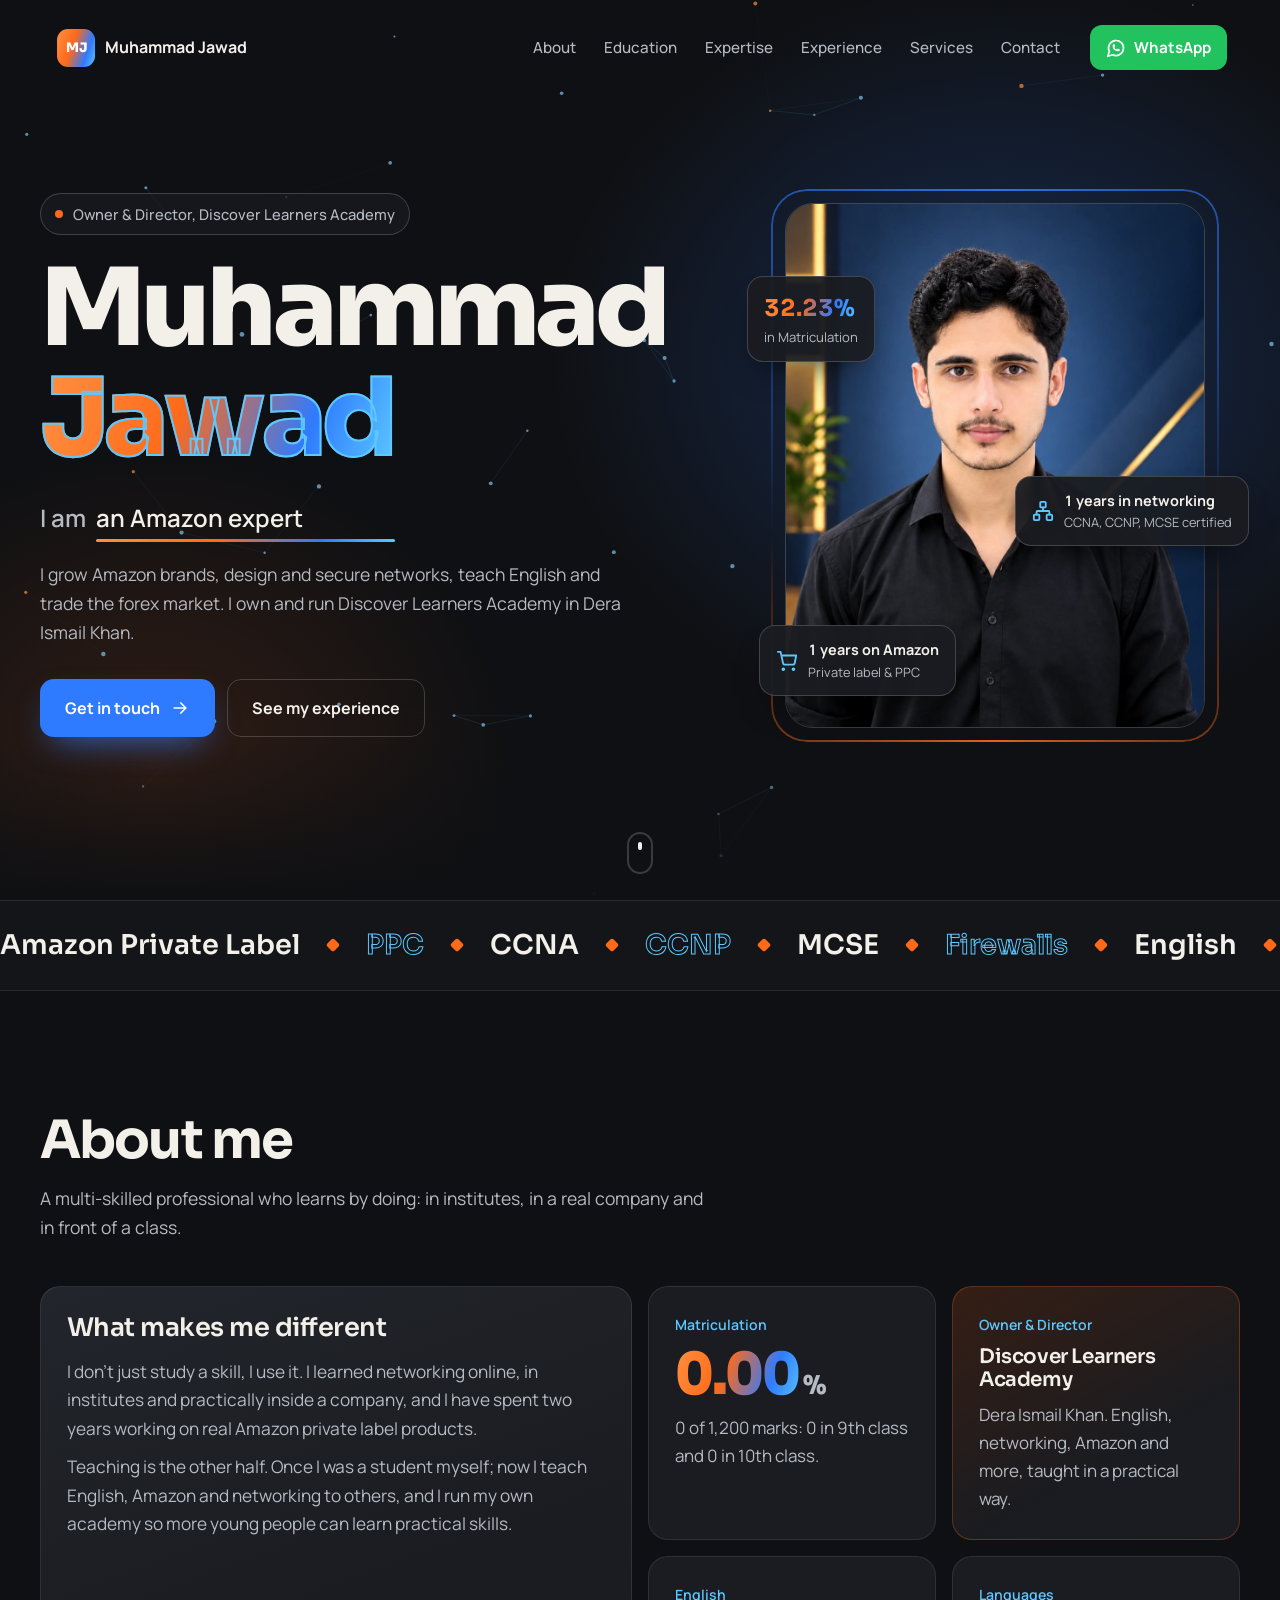
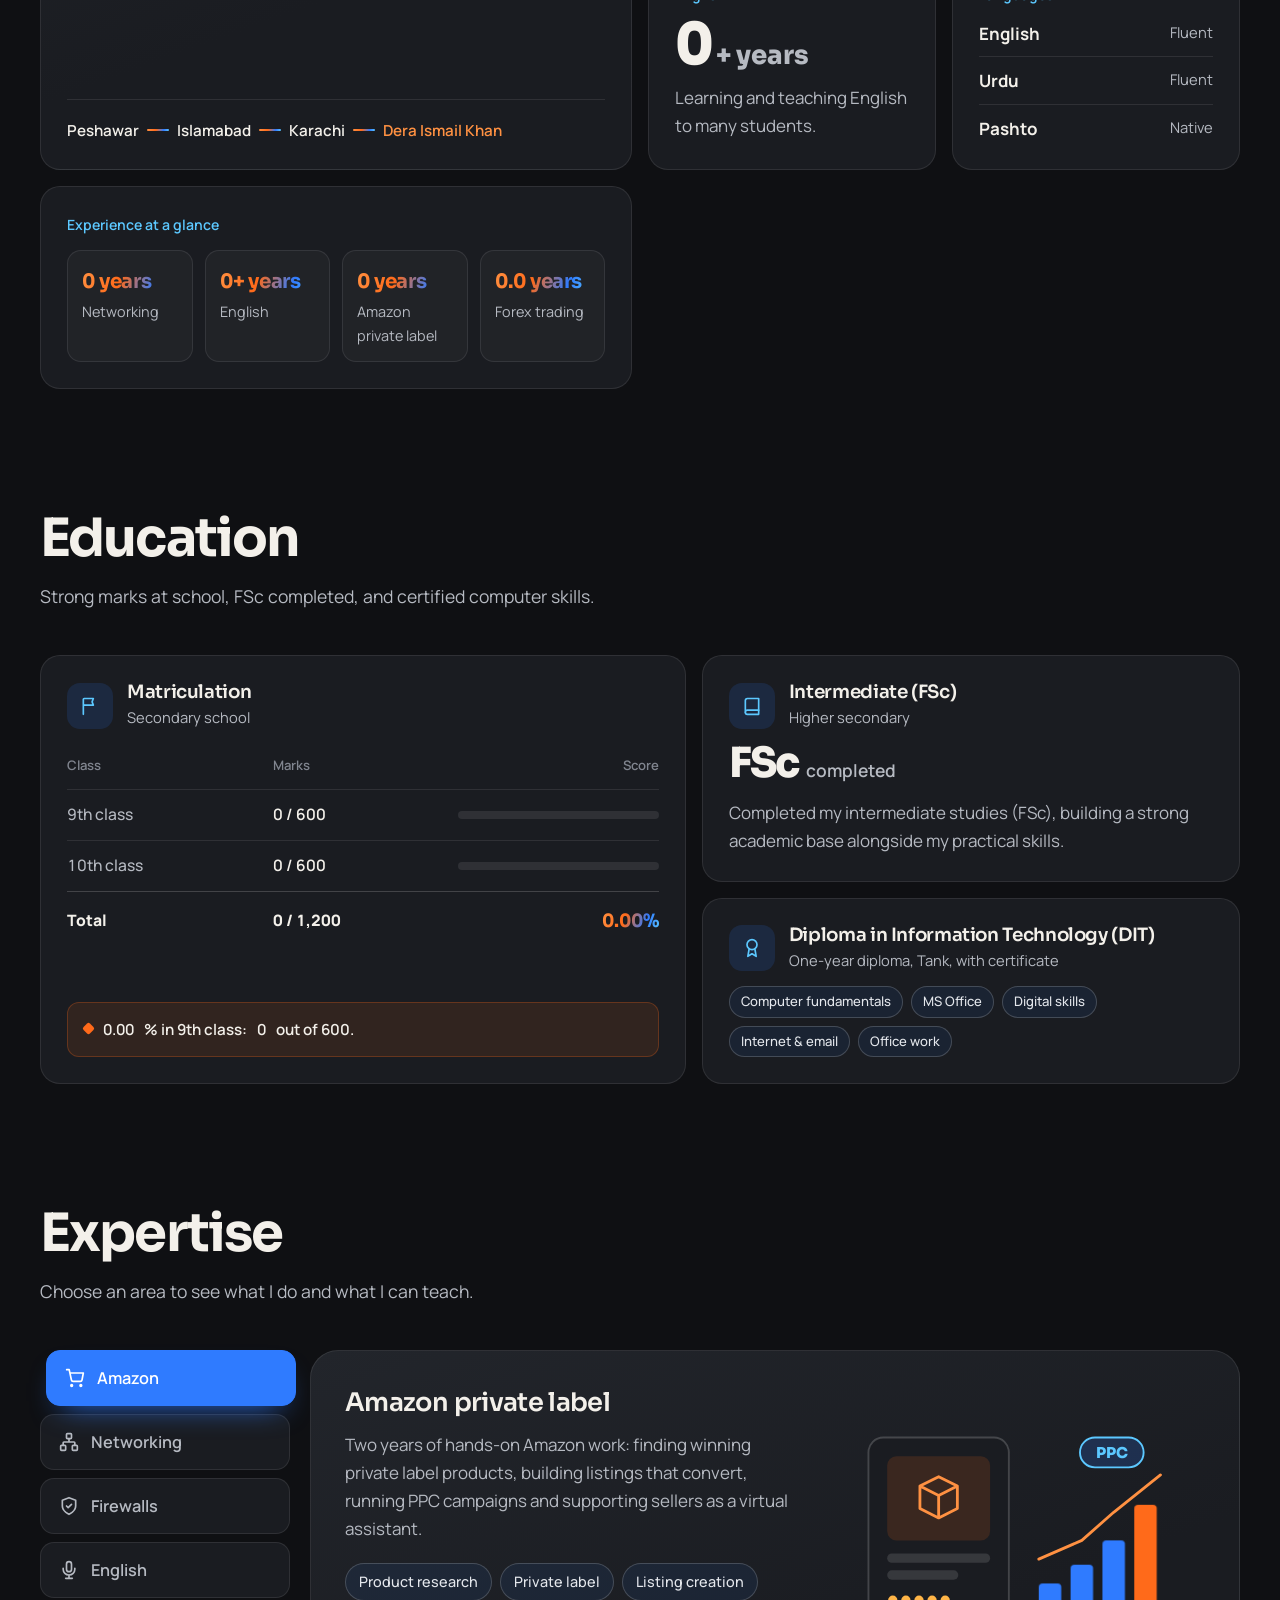
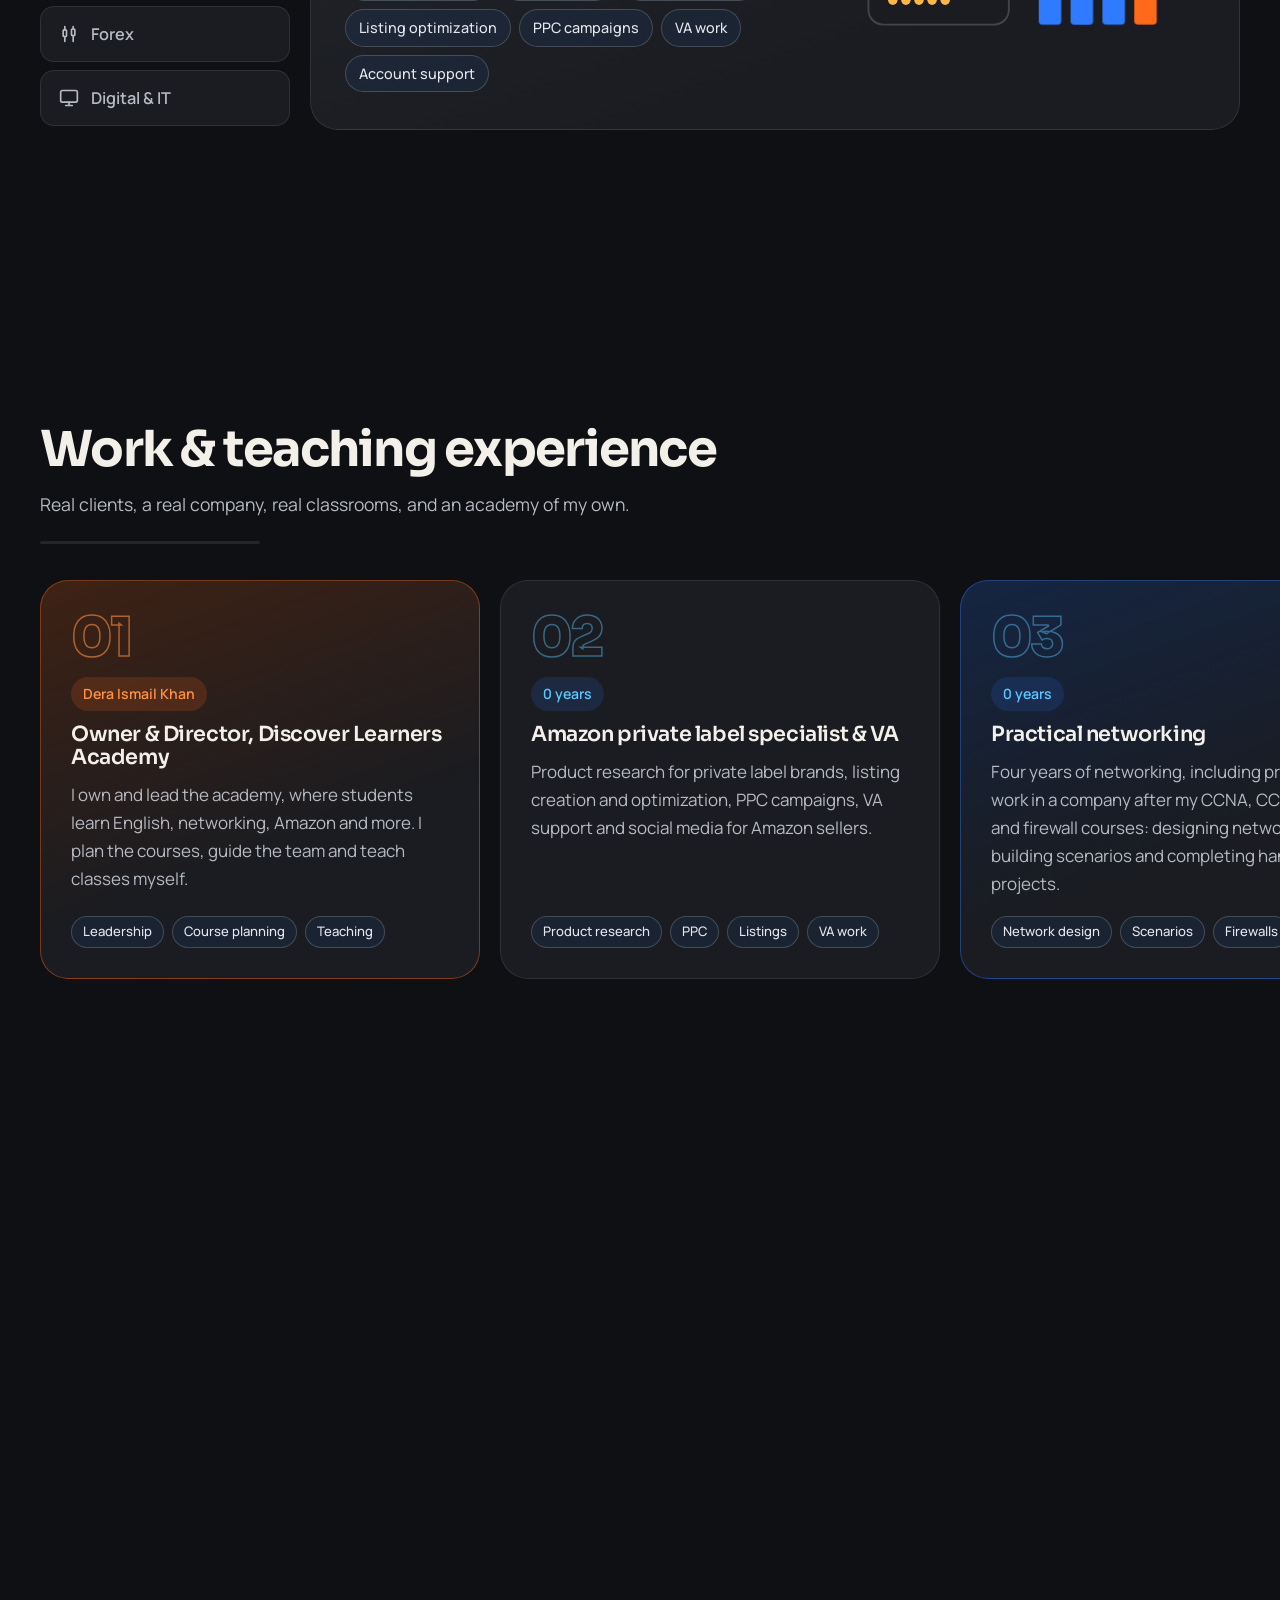
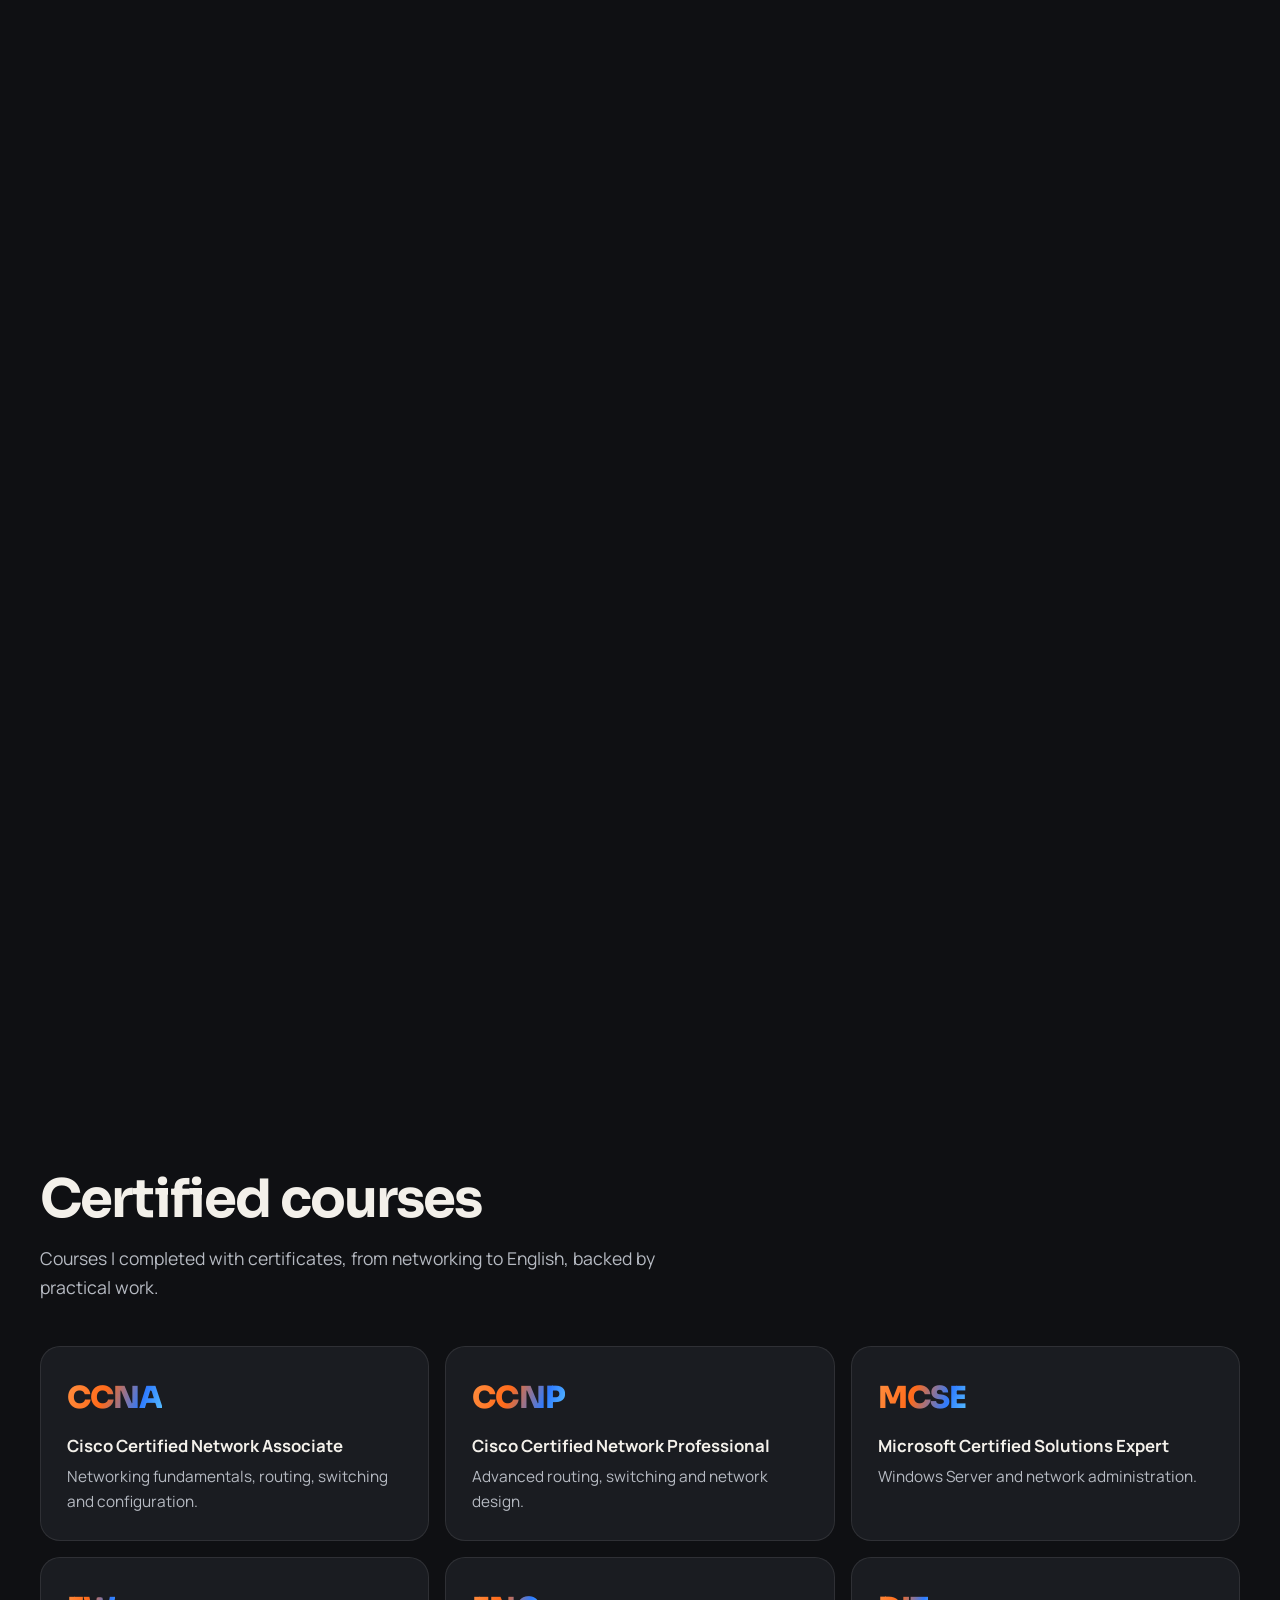
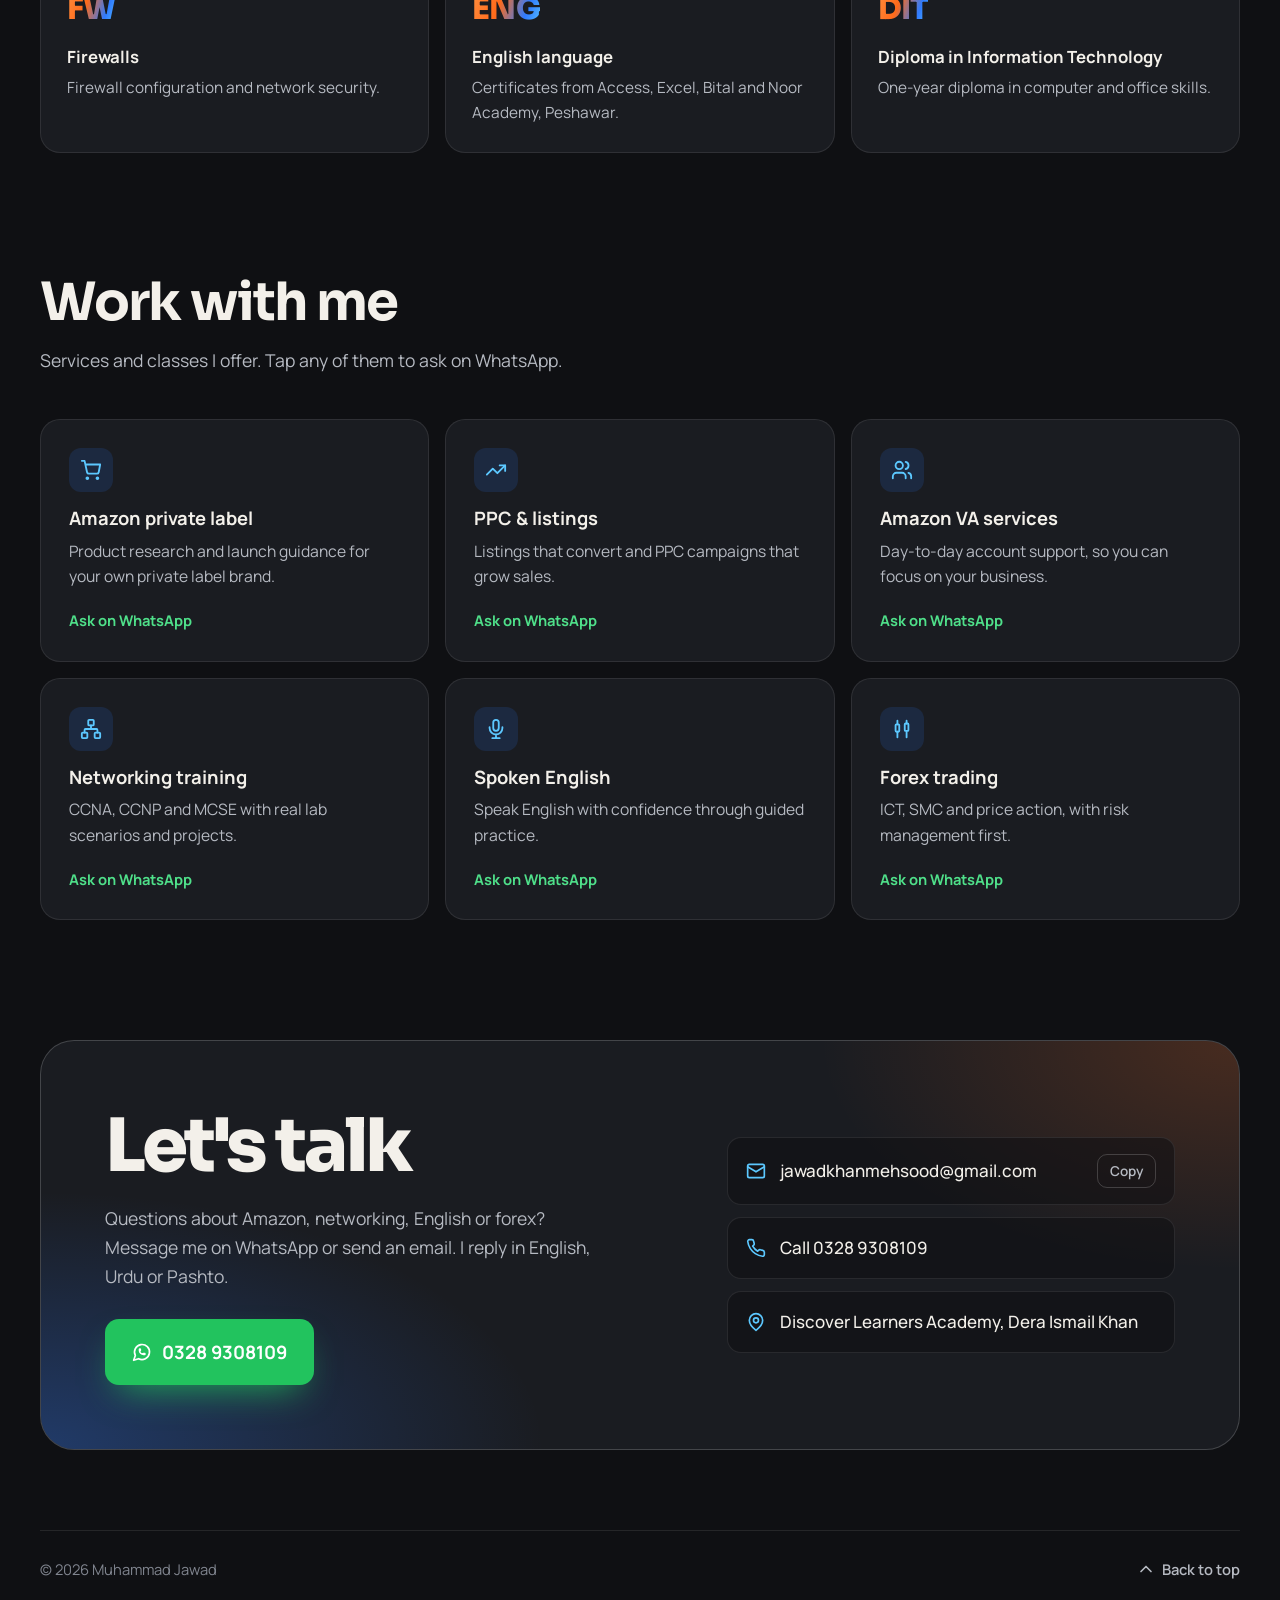
<file: index.html>
<!doctype html>
<html lang="en">
<head>
  <meta charset="utf-8">
  <meta name="viewport" content="width=device-width, initial-scale=1">
  <title>Muhammad Jawad | Amazon Expert, Networking Professional &amp; English Trainer</title>
  <meta name="description" content="Muhammad Jawad: Owner and Director of Discover Learners Academy, Dera Ismail Khan. Amazon private label expert, networking professional (CCNA, CCNP, MCSE, firewalls), English trainer and forex trader.">
  <meta name="author" content="Muhammad Jawad">
  <meta name="theme-color" content="#0f1013">
  <meta property="og:type" content="profile">
  <meta property="og:title" content="Muhammad Jawad | Amazon Expert, Networking Professional &amp; English Trainer">
  <meta property="og:description" content="Owner and Director of Discover Learners Academy. Amazon expert, networking professional, English trainer and forex trader.">
  <meta property="og:image" content="https://d-l-academy.github.io/Portfolio/assets/og-image.jpg">
  <meta property="og:url" content="https://d-l-academy.github.io/Portfolio/">
  <link rel="canonical" href="https://d-l-academy.github.io/Portfolio/">
  <meta name="twitter:card" content="summary_large_image">
  <link rel="icon" href="assets/favicon.svg" type="image/svg+xml">
  <link rel="apple-touch-icon" href="assets/apple-touch-icon.png">
  <link rel="preconnect" href="https://fonts.googleapis.com">
  <link rel="preconnect" href="https://fonts.gstatic.com" crossorigin>
  <link rel="stylesheet" href="https://fonts.googleapis.com/css2?family=Manrope:wght@400;500;600;700&family=Sora:wght@500;600;700;800&display=swap">
  <link rel="stylesheet" href="css/style.css">
  <script>document.documentElement.classList.add('js');</script>
  <script type="application/ld+json">
  {
    "@context": "https://schema.org",
    "@type": "Person",
    "name": "Muhammad Jawad",
    "email": "mailto:jawadkhanmehsood@gmail.com",
    "telephone": "+923289308109",
    "jobTitle": ["Owner & Director, Discover Learners Academy", "Amazon Private Label Specialist", "Networking Professional", "English Trainer", "Forex Trader"],
    "worksFor": { "@type": "EducationalOrganization", "name": "Discover Learners Academy", "address": { "@type": "PostalAddress", "addressLocality": "Dera Ismail Khan", "addressRegion": "Khyber Pakhtunkhwa", "addressCountry": "PK" } },
    "knowsLanguage": ["English", "Urdu", "Pashto"],
    "knowsAbout": ["Amazon private label", "Amazon PPC", "Product research", "CCNA", "CCNP", "MCSE", "Firewalls", "English language teaching", "Forex trading", "ICT", "SMC", "Price action", "Social media"]
  }
  </script>
</head>
<body>
<svg width="0" height="0" style="position:absolute" aria-hidden="true" focusable="false">
    <symbol id="i-wa" viewBox="0 0 24 24"><path d="M7.9 20A9 9 0 1 0 4 16.1L2 22Z"/><path d="M9 10a.5.5 0 0 0 1 0V9a.5.5 0 0 0-1 0v1a5 5 0 0 0 5 5h1a.5.5 0 0 0 0-1h-1a.5.5 0 0 0 0 1"/></symbol>
    <symbol id="i-phone" viewBox="0 0 24 24"><path d="M22 16.9v3a2 2 0 0 1-2.2 2 19.8 19.8 0 0 1-8.6-3.1 19.5 19.5 0 0 1-6-6A19.8 19.8 0 0 1 2.1 4.2 2 2 0 0 1 4.1 2h3a2 2 0 0 1 2 1.7c.1.9.4 1.8.7 2.7a2 2 0 0 1-.5 2.1L8 9.8a16 16 0 0 0 6 6l1.3-1.3a2 2 0 0 1 2.1-.4c.9.3 1.8.6 2.7.7a2 2 0 0 1 1.7 2z"/></symbol>
    <symbol id="i-pin" viewBox="0 0 24 24"><path d="M20 10c0 6-8 12-8 12S4 16 4 10a8 8 0 0 1 16 0Z"/><circle cx="12" cy="10" r="3"/></symbol>
    <symbol id="i-arrow" viewBox="0 0 24 24"><path d="M5 12h14M13 6l6 6-6 6"/></symbol>
    <symbol id="i-cap" viewBox="0 0 24 24"><path d="M22 10 12 5 2 10l10 5 10-5z"/><path d="M6 12v5c3 2 9 2 12 0v-5"/></symbol>
    <symbol id="i-net" viewBox="0 0 24 24"><rect x="16" y="16" width="6" height="6" rx="1"/><rect x="2" y="16" width="6" height="6" rx="1"/><rect x="9" y="2" width="6" height="6" rx="1"/><path d="M5 16v-3a1 1 0 0 1 1-1h12a1 1 0 0 1 1 1v3M12 12V8"/></symbol>
    <symbol id="i-shield" viewBox="0 0 24 24"><path d="M12 22s8-4 8-10V5l-8-3-8 3v7c0 6 8 10 8 10z"/><path d="m9 12 2 2 4-4"/></symbol>
    <symbol id="i-server" viewBox="0 0 24 24"><rect x="3" y="4" width="18" height="7" rx="2"/><rect x="3" y="13" width="18" height="7" rx="2"/><path d="M7 7.5h.01M7 16.5h.01"/></symbol>
    <symbol id="i-mic" viewBox="0 0 24 24"><rect x="9" y="2" width="6" height="12" rx="3"/><path d="M19 10v1a7 7 0 0 1-14 0v-1M12 18v4M8 22h8"/></symbol>
    <symbol id="i-book" viewBox="0 0 24 24"><path d="M4 19.5A2.5 2.5 0 0 1 6.5 17H20V3H6.5A2.5 2.5 0 0 0 4 5.5z"/><path d="M4 19.5A2.5 2.5 0 0 0 6.5 22H20v-5"/></symbol>
    <symbol id="i-chart" viewBox="0 0 24 24"><path d="M7 3v4M7 15v6M17 3v3M17 14v7"/><rect x="5" y="7" width="4" height="8" rx="1"/><rect x="15" y="6" width="4" height="8" rx="1"/></symbol>
    <symbol id="i-monitor" viewBox="0 0 24 24"><rect x="2" y="3" width="20" height="14" rx="2"/><path d="M8 21h8M12 17v4"/></symbol>
    <symbol id="i-flag" viewBox="0 0 24 24"><path d="M4 22V4a1 1 0 0 1 1-1h11l-1.5 4L16 11H5"/></symbol>
    <symbol id="i-globe" viewBox="0 0 24 24"><circle cx="12" cy="12" r="10"/><path d="M2 12h20M12 2a15 15 0 0 1 0 20M12 2a15 15 0 0 0 0 20"/></symbol>
    <symbol id="i-up" viewBox="0 0 24 24"><path d="m18 15-6-6-6 6"/></symbol>
    <symbol id="i-cart" viewBox="0 0 24 24"><circle cx="8" cy="21" r="1"/><circle cx="19" cy="21" r="1"/><path d="M2 2h3l2.7 12.4a2 2 0 0 0 2 1.6h8.7a2 2 0 0 0 2-1.6L22 6H6"/></symbol>
    <symbol id="i-mail" viewBox="0 0 24 24"><rect x="2" y="4" width="20" height="16" rx="2"/><path d="m22 7-10 6L2 7"/></symbol>
    <symbol id="i-trend" viewBox="0 0 24 24"><path d="m22 7-8.5 8.5-5-5L2 17"/><path d="M16 7h6v6"/></symbol>
    <symbol id="i-users" viewBox="0 0 24 24"><path d="M16 21v-2a4 4 0 0 0-4-4H6a4 4 0 0 0-4 4v2"/><circle cx="9" cy="7" r="4"/><path d="M22 21v-2a4 4 0 0 0-3-3.9M16 3.1a4 4 0 0 1 0 7.8"/></symbol>
    <symbol id="i-cert" viewBox="0 0 24 24"><circle cx="12" cy="8" r="6"/><path d="M15.5 13.5 17 22l-5-3-5 3 1.5-8.5"/></symbol>
  </svg>

  <div class="loader" aria-hidden="true">
    <div class="loader__mark">MJ</div>
    <div class="loader__bar"><span></span></div>
  </div>

  <a class="skip" href="#about">Skip to content</a>
  <div class="progress" aria-hidden="true"><span></span></div>

  <header class="nav">
    <a class="nav__logo" href="#top" aria-label="Muhammad Jawad, back to top"><span class="nav__mark">MJ</span><span>Muhammad Jawad</span></a>
    <nav class="nav__links" aria-label="Main">
      <a href="#about">About</a>
      <a href="#education">Education</a>
      <a href="#expertise">Expertise</a>
      <a href="#experience">Experience</a>
      <a href="#services">Services</a>
      <a href="#contact">Contact</a>
    </nav>
    <a class="nav__cta" href="https://wa.me/923289308109" data-wa-default target="_blank" rel="noopener"><svg class="i" viewBox="0 0 24 24" aria-hidden="true"><use href="#i-wa"/></svg><span>WhatsApp</span></a>
    <button class="nav__burger" type="button" aria-label="Open menu" aria-expanded="false" aria-controls="mobile-menu"><span></span><span></span></button>
  </header>
  <div class="mmenu" id="mobile-menu" hidden>
    <a href="#about">About</a><a href="#education">Education</a><a href="#expertise">Expertise</a><a href="#experience">Experience</a><a href="#services">Services</a><a href="#contact">Contact</a>
  </div>

  <main id="top">
    <!-- ===================== HERO ===================== -->
    <section class="hero" aria-labelledby="hero-name">
      <canvas class="hero__net" aria-hidden="true"></canvas>
      <div class="hero__grid wrap">
        <div class="hero__copy">
          <p class="hero__status"><span class="dot"></span>Owner &amp; Director, Discover Learners Academy</p>
          <h1 id="hero-name" class="hero__name">
            <span class="hero__row"><span class="split">Muhammad</span></span>
            <span class="hero__row"><span class="split split--outline">Jawad</span></span>
          </h1>
          <p class="hero__roles" aria-live="off">
            <span class="hero__roles-fixed">I am</span>
            <span class="rotator" aria-label="an Amazon expert, a networking professional, an English trainer, a forex trader and an academy director">
              <span class="rotator__item is-on">an Amazon expert</span>
              <span class="rotator__item">a networking professional</span>
              <span class="rotator__item">an English trainer</span>
              <span class="rotator__item">a forex trader</span>
              <span class="rotator__item">an academy director</span>
            </span>
          </p>
          <p class="hero__lead">I grow Amazon brands, design and secure networks, teach English and trade the forex market. I own and run Discover Learners Academy in Dera Ismail Khan.</p>
          <div class="hero__actions">
            <a class="btn btn--primary magnetic" href="#contact"><span>Get in touch</span><svg class="i" viewBox="0 0 24 24" aria-hidden="true"><use href="#i-arrow"/></svg></a>
            <a class="btn btn--ghost" href="#experience">See my experience</a>
          </div>
        </div>

        <div class="hero__visual">
          <div class="portrait">
            <div class="portrait__frame">
              <img src="assets/images/profile-photo.jpg" width="960" height="1200" alt="Portrait of Muhammad Jawad" fetchpriority="high">
            </div>
            <div class="portrait__ring" aria-hidden="true"></div>
            <div class="badge badge--a"><strong><span data-count="93.75" data-decimals="2">93.75</span>%</strong><span>in Matriculation</span></div>
            <div class="badge badge--b"><svg class="i" viewBox="0 0 24 24" aria-hidden="true"><use href="#i-net"/></svg><span><strong><span data-count="4">4</span> years in networking</strong><small>CCNA, CCNP, MCSE certified</small></span></div>
            <div class="badge badge--c"><svg class="i" viewBox="0 0 24 24" aria-hidden="true"><use href="#i-cart"/></svg><span><strong><span data-count="2">2</span> years on Amazon</strong><small>Private label &amp; PPC</small></span></div>
          </div>
        </div>
      </div>
      <a class="hero__scroll" href="#about" aria-label="Scroll to About"><span></span></a>
    </section>

    <div class="marquee" aria-hidden="true">
      <div class="marquee__track">
        <span>Amazon Private Label</span><i></i><span>PPC</span><i></i><span>CCNA</span><i></i><span>CCNP</span><i></i><span>MCSE</span><i></i><span>Firewalls</span><i></i><span>English</span><i></i><span>Forex Trading</span><i></i>
        <span>Amazon Private Label</span><i></i><span>PPC</span><i></i><span>CCNA</span><i></i><span>CCNP</span><i></i><span>MCSE</span><i></i><span>Firewalls</span><i></i><span>English</span><i></i><span>Forex Trading</span><i></i>
      </div>
    </div>

    <!-- ===================== ABOUT ===================== -->
    <section id="about" class="section wrap" aria-labelledby="about-title">
      <div class="head reveal">
        <h2 id="about-title">About me</h2>
        <p>A multi-skilled professional who learns by doing: in institutes, in a real company and in front of a class.</p>
      </div>
      <div class="bento">
        <article class="tile tile--story reveal">
          <h3>What makes me different</h3>
          <p>I don't just study a skill, I use it. I learned networking online, in institutes and practically inside a company, and I have spent two years working on real Amazon private label products.</p>
          <p>Teaching is the other half. Once I was a student myself; now I teach English, Amazon and networking to others, and I run my own academy so more young people can learn practical skills.</p>
          <ol class="path" aria-label="Cities I have learned and worked in">
            <li>Peshawar</li><li>Islamabad</li><li>Karachi</li><li>Dera Ismail Khan</li>
          </ol>
        </article>
        <article class="tile tile--score reveal" style="--d:.08s">
          <span class="tile__label">Matriculation</span>
          <p class="tile__big"><span data-count="93.75" data-decimals="2">93.75</span><small>%</small></p>
          <p><span data-count="1125" data-sep>1,125</span> of 1,200 marks: <span data-count="575">575</span> in 9th class and <span data-count="550">550</span> in 10th class.</p>
        </article>
        <article class="tile tile--dla reveal" style="--d:.16s">
          <span class="tile__label">Owner &amp; Director</span>
          <h3>Discover Learners Academy</h3>
          <p>Dera Ismail Khan. English, networking, Amazon and more, taught in a practical way.</p>
        </article>
        <article class="tile tile--cities reveal" style="--d:.08s">
          <span class="tile__label">English</span>
          <p class="tile__big"><span data-count="3">3</span><small>+ years</small></p>
          <p>Learning and teaching English to many students.</p>
        </article>
        <article class="tile tile--langs reveal" style="--d:.16s">
          <span class="tile__label">Languages</span>
          <ul class="langs">
            <li><strong>English</strong><span>Fluent</span></li>
            <li><strong>Urdu</strong><span>Fluent</span></li>
            <li><strong>Pashto</strong><span>Native</span></li>
          </ul>
        </article>
        <article class="tile tile--interests reveal" style="--d:.24s">
          <span class="tile__label">Experience at a glance</span>
          <ul class="yrs">
            <li><strong><span data-count="4">4</span> years</strong><span>Networking</span></li>
            <li><strong><span data-count="3">3</span>+ years</strong><span>English</span></li>
            <li><strong><span data-count="2">2</span> years</strong><span>Amazon private label</span></li>
            <li><strong><span data-count="1.5" data-decimals="1">1.5</span> years</strong><span>Forex trading</span></li>
          </ul>
        </article>
      </div>
    </section>

    <!-- ===================== EDUCATION ===================== -->
    <section id="education" class="section wrap" aria-labelledby="edu-title">
      <div class="head reveal">
        <h2 id="edu-title">Education</h2>
        <p>Strong marks at school, FSc completed, and certified computer skills.</p>
      </div>
      <div class="edu">
        <article class="edu__card edu__card--matric reveal">
          <div class="edu__top"><span class="edu__icon"><svg class="i" viewBox="0 0 24 24" aria-hidden="true"><use href="#i-flag"/></svg></span><div><h3>Matriculation</h3><p>Secondary school</p></div></div>
          <table class="transcript">
            <caption class="sr-only">Matriculation marks by class</caption>
            <thead><tr><th scope="col">Class</th><th scope="col">Marks</th><th scope="col" class="t-bar">Score</th></tr></thead>
            <tbody>
              <tr><th scope="row">9th class</th><td><span data-count="575">575</span> / 600</td><td class="t-bar"><span class="bar" style="--w:95.83%"></span></td></tr>
              <tr><th scope="row">10th class</th><td><span data-count="550">550</span> / 600</td><td class="t-bar"><span class="bar" style="--w:91.67%"></span></td></tr>
            </tbody>
            <tfoot><tr><th scope="row">Total</th><td><span data-count="1125" data-sep>1,125</span> / 1,200</td><td class="t-bar"><strong><span data-count="93.75" data-decimals="2">93.75</span>%</strong></td></tr></tfoot>
          </table>
          <p class="edu__note"><span data-count="95.83" data-decimals="2">95.83</span>% in 9th class: <span data-count="575">575</span> out of 600.</p>
        </article>
        <article class="edu__card reveal" style="--d:.08s">
          <div class="edu__top"><span class="edu__icon"><svg class="i" viewBox="0 0 24 24" aria-hidden="true"><use href="#i-book"/></svg></span><div><h3>Intermediate (FSc)</h3><p>Higher secondary</p></div></div>
          <p class="edu__big">FSc<small> completed</small></p>
          <p>Completed my intermediate studies (FSc), building a strong academic base alongside my practical skills.</p>
        </article>
        <article class="edu__card edu__card--dit reveal" style="--d:.24s">
          <div class="edu__top"><span class="edu__icon"><svg class="i" viewBox="0 0 24 24" aria-hidden="true"><use href="#i-cert"/></svg></span><div><h3>Diploma in Information Technology (DIT)</h3><p>One-year diploma, Tank, with certificate</p></div></div>
          <ul class="chips chips--sm"><li>Computer fundamentals</li><li>MS Office</li><li>Digital skills</li><li>Internet &amp; email</li><li>Office work</li></ul>
        </article>
      </div>
    </section>

    <!-- ===================== EXPERTISE ===================== -->
    <section id="expertise" class="section wrap" aria-labelledby="exp-title">
      <div class="head reveal">
        <h2 id="exp-title">Expertise</h2>
        <p>Choose an area to see what I do and what I can teach.</p>
      </div>
      <div class="tabs reveal">
        <div class="tabs__list" role="tablist" aria-label="Areas of expertise">
          <button role="tab" id="t-amz" aria-controls="p-amz" aria-selected="true"><svg class="i" viewBox="0 0 24 24" aria-hidden="true"><use href="#i-cart"/></svg>Amazon</button>
          <button role="tab" id="t-net" aria-controls="p-net" aria-selected="false" tabindex="-1"><svg class="i" viewBox="0 0 24 24" aria-hidden="true"><use href="#i-net"/></svg>Networking</button>
          <button role="tab" id="t-sec" aria-controls="p-sec" aria-selected="false" tabindex="-1"><svg class="i" viewBox="0 0 24 24" aria-hidden="true"><use href="#i-shield"/></svg>Firewalls</button>
          <button role="tab" id="t-eng" aria-controls="p-eng" aria-selected="false" tabindex="-1"><svg class="i" viewBox="0 0 24 24" aria-hidden="true"><use href="#i-mic"/></svg>English</button>
          <button role="tab" id="t-fx" aria-controls="p-fx" aria-selected="false" tabindex="-1"><svg class="i" viewBox="0 0 24 24" aria-hidden="true"><use href="#i-chart"/></svg>Forex</button>
          <button role="tab" id="t-it" aria-controls="p-it" aria-selected="false" tabindex="-1"><svg class="i" viewBox="0 0 24 24" aria-hidden="true"><use href="#i-monitor"/></svg>Digital &amp; IT</button>
        </div>

        <div class="tabs__panel" role="tabpanel" id="p-amz" aria-labelledby="t-amz">
          <div class="panel__text">
            <h3>Amazon private label</h3>
            <p>Two years of hands-on Amazon work: finding winning private label products, building listings that convert, running PPC campaigns and supporting sellers as a virtual assistant.</p>
            <ul class="chips"><li>Product research</li><li>Private label</li><li>Listing creation</li><li>Listing optimization</li><li>PPC campaigns</li><li>VA work</li><li>Account support</li></ul>
          </div>
          <svg class="viz viz--amz" viewBox="0 0 400 300" aria-hidden="true">
            <rect class="card" x="40" y="40" width="150" height="200" rx="16"/>
            <rect class="img" x="60" y="60" width="110" height="90" rx="10"/>
            <path class="box" d="M95 92 l20 -10 l20 10 v24 l-20 10 l-20 -10 Z M95 92 l20 10 l20 -10 M115 102 v24"/>
            <rect class="ln" x="60" y="164" width="110" height="10" rx="5"/><rect class="ln" x="60" y="182" width="76" height="10" rx="5"/>
            <g class="stars"><circle cx="66" cy="214" r="5"/><circle cx="80" cy="214" r="5"/><circle cx="94" cy="214" r="5"/><circle cx="108" cy="214" r="5"/><circle cx="122" cy="214" r="5"/></g>
            <g class="bars"><rect x="222" y="196" width="24" height="44" rx="4"/><rect x="256" y="176" width="24" height="64" rx="4"/><rect x="290" y="150" width="24" height="90" rx="4"/><rect x="324" y="112" width="24" height="128" rx="4"/></g>
            <path class="trend" d="M222 170 L268 150 L302 120 L352 80"/>
            <g transform="translate(300 56)"><g class="ppc"><rect x="-34" y="-16" width="68" height="32" rx="16"/><text x="0" y="6">PPC</text></g></g>
          </svg>
        </div>

        <div class="tabs__panel" role="tabpanel" id="p-net" aria-labelledby="t-net" hidden>
          <div class="panel__text">
            <h3>Computer networking</h3>
            <p>Four years in networking. I studied CCNA, CCNP and MCSE online, in institutes and practically inside a company. I can design networks, build lab scenarios and complete real projects from planning to configuration.</p>
            <ul class="chips"><li>CCNA</li><li>CCNP</li><li>MCSE</li><li>Network design</li><li>Lab scenarios</li><li>Routing &amp; switching</li><li>Windows Server</li><li>Practical projects</li></ul>
          </div>
          <svg class="viz viz--net" viewBox="0 0 400 300" aria-hidden="true">
            <g class="links"><path d="M200 60 L90 160 M200 60 L310 160 M90 160 L60 250 M90 160 L150 250 M310 160 L250 250 M310 160 L340 250 M90 160 L310 160"/></g>
            <g class="packets"><circle r="5"><animateMotion dur="2.4s" repeatCount="indefinite" path="M200 60 L90 160 L60 250"/></circle><circle r="5" class="red"><animateMotion dur="3s" repeatCount="indefinite" path="M340 250 L310 160 L200 60"/></circle><circle r="5"><animateMotion dur="2.8s" repeatCount="indefinite" path="M150 250 L90 160 L310 160 L250 250"/></circle></g>
            <g class="nodes"><rect x="176" y="40" width="48" height="40" rx="10"/><rect x="66" y="140" width="48" height="40" rx="10"/><rect x="286" y="140" width="48" height="40" rx="10"/><circle cx="60" cy="250" r="16"/><circle cx="150" cy="250" r="16"/><circle cx="250" cy="250" r="16"/><circle cx="340" cy="250" r="16"/></g>
          </svg>
        </div>

        <div class="tabs__panel" role="tabpanel" id="p-sec" aria-labelledby="t-sec" hidden>
          <div class="panel__text">
            <h3>Firewalls &amp; network security</h3>
            <p>Certified firewall training and practical experience configuring firewalls, so networks let the right traffic in and keep threats out.</p>
            <ul class="chips"><li>Firewall configuration</li><li>Security policies</li><li>Access control</li><li>VPN basics</li><li>Network security</li></ul>
          </div>
          <svg class="viz viz--sec" viewBox="0 0 400 300" aria-hidden="true">
            <g class="wall"><rect x="185" y="40" width="30" height="220" rx="8"/><path d="M185 80h30M185 120h30M185 160h30M185 200h30M185 240h30"/></g>
            <g class="flow ok"><circle r="6"><animateMotion dur="2.6s" repeatCount="indefinite" path="M30 110 L370 110"/></circle><circle r="6"><animateMotion dur="2.6s" begin="1.3s" repeatCount="indefinite" path="M30 110 L370 110"/></circle></g>
            <g class="flow bad"><circle r="6"><animateMotion dur="1.6s" repeatCount="indefinite" path="M30 190 L178 190"/></circle></g>
            <path class="lane" d="M30 110 H370 M30 190 H178"/>
            <g class="shieldmark" transform="translate(300 210)"><path d="M0 -36 L28 -24 V2 C28 22 0 36 0 36 C0 36 -28 22 -28 2 V-24 Z"/><path d="M-11 2 l8 8 l15 -16" class="tick"/></g>
          </svg>
        </div>

        <div class="tabs__panel" role="tabpanel" id="p-eng" aria-labelledby="t-eng" hidden>
          <div class="panel__text">
            <h3>English language</h3>
            <p>More than three years of learning and teaching English, with certificates from Access, Excel, Bital and Noor Academy in Peshawar. I have been the student, so I know where learners get stuck, and I help them speak and write with confidence.</p>
            <ul class="chips"><li>Spoken English</li><li>Conversation</li><li>Grammar</li><li>Writing</li><li>Confidence building</li><li>Teaching</li><li>Access, Excel, Bital &amp; Noor Academy certificates</li></ul>
          </div>
          <svg class="viz viz--eng" viewBox="0 0 400 300" aria-hidden="true">
            <g class="bubble a"><rect x="40" y="50" width="210" height="76" rx="22"/><path d="M80 126 l-14 26 l34 -26"/><text x="62" y="98">How are you?</text></g>
            <g class="bubble b"><rect x="150" y="160" width="210" height="76" rx="22"/><path d="M320 236 l14 26 l-34 -26"/><text x="172" y="208">I'm doing great!</text></g>
            <g class="wave"><rect x="60" y="262" width="6" height="16" rx="3"/><rect x="74" y="256" width="6" height="28" rx="3"/><rect x="88" y="262" width="6" height="16" rx="3"/><rect x="102" y="252" width="6" height="36" rx="3"/><rect x="116" y="260" width="6" height="20" rx="3"/></g>
          </svg>
        </div>

        <div class="tabs__panel" role="tabpanel" id="p-fx" aria-labelledby="t-fx" hidden>
          <div class="panel__text">
            <h3>Forex trading</h3>
            <p>A year and a half in the forex market, trading with ICT, SMC and price action concepts and a clear plan for every trade. Trading carries real risk, so risk management always comes first.</p>
            <ul class="chips"><li>ICT</li><li>SMC</li><li>Price action</li><li>Market structure</li><li>Liquidity</li><li>Risk management</li></ul>
          </div>
          <svg class="viz viz--fx" viewBox="0 0 400 300" aria-hidden="true">
            <defs>
              <radialGradient id="fx-glow" cx="92%" cy="18%" r="70%"><stop offset="0" stop-color="#22e05a" stop-opacity=".22"/><stop offset="1" stop-color="#22e05a" stop-opacity="0"/></radialGradient>
              <filter id="fx-neon" x="-20%" y="-20%" width="140%" height="140%"><feGaussianBlur stdDeviation="2.2" result="b"/><feMerge><feMergeNode in="b"/><feMergeNode in="SourceGraphic"/></feMerge></filter>
            </defs>
            <rect class="screen" x="4" y="4" width="392" height="292" rx="16"/>
            <rect x="4" y="4" width="392" height="292" rx="16" fill="url(#fx-glow)"/>
            <g class="grid"><path d="M4 64H396M4 124H396M4 184H396M4 244H396"/><path d="M68 4V296M132 4V296M196 4V296M260 4V296M324 4V296"/></g>
            <g class="candles" filter="url(#fx-neon)"></g>
            <g class="live"><line class="live__line" x1="4" x2="396" y1="0" y2="0"/><circle class="live__dot" r="4"/><g class="live__tag"><rect x="0" y="-11" width="46" height="22" rx="6"/><text x="23" y="4">LIVE</text></g></g>
          </svg>
        </div>

        <div class="tabs__panel" role="tabpanel" id="p-it" aria-labelledby="t-it" hidden>
          <div class="panel__text">
            <h3>Digital &amp; computer skills</h3>
            <p>A certified one-year Diploma in Information Technology, plus the digital skills I use every day for Amazon clients, social media and running an academy.</p>
            <ul class="chips"><li>DIT certified</li><li>MS Office</li><li>Social media management</li><li>Content for brands</li><li>Computer fundamentals</li></ul>
          </div>
          <svg class="viz viz--it" viewBox="0 0 400 300" aria-hidden="true">
            <rect class="screen" x="70" y="40" width="260" height="170" rx="14"/>
            <path class="stand" d="M170 210 L160 250 H240 L230 210"/>
            <g class="sheet"><rect x="92" y="62" width="216" height="22" rx="5"/><rect x="92" y="94" width="66" height="14" rx="4"/><rect x="167" y="94" width="66" height="14" rx="4"/><rect x="242" y="94" width="66" height="14" rx="4"/><rect x="92" y="116" width="66" height="14" rx="4"/><rect x="167" y="116" width="66" height="14" rx="4"/><rect x="242" y="116" width="66" height="14" rx="4"/></g>
            <g class="bars"><rect x="110" y="170" width="22" height="22" rx="3"/><rect x="146" y="158" width="22" height="34" rx="3"/><rect x="182" y="146" width="22" height="46" rx="3"/><rect x="218" y="152" width="22" height="40" rx="3"/><rect x="254" y="138" width="22" height="54" rx="3"/></g>
          </svg>
        </div>
      </div>
    </section>

    <!-- ===================== EXPERIENCE ===================== -->
    <section id="experience" class="hscroll" aria-labelledby="xp-title">
      <div class="hscroll__sticky">
        <div class="wrap hscroll__head">
          <h2 id="xp-title">Work &amp; teaching experience</h2>
          <p>Real clients, a real company, real classrooms, and an academy of my own.</p>
          <div class="hscroll__meter" aria-hidden="true"><span></span></div>
        </div>
        <div class="hscroll__track">
          <article class="xp xp--red">
            <span class="xp__step">01</span>
            <span class="xp__city">Dera Ismail Khan</span>
            <h3>Owner &amp; Director, Discover Learners Academy</h3>
            <p>I own and lead the academy, where students learn English, networking, Amazon and more. I plan the courses, guide the team and teach classes myself.</p>
            <ul class="chips chips--sm"><li>Leadership</li><li>Course planning</li><li>Teaching</li></ul>
          </article>
          <article class="xp">
            <span class="xp__step">02</span>
            <span class="xp__city"><span data-count="2">2</span> years</span>
            <h3>Amazon private label specialist &amp; VA</h3>
            <p>Product research for private label brands, listing creation and optimization, PPC campaigns, VA support and social media for Amazon sellers.</p>
            <ul class="chips chips--sm"><li>Product research</li><li>PPC</li><li>Listings</li><li>VA work</li></ul>
          </article>
          <article class="xp xp--blue">
            <span class="xp__step">03</span>
            <span class="xp__city"><span data-count="4">4</span> years</span>
            <h3>Practical networking</h3>
            <p>Four years of networking, including practical work in a company after my CCNA, CCNP, MCSE and firewall courses: designing networks, building scenarios and completing hands-on projects.</p>
            <ul class="chips chips--sm"><li>Network design</li><li>Scenarios</li><li>Firewalls</li></ul>
          </article>
          <article class="xp">
            <span class="xp__step">04</span>
            <span class="xp__city">Peshawar</span>
            <h3>Amazon &amp; networking trainer</h3>
            <p>Taught Amazon and networking to students in Peshawar, turning my own practical work into lessons they can follow step by step.</p>
            <ul class="chips chips--sm"><li>Amazon training</li><li>Networking training</li></ul>
          </article>
          <article class="xp">
            <span class="xp__step">05</span>
            <span class="xp__city">Peshawar &amp; D.I. Khan</span>
            <h3>English trainer</h3>
            <p>More than three years of learning and teaching English, certified by Access, Excel, Bital and Noor Academy in Peshawar, helping many students move from hesitation to speaking with confidence.</p>
            <ul class="chips chips--sm"><li>Spoken English</li><li>Grammar</li><li>Confidence</li></ul>
          </article>
          <article class="xp xp--blue">
            <span class="xp__step">06</span>
            <span class="xp__city"><span data-count="1.5" data-decimals="1">1.5</span> years</span>
            <h3>Forex trader</h3>
            <p>Trading the forex market with ICT, SMC and price action, with risk management and discipline at the centre of every trade.</p>
            <ul class="chips chips--sm"><li>ICT</li><li>SMC</li><li>Price action</li></ul>
          </article>
        </div>
      </div>
    </section>

    <!-- ===================== CERTIFICATES ===================== -->
    <section id="courses" class="section wrap" aria-labelledby="courses-title">
      <div class="head reveal">
        <h2 id="courses-title">Certified courses</h2>
        <p>Courses I completed with certificates, from networking to English, backed by practical work.</p>
      </div>
      <div class="courses courses--6">
        <article class="course reveal"><span class="course__code">CCNA</span><h3>Cisco Certified Network Associate</h3><p>Networking fundamentals, routing, switching and configuration.</p></article>
        <article class="course reveal" style="--d:.06s"><span class="course__code">CCNP</span><h3>Cisco Certified Network Professional</h3><p>Advanced routing, switching and network design.</p></article>
        <article class="course reveal" style="--d:.12s"><span class="course__code">MCSE</span><h3>Microsoft Certified Solutions Expert</h3><p>Windows Server and network administration.</p></article>
        <article class="course reveal" style="--d:.18s"><span class="course__code">FW</span><h3>Firewalls</h3><p>Firewall configuration and network security.</p></article>
        <article class="course reveal" style="--d:.24s"><span class="course__code">ENG</span><h3>English language</h3><p>Certificates from Access, Excel, Bital and Noor Academy, Peshawar.</p></article>
        <article class="course reveal" style="--d:.3s"><span class="course__code">DIT</span><h3>Diploma in Information Technology</h3><p>One-year diploma in computer and office skills.</p></article>
      </div>
    </section>

    <!-- ===================== SERVICES ===================== -->
    <section id="services" class="section wrap" aria-labelledby="svc-title">
      <div class="head reveal">
        <h2 id="svc-title">Work with me</h2>
        <p>Services and classes I offer. Tap any of them to ask on WhatsApp.</p>
      </div>
      <div class="svc">
        <a class="svc__item reveal" href="#" data-wa="Amazon private label coaching"><svg class="i" viewBox="0 0 24 24" aria-hidden="true"><use href="#i-cart"/></svg><h3>Amazon private label</h3><p>Product research and launch guidance for your own private label brand.</p><span class="svc__go">Ask on WhatsApp</span></a>
        <a class="svc__item reveal" href="#" data-wa="Amazon PPC and listings" style="--d:.06s"><svg class="i" viewBox="0 0 24 24" aria-hidden="true"><use href="#i-trend"/></svg><h3>PPC &amp; listings</h3><p>Listings that convert and PPC campaigns that grow sales.</p><span class="svc__go">Ask on WhatsApp</span></a>
        <a class="svc__item reveal" href="#" data-wa="Amazon VA services" style="--d:.12s"><svg class="i" viewBox="0 0 24 24" aria-hidden="true"><use href="#i-users"/></svg><h3>Amazon VA services</h3><p>Day-to-day account support, so you can focus on your business.</p><span class="svc__go">Ask on WhatsApp</span></a>
        <a class="svc__item reveal" href="#" data-wa="CCNA, CCNP and MCSE training"><svg class="i" viewBox="0 0 24 24" aria-hidden="true"><use href="#i-net"/></svg><h3>Networking training</h3><p>CCNA, CCNP and MCSE with real lab scenarios and projects.</p><span class="svc__go">Ask on WhatsApp</span></a>
        <a class="svc__item reveal" href="#" data-wa="Spoken English classes" style="--d:.06s"><svg class="i" viewBox="0 0 24 24" aria-hidden="true"><use href="#i-mic"/></svg><h3>Spoken English</h3><p>Speak English with confidence through guided practice.</p><span class="svc__go">Ask on WhatsApp</span></a>
        <a class="svc__item reveal" href="#" data-wa="Forex trading classes" style="--d:.12s"><svg class="i" viewBox="0 0 24 24" aria-hidden="true"><use href="#i-chart"/></svg><h3>Forex trading</h3><p>ICT, SMC and price action, with risk management first.</p><span class="svc__go">Ask on WhatsApp</span></a>
      </div>
    </section>

    <!-- ===================== CONTACT ===================== -->
    <section id="contact" class="section wrap" aria-labelledby="contact-title">
      <div class="cta reveal">
        <div class="cta__copy">
          <h2 id="contact-title">Let's talk</h2>
          <p>Questions about Amazon, networking, English or forex? Message me on WhatsApp or send an email. I reply in English, Urdu or Pashto.</p>
          <a class="btn btn--wa magnetic" href="https://wa.me/923289308109" data-wa-default target="_blank" rel="noopener"><svg class="i" viewBox="0 0 24 24" aria-hidden="true"><use href="#i-wa"/></svg><span>0328 9308109</span></a>
        </div>
        <ul class="cta__list">
          <li class="cta__email"><svg class="i" viewBox="0 0 24 24" aria-hidden="true"><use href="#i-mail"/></svg><a href="mailto:jawadkhanmehsood@gmail.com?subject=Hello%20Jawad" data-email="jawadkhanmehsood@gmail.com">jawadkhanmehsood@gmail.com</a><button type="button" class="copy" data-copy="jawadkhanmehsood@gmail.com" aria-label="Copy email address">Copy</button></li>
          <li><svg class="i" viewBox="0 0 24 24" aria-hidden="true"><use href="#i-phone"/></svg><a href="tel:+923289308109">Call 0328 9308109</a></li>
          <li><svg class="i" viewBox="0 0 24 24" aria-hidden="true"><use href="#i-pin"/></svg><span>Discover Learners Academy, Dera Ismail Khan</span></li>
        </ul>
      </div>
    </section>
  </main>

  <footer class="foot wrap">
    <p>&copy; <span data-year>2026</span> Muhammad Jawad</p>
    <a href="#top" class="foot__top"><svg class="i" viewBox="0 0 24 24" aria-hidden="true"><use href="#i-up"/></svg>Back to top</a>
  </footer>

  <a class="wa-fab" href="https://wa.me/923289308109" data-wa-default target="_blank" rel="noopener" aria-label="Message Muhammad Jawad on WhatsApp"><svg class="i" viewBox="0 0 24 24" aria-hidden="true"><use href="#i-wa"/></svg></a>

  <script src="js/main.js"></script>
</body>
</html>
</file>
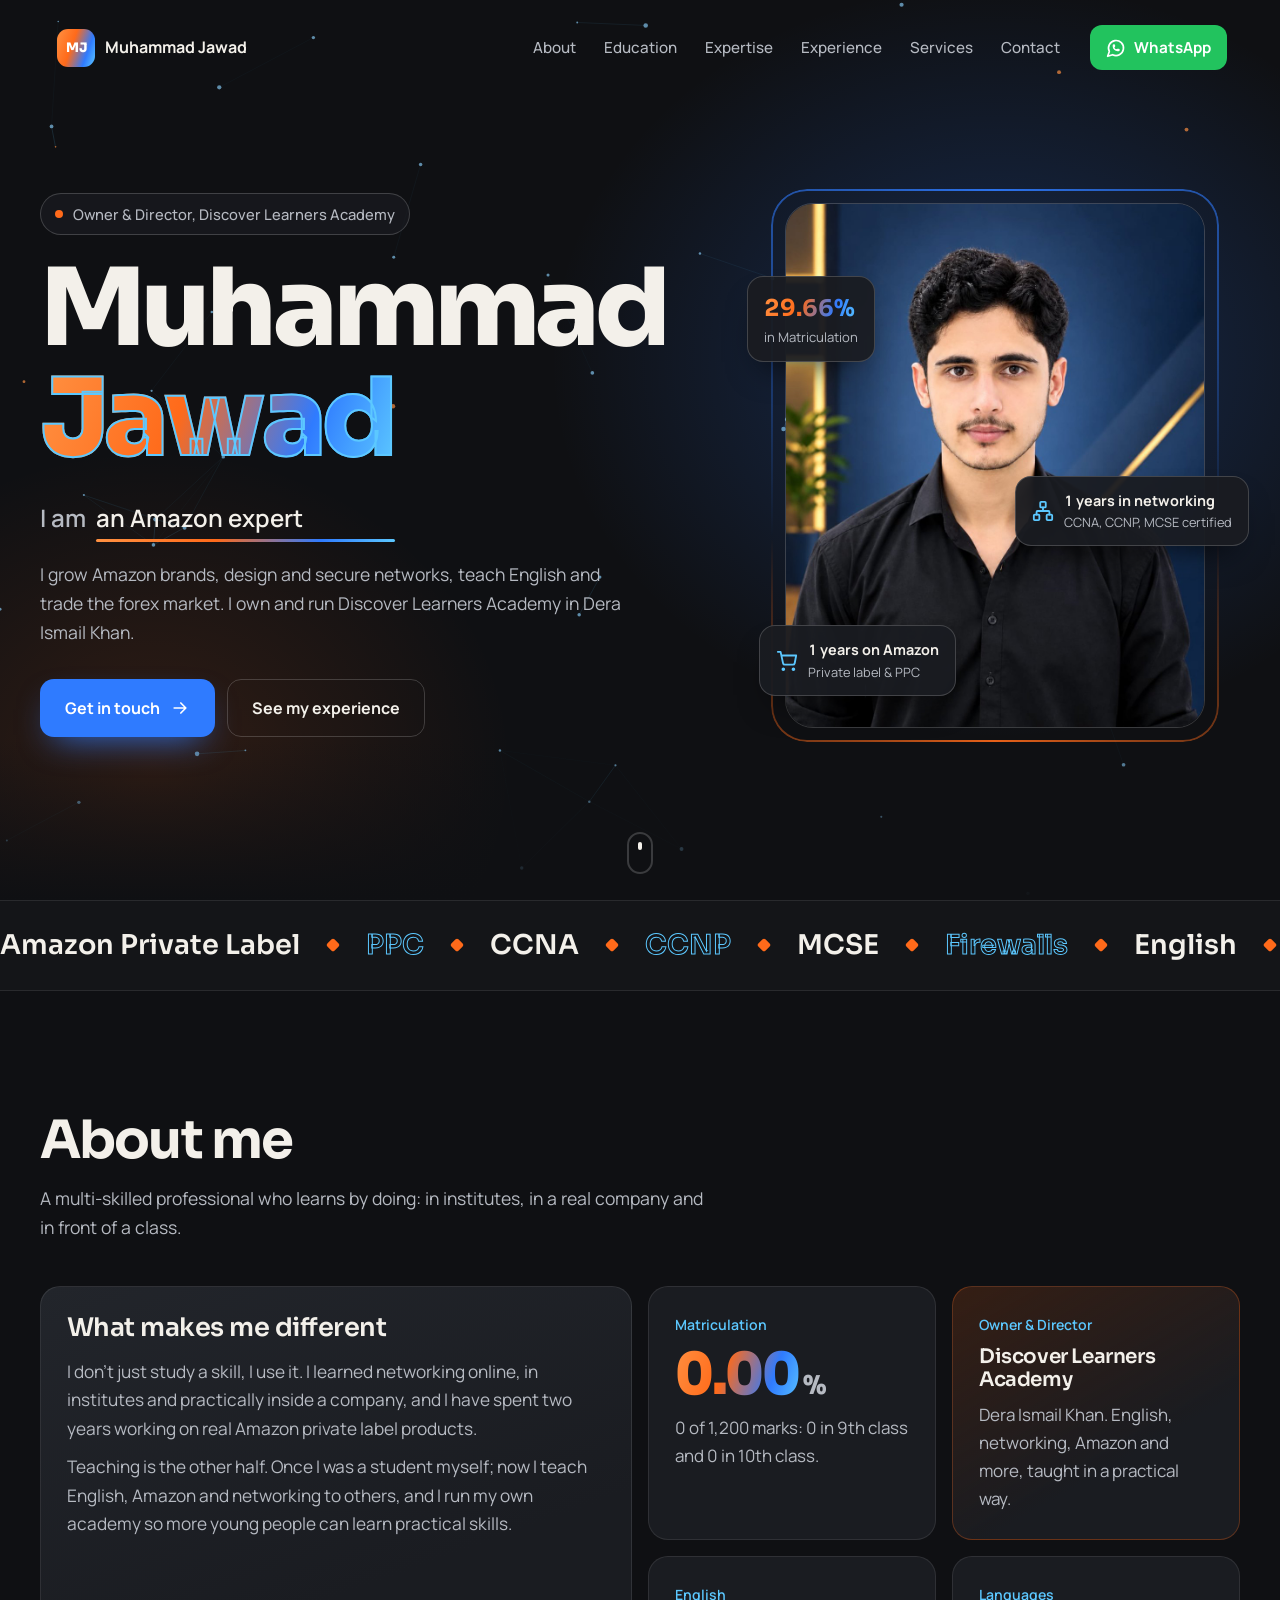
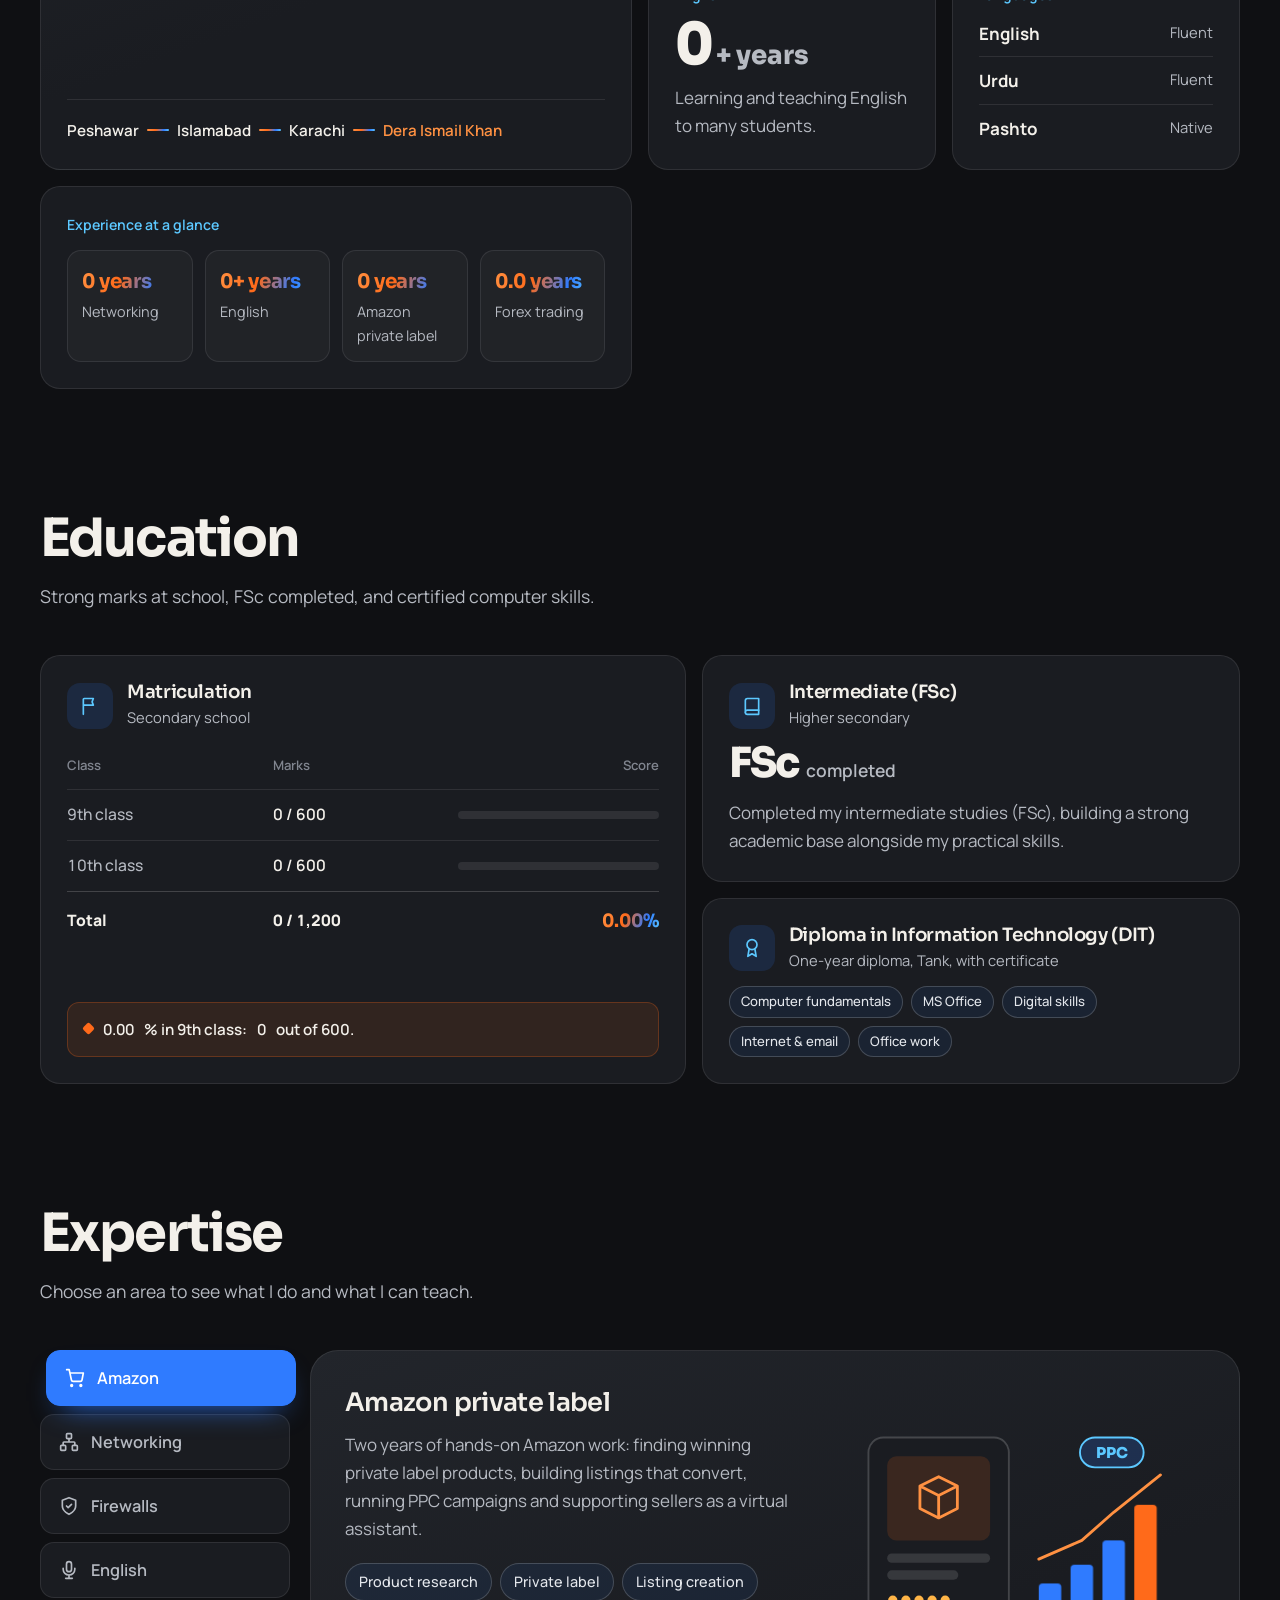
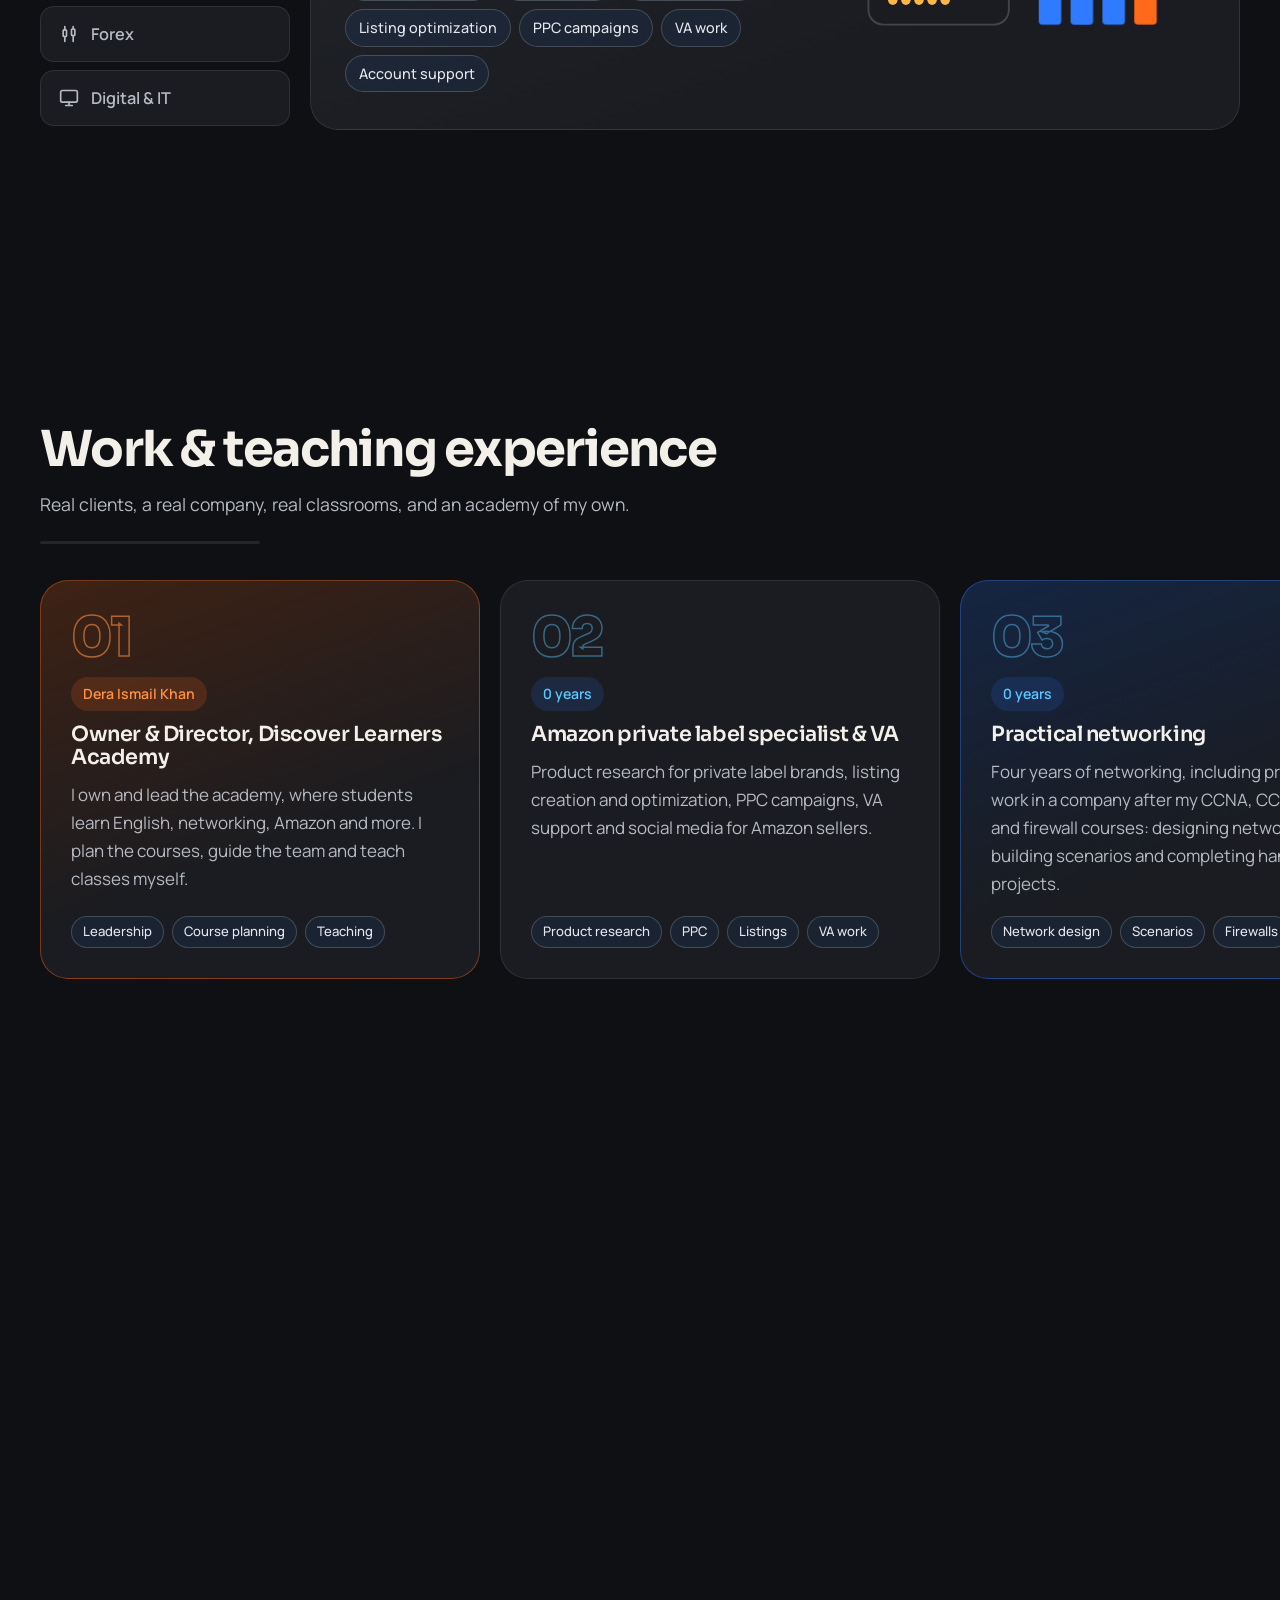
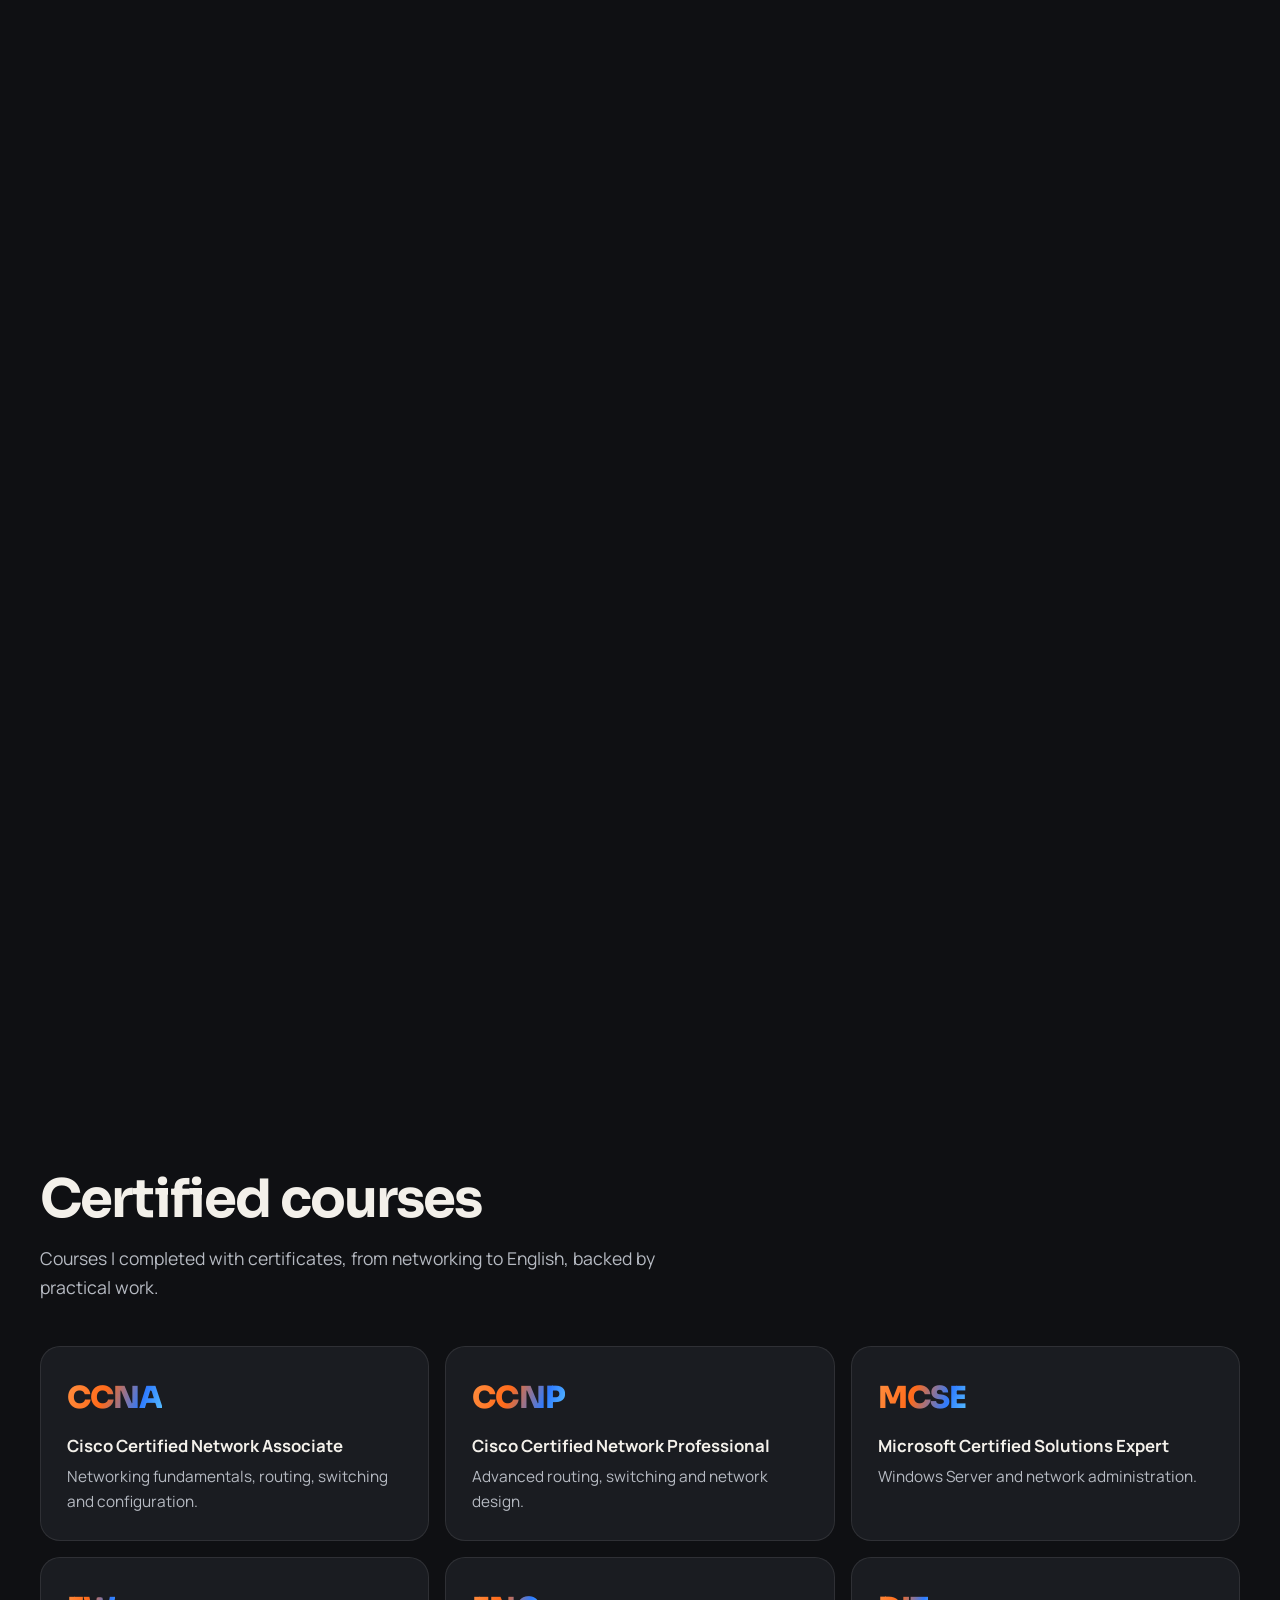
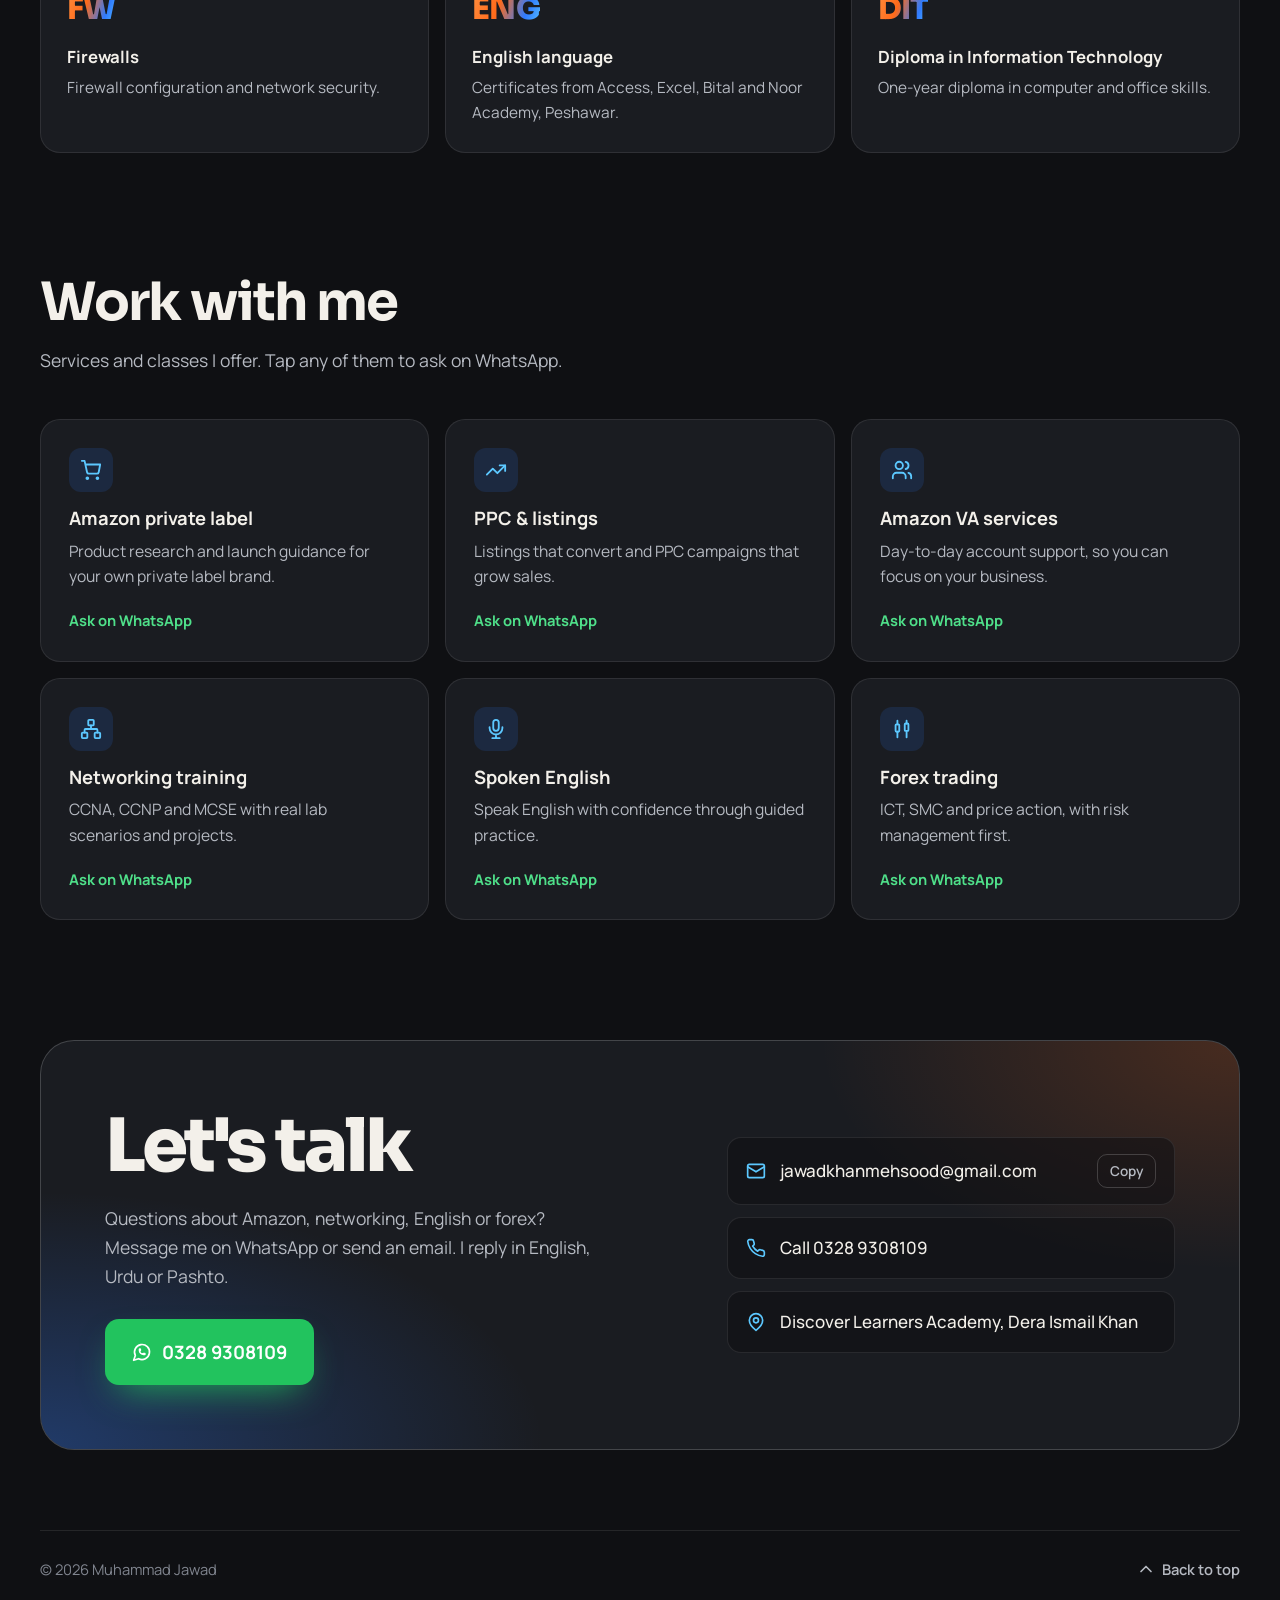
<file: new/index.html>
<!doctype html>
<html lang="en"><head><meta charset="utf-8"><title>Muhammad Jawad</title>
<meta name="robots" content="noindex"><link rel="canonical" href="https://d-l-academy.github.io/Portfolio/">
<meta http-equiv="refresh" content="0; url=../">
<script>location.replace("../");</script></head>
<body style="background:#0f1013;color:#f3f0ea;font-family:system-ui,sans-serif;padding:24px">
<p>This page has moved. <a href="../" style="color:#5cc8ff">Open Muhammad Jawad's portfolio</a>.</p></body></html>
</file>
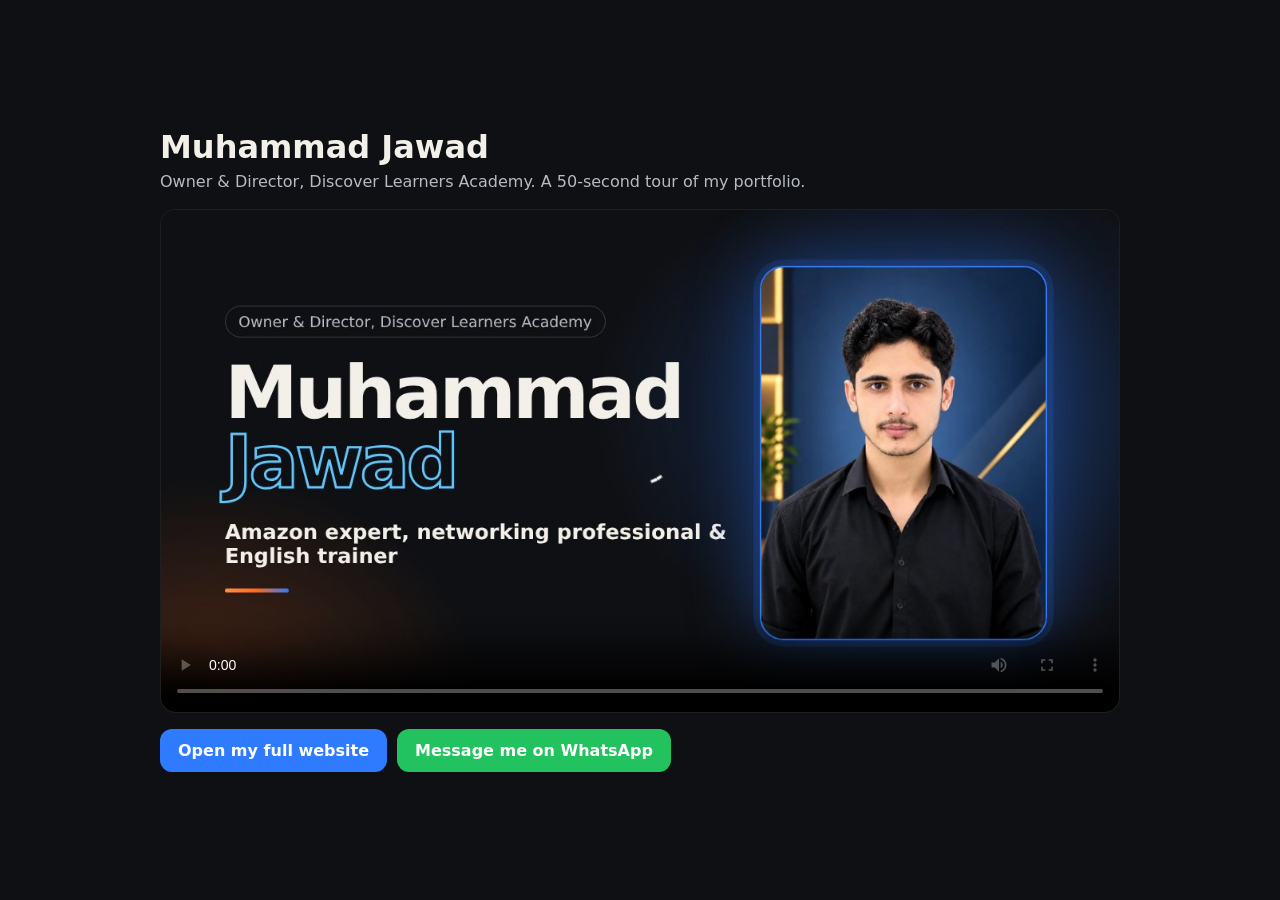
<file: video/index.html>
<!doctype html>
<html lang="en">
<head>
  <meta charset="utf-8">
  <meta name="viewport" content="width=device-width, initial-scale=1">
  <title>Muhammad Jawad | Portfolio video</title>
  <meta name="description" content="A 50-second tour of Muhammad Jawad's portfolio: Amazon expert, networking professional, English trainer and Owner & Director of Discover Learners Academy.">
  <meta property="og:type" content="video.other">
  <meta property="og:title" content="Muhammad Jawad | Portfolio video">
  <meta property="og:description" content="Amazon expert, networking professional, English trainer and Owner & Director of Discover Learners Academy.">
  <meta property="og:image" content="https://d-l-academy.github.io/Portfolio/video/preview.jpg">
  <meta property="og:url" content="https://d-l-academy.github.io/Portfolio/video/">
  <meta property="og:video" content="https://d-l-academy.github.io/Portfolio/video/muhammad-jawad-portfolio.mp4">
  <meta property="og:video:type" content="video/mp4">
  <meta name="twitter:card" content="summary_large_image">
  <meta name="theme-color" content="#0f1013">
  <link rel="icon" href="../assets/favicon.svg" type="image/svg+xml">
  <style>
    :root { color-scheme: dark; }
    * { box-sizing: border-box; }
    body { margin: 0; min-height: 100vh; display: grid; place-items: center; padding: 20px; background: #0f1013; color: #f3f0ea; font-family: system-ui, "Segoe UI", sans-serif; }
    main { width: min(960px, 100%); }
    h1 { margin: 0 0 6px; font-size: clamp(1.4rem, 4vw, 2rem); }
    p { margin: 0 0 18px; color: #b6bac2; }
    video { width: 100%; border-radius: 16px; border: 1px solid rgba(255,255,255,.12); background: #000; display: block; }
    .row { display: flex; flex-wrap: wrap; gap: 10px; margin-top: 16px; }
    a { display: inline-flex; align-items: center; padding: 12px 18px; border-radius: 12px; font-weight: 700; text-decoration: none; }
    .site { background: #2f7bff; color: #fff; }
    .wa { background: #22c35e; color: #fff; }
  </style>
</head>
<body>
  <main>
    <h1>Muhammad Jawad</h1>
    <p>Owner &amp; Director, Discover Learners Academy. A 50-second tour of my portfolio.</p>
    <video src="muhammad-jawad-portfolio.mp4" poster="preview.jpg" controls playsinline preload="metadata"></video>
    <div class="row">
      <a class="site" href="../">Open my full website</a>
      <a class="wa" href="https://wa.me/923289308109">Message me on WhatsApp</a>
    </div>
  </main>
</body>
</html>
</file>
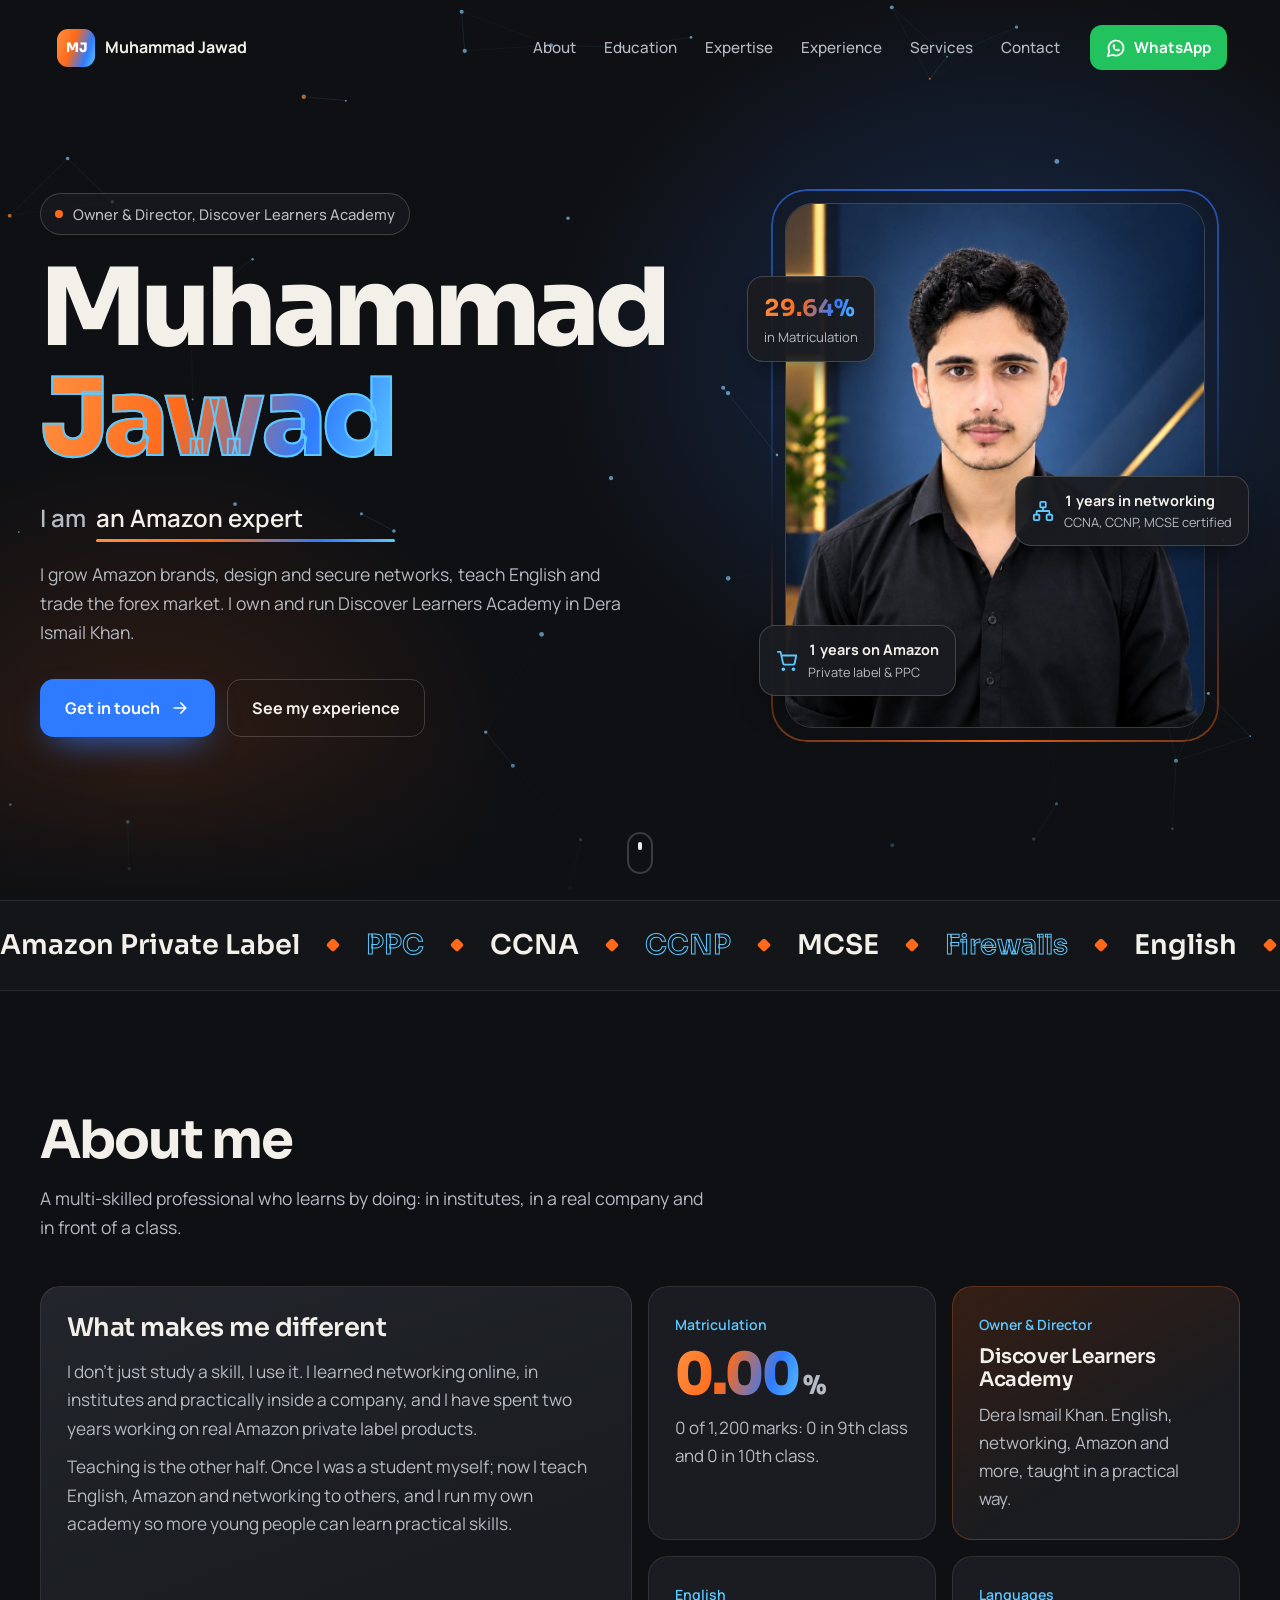
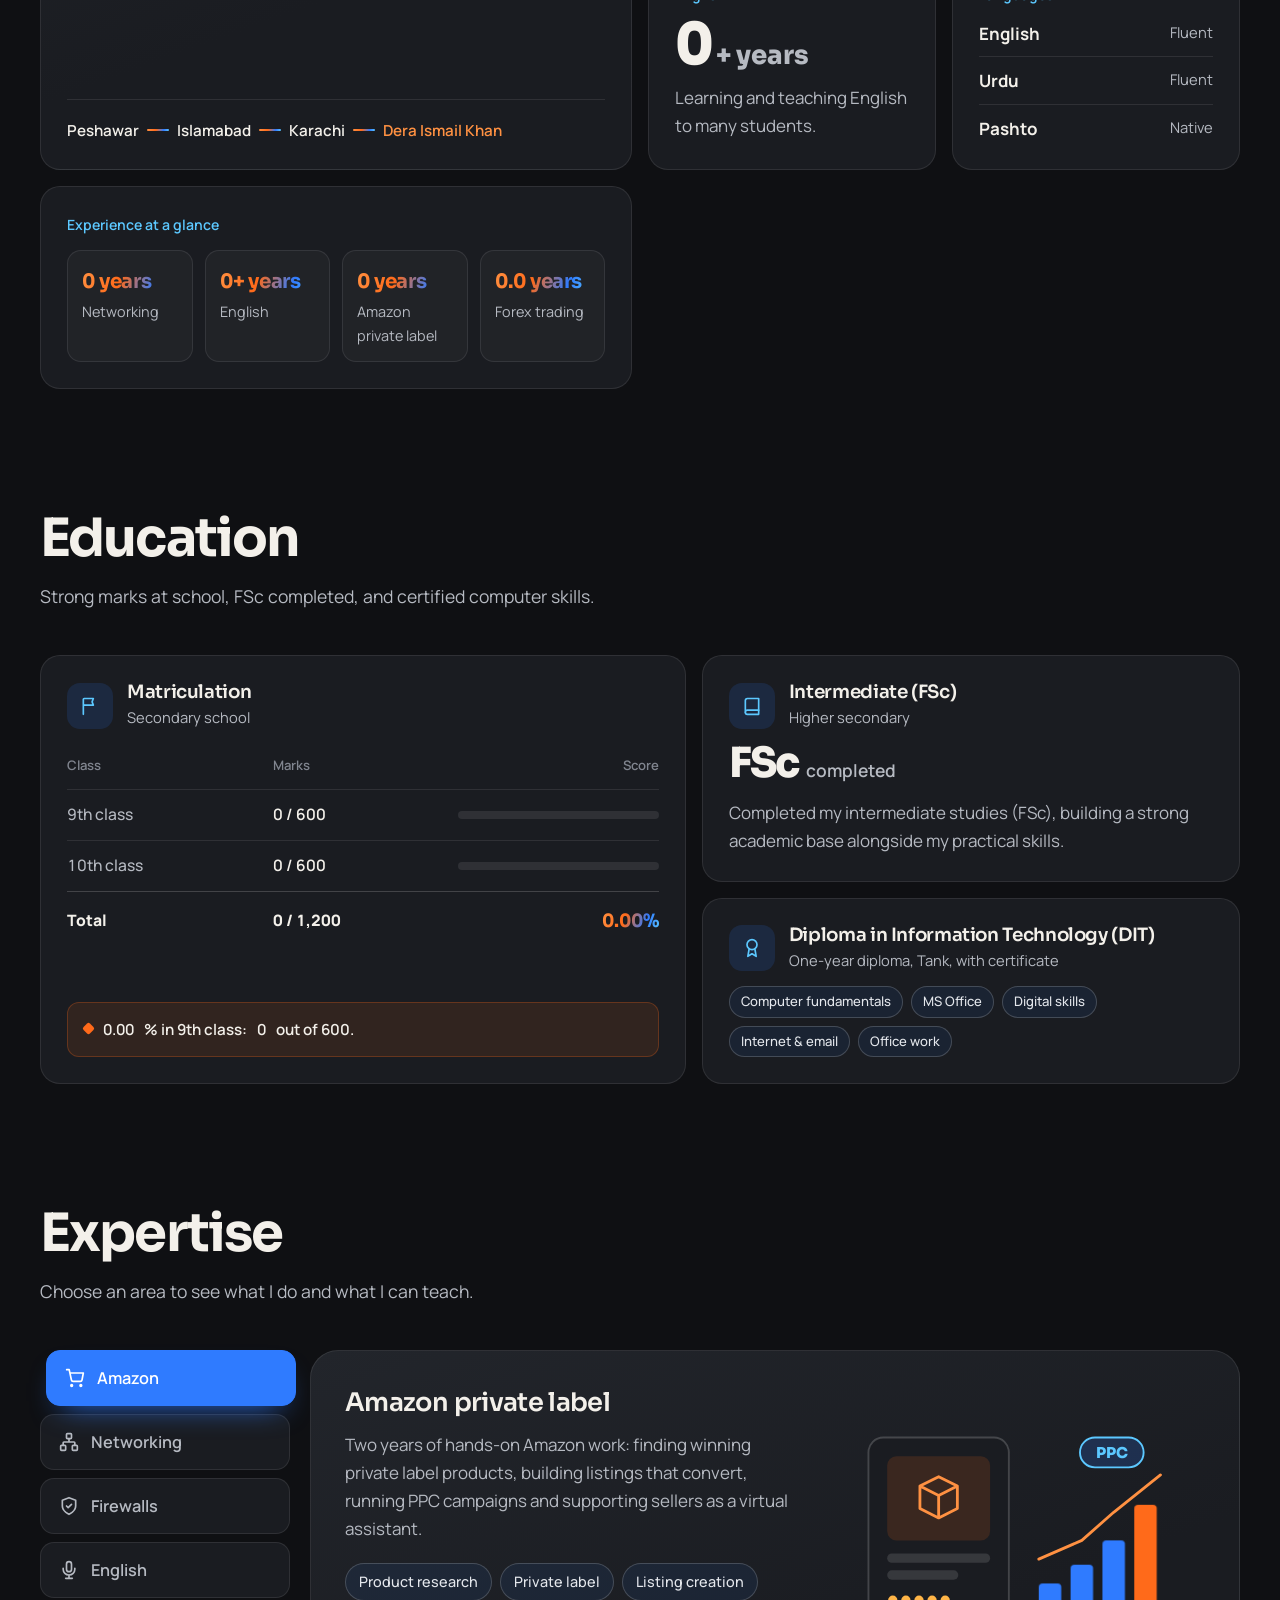
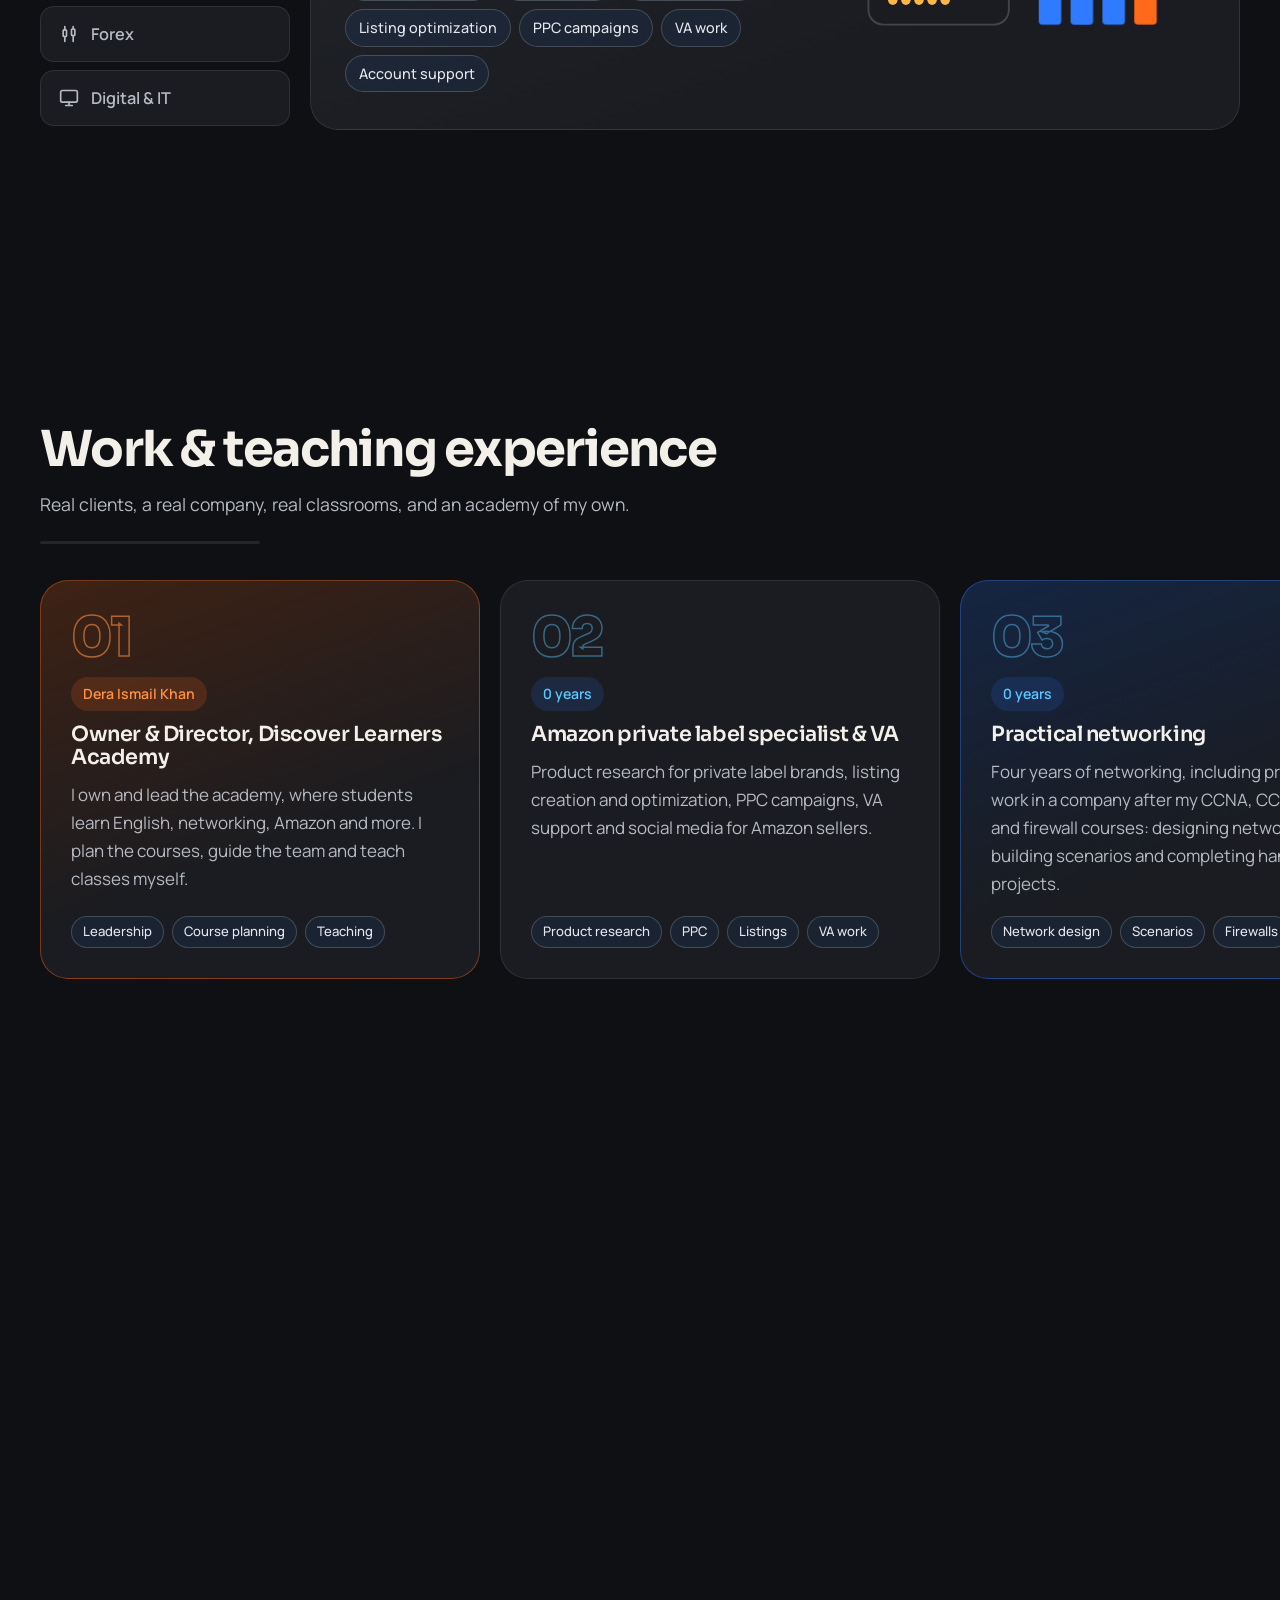
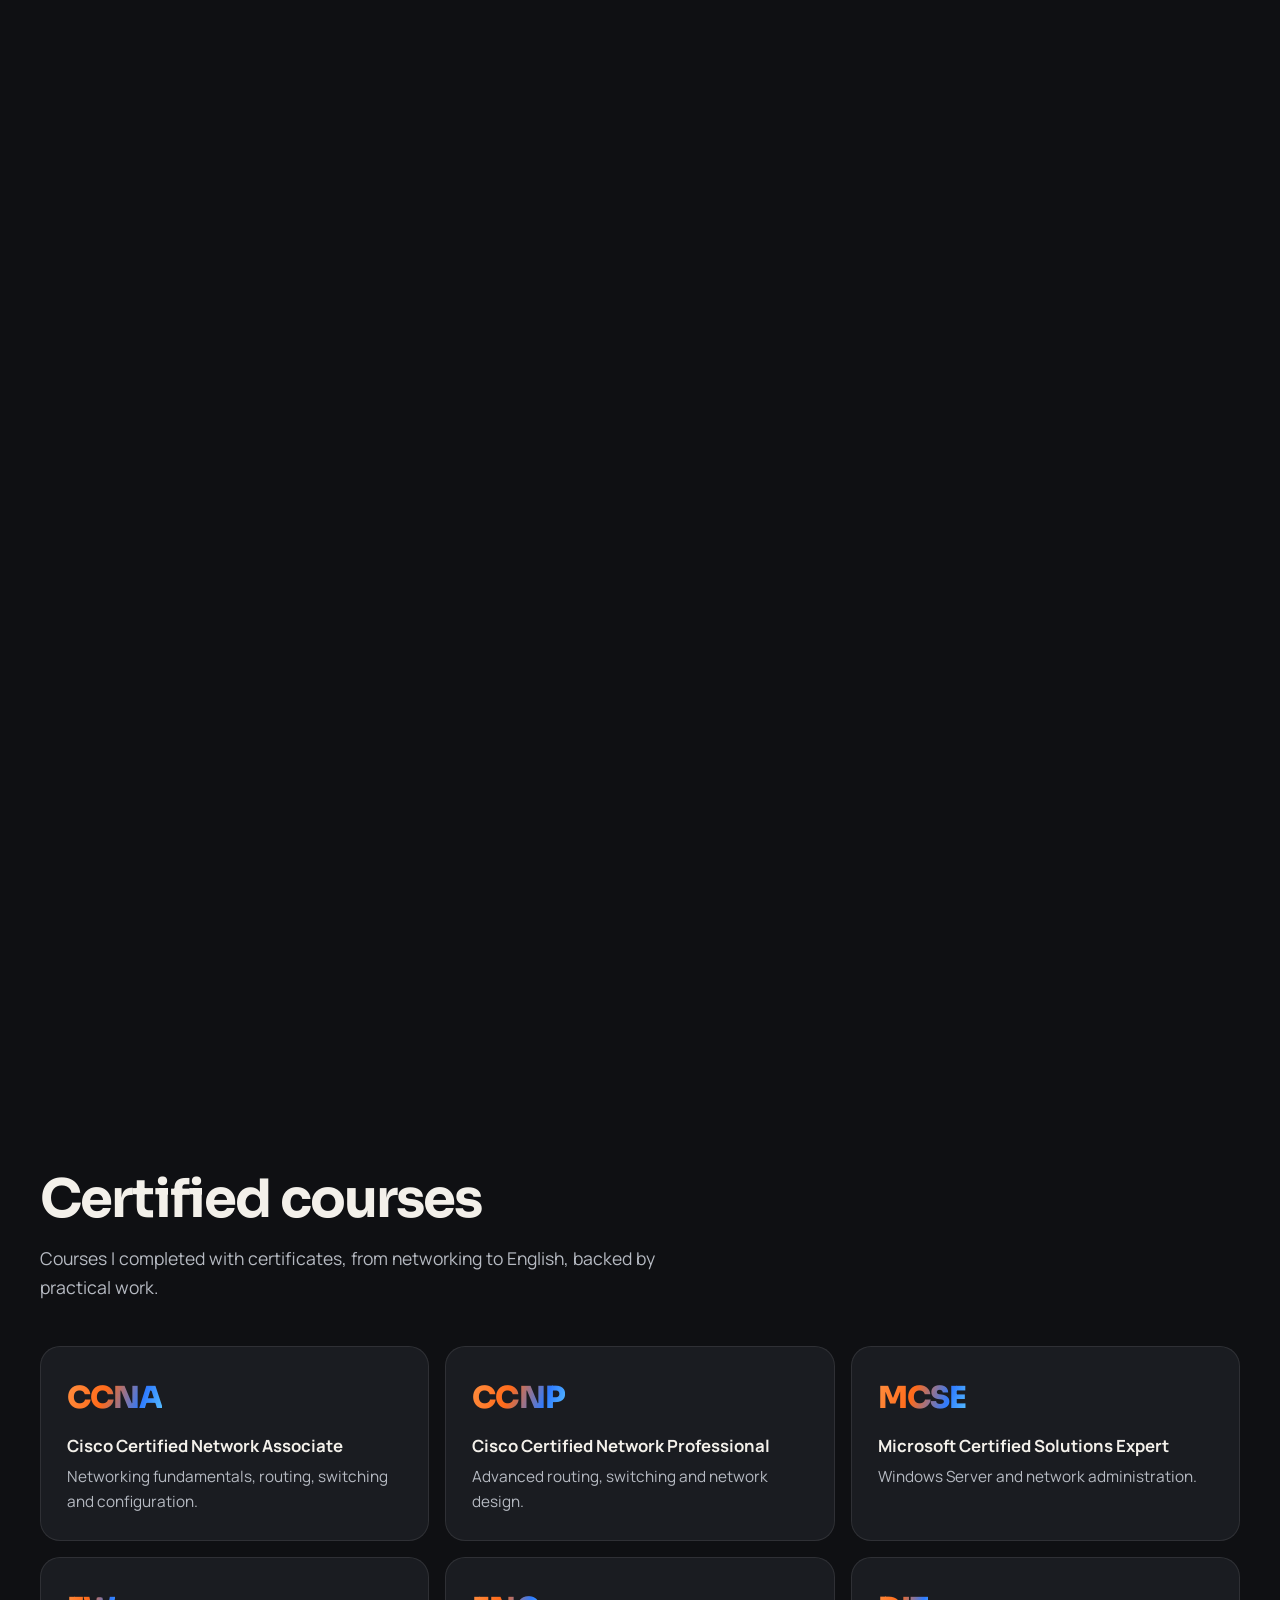
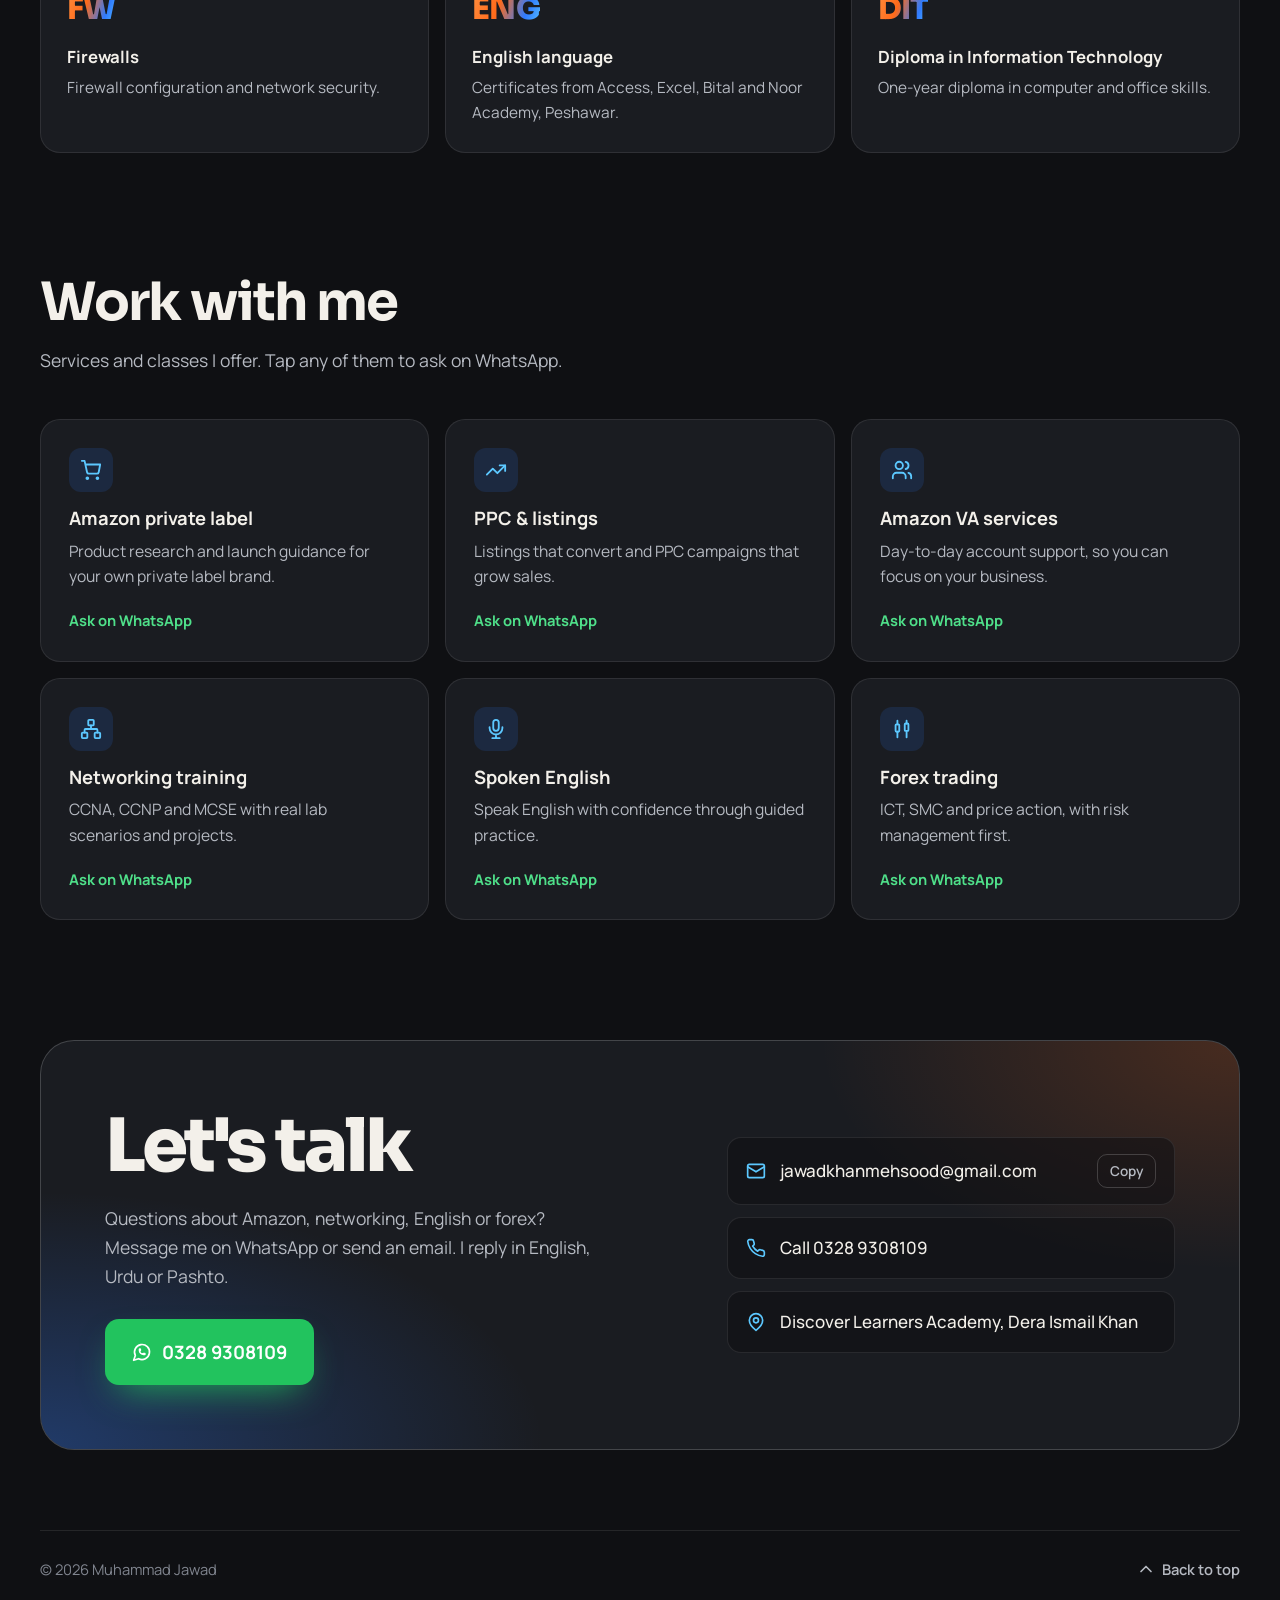
<file: about.html>
<!doctype html>
<html lang="en"><head><meta charset="utf-8"><title>Muhammad Jawad</title>
<meta name="robots" content="noindex"><link rel="canonical" href="https://d-l-academy.github.io/Portfolio/">
<meta http-equiv="refresh" content="0; url=./#about">
<script>location.replace("./#about");</script></head>
<body style="background:#0f1013;color:#f3f0ea;font-family:system-ui,sans-serif;padding:24px">
<p>This page has moved. <a href="./#about" style="color:#5cc8ff">Open Muhammad Jawad's portfolio</a>.</p></body></html>
</file>
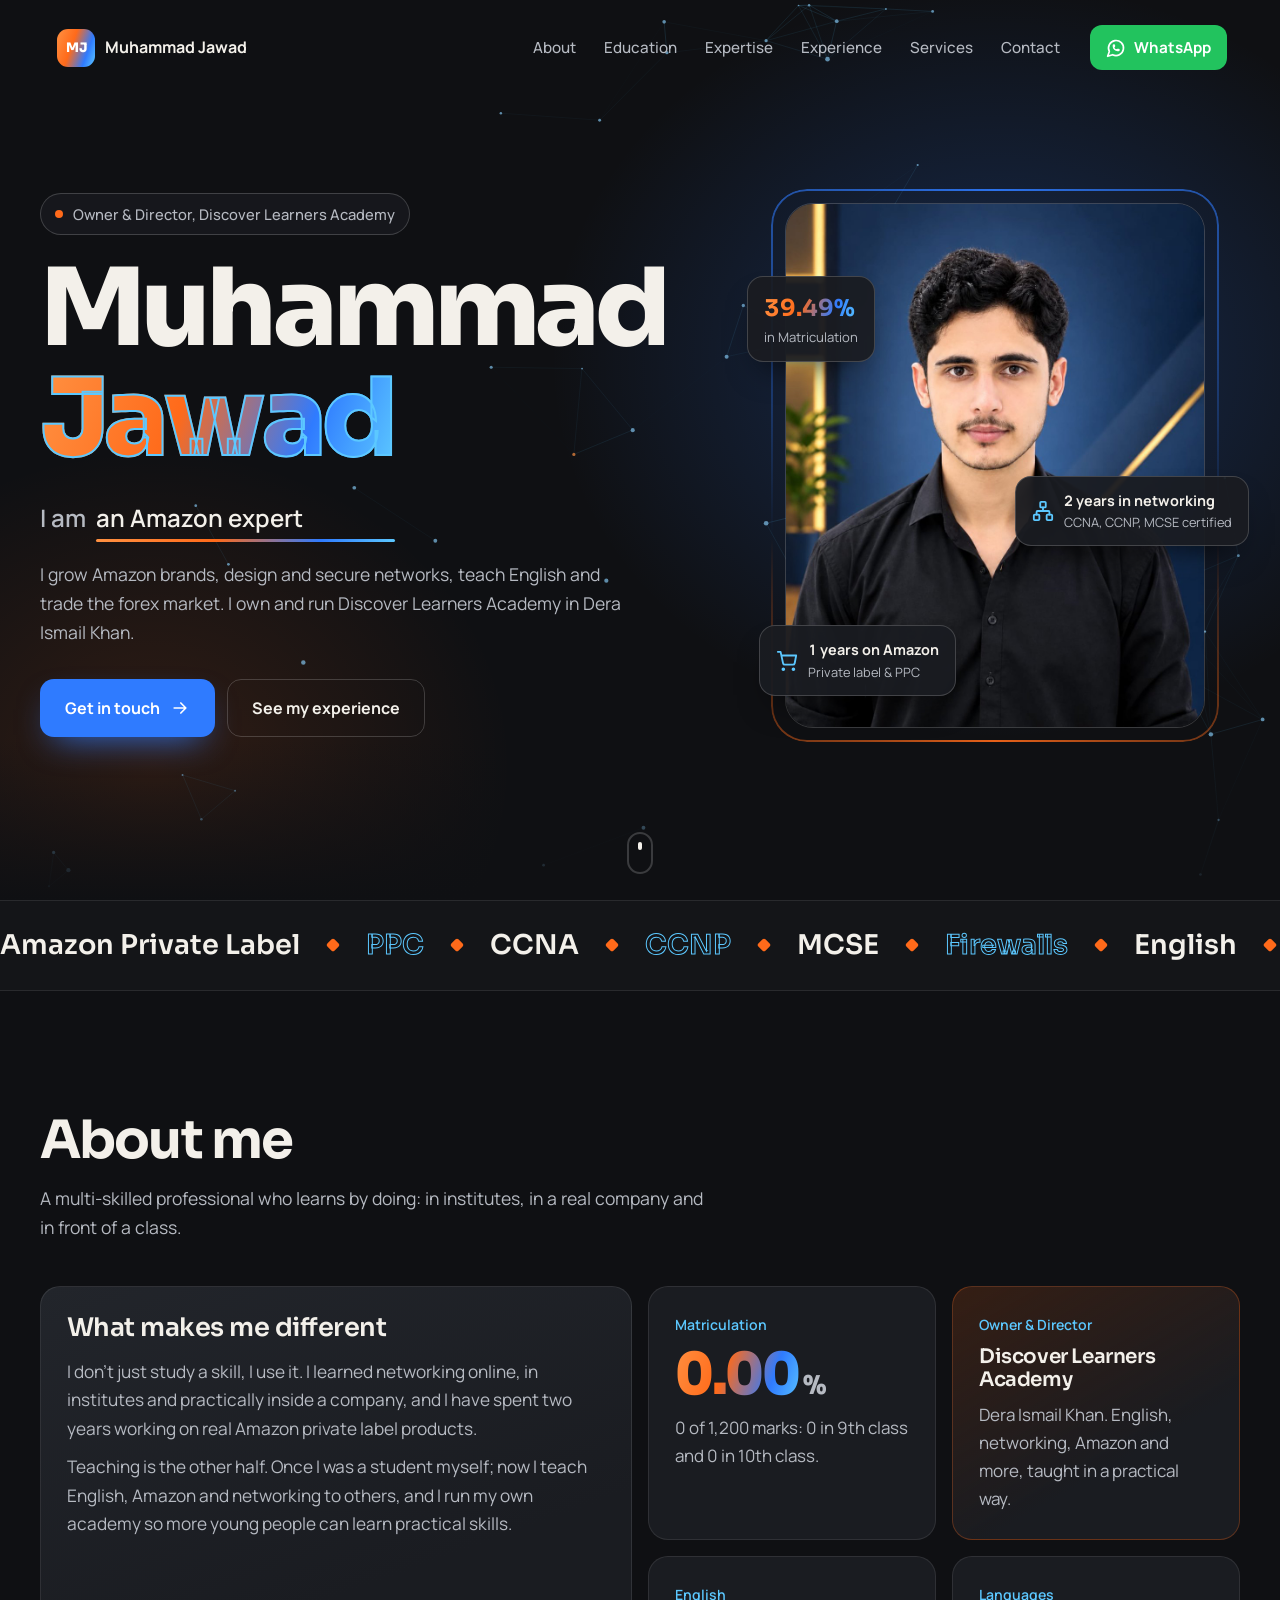
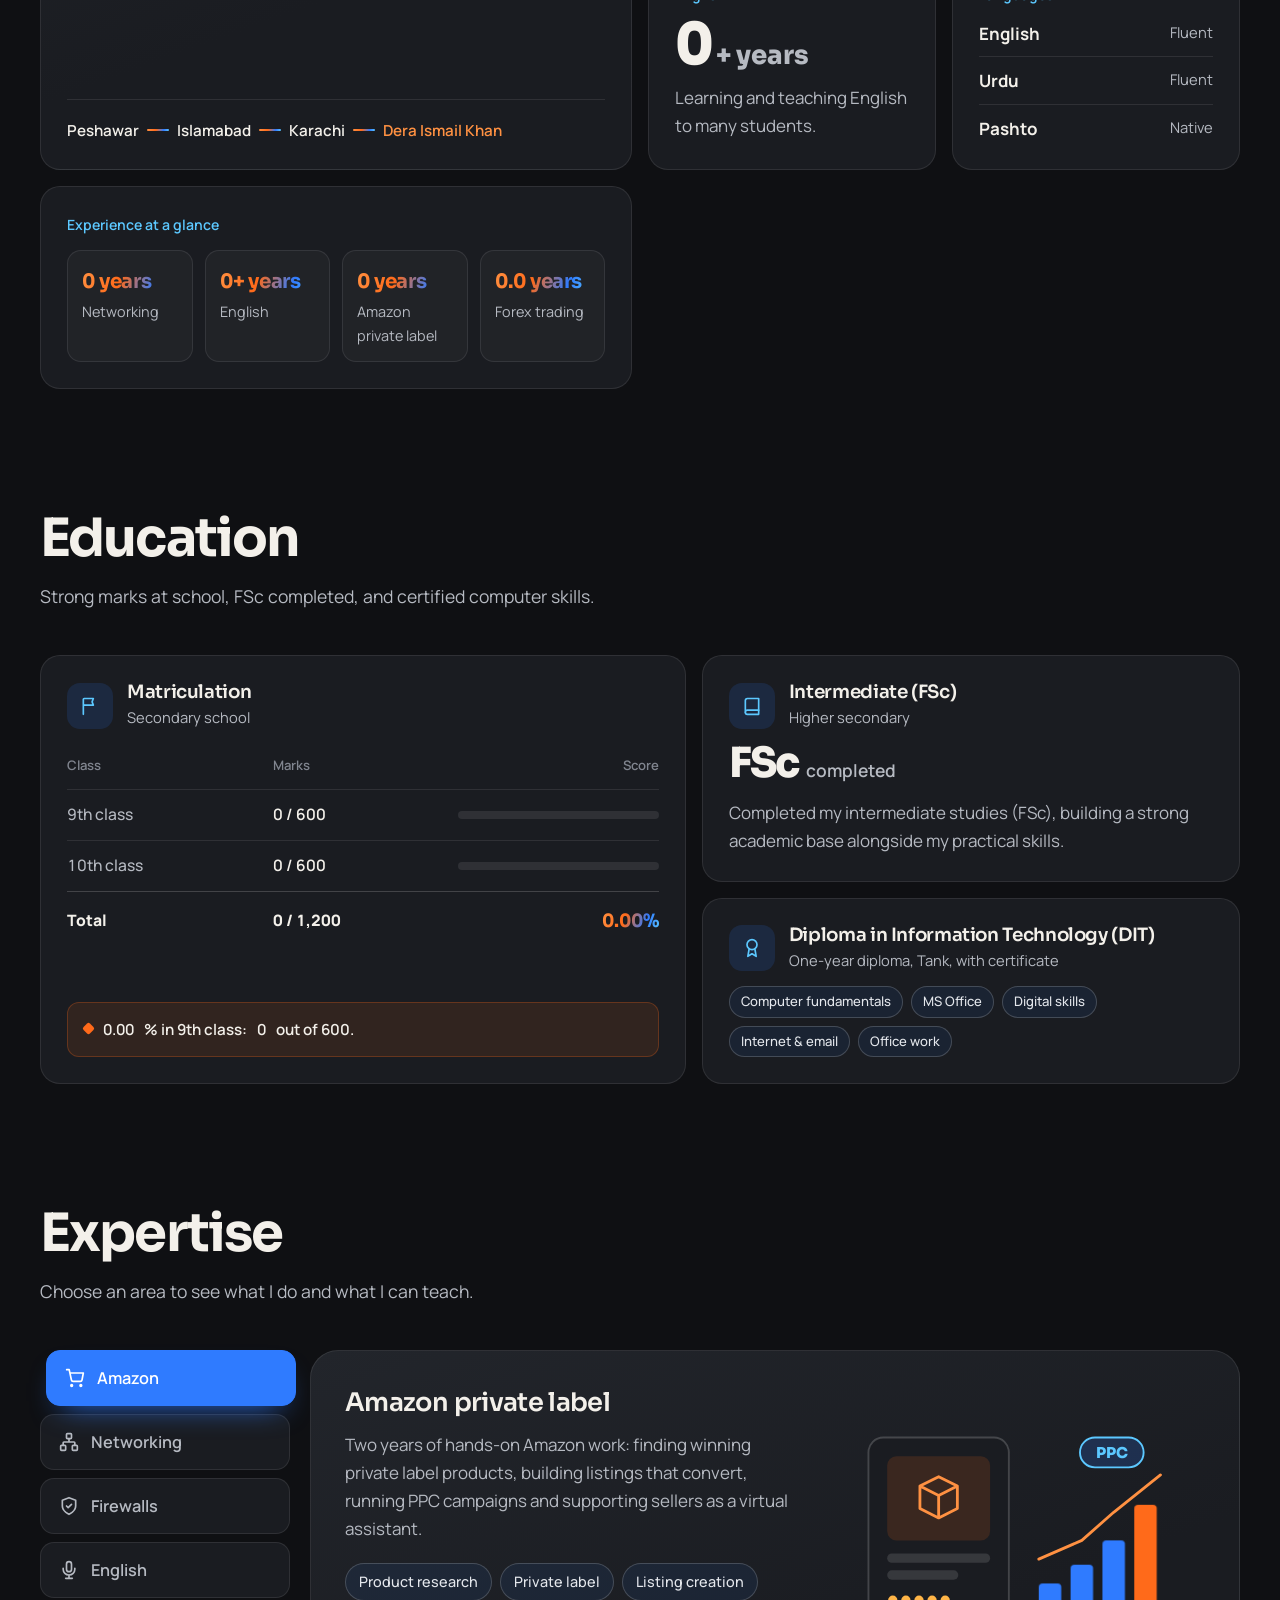
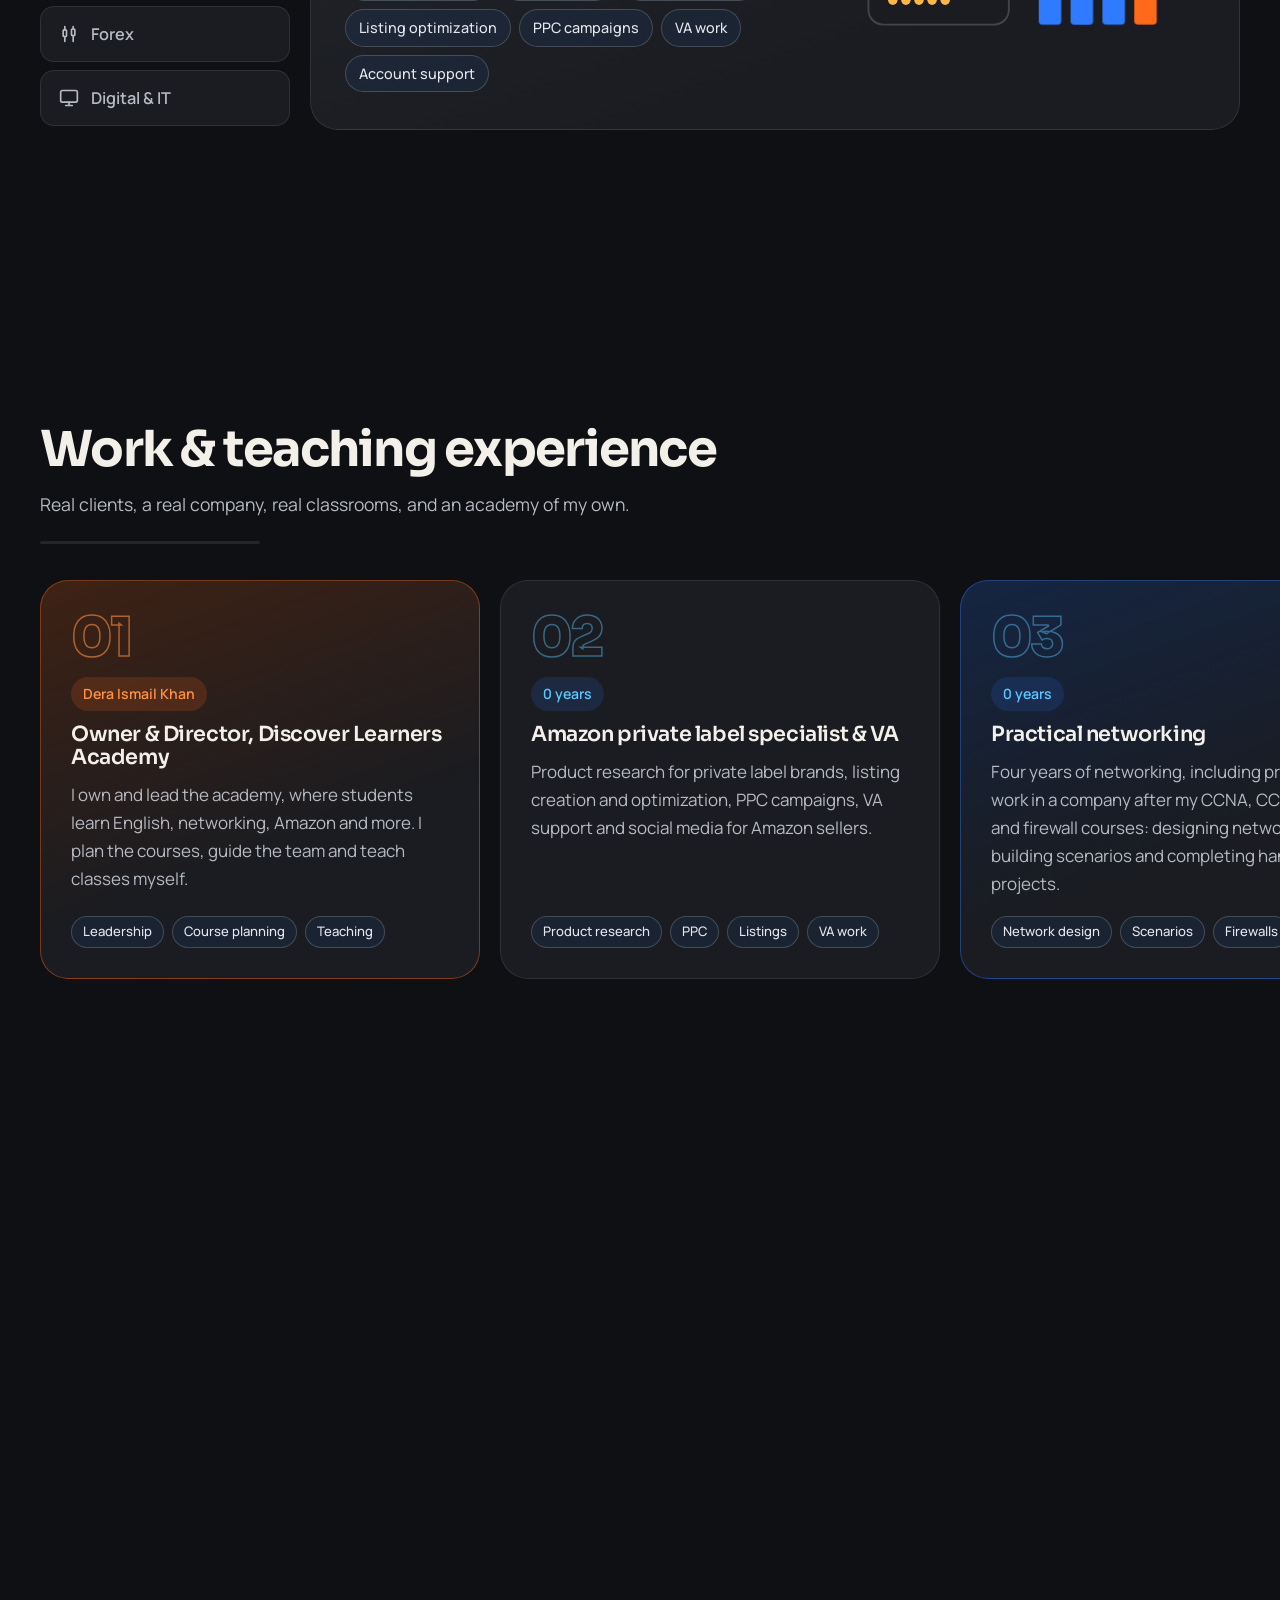
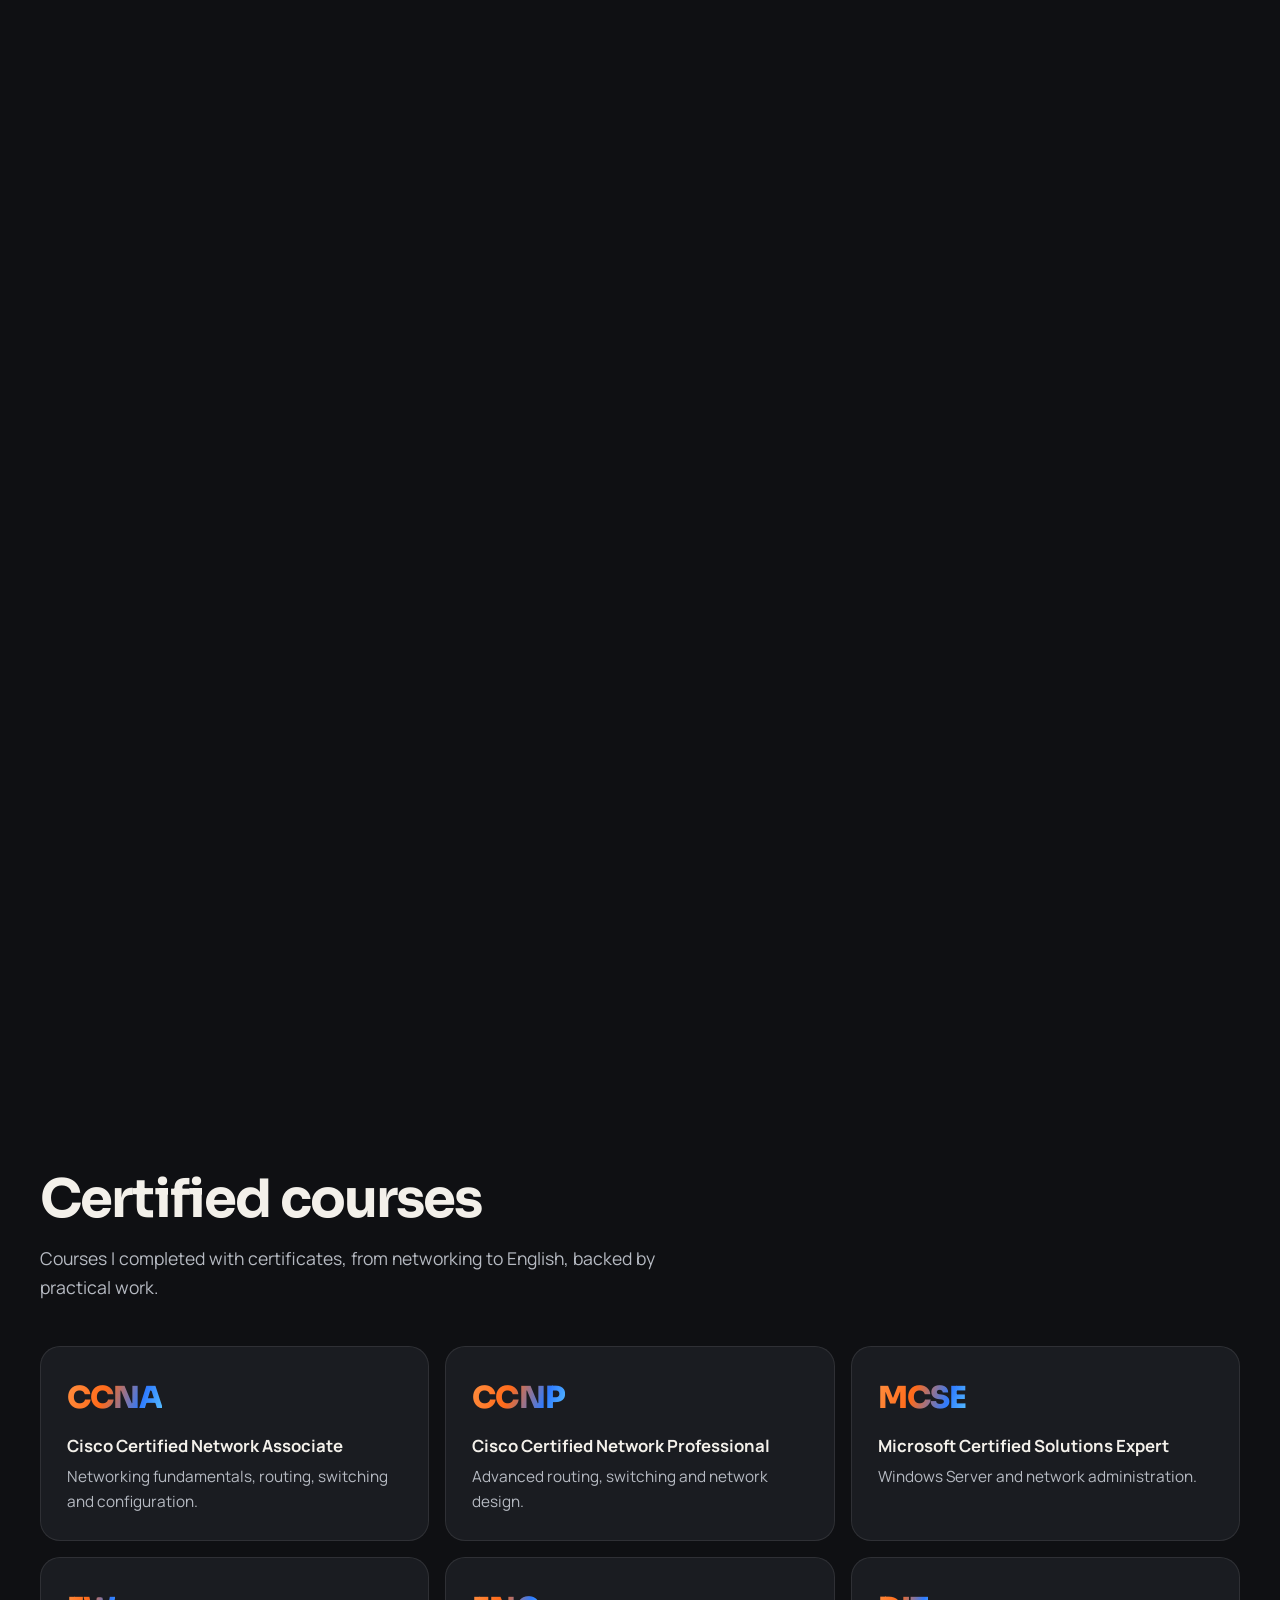
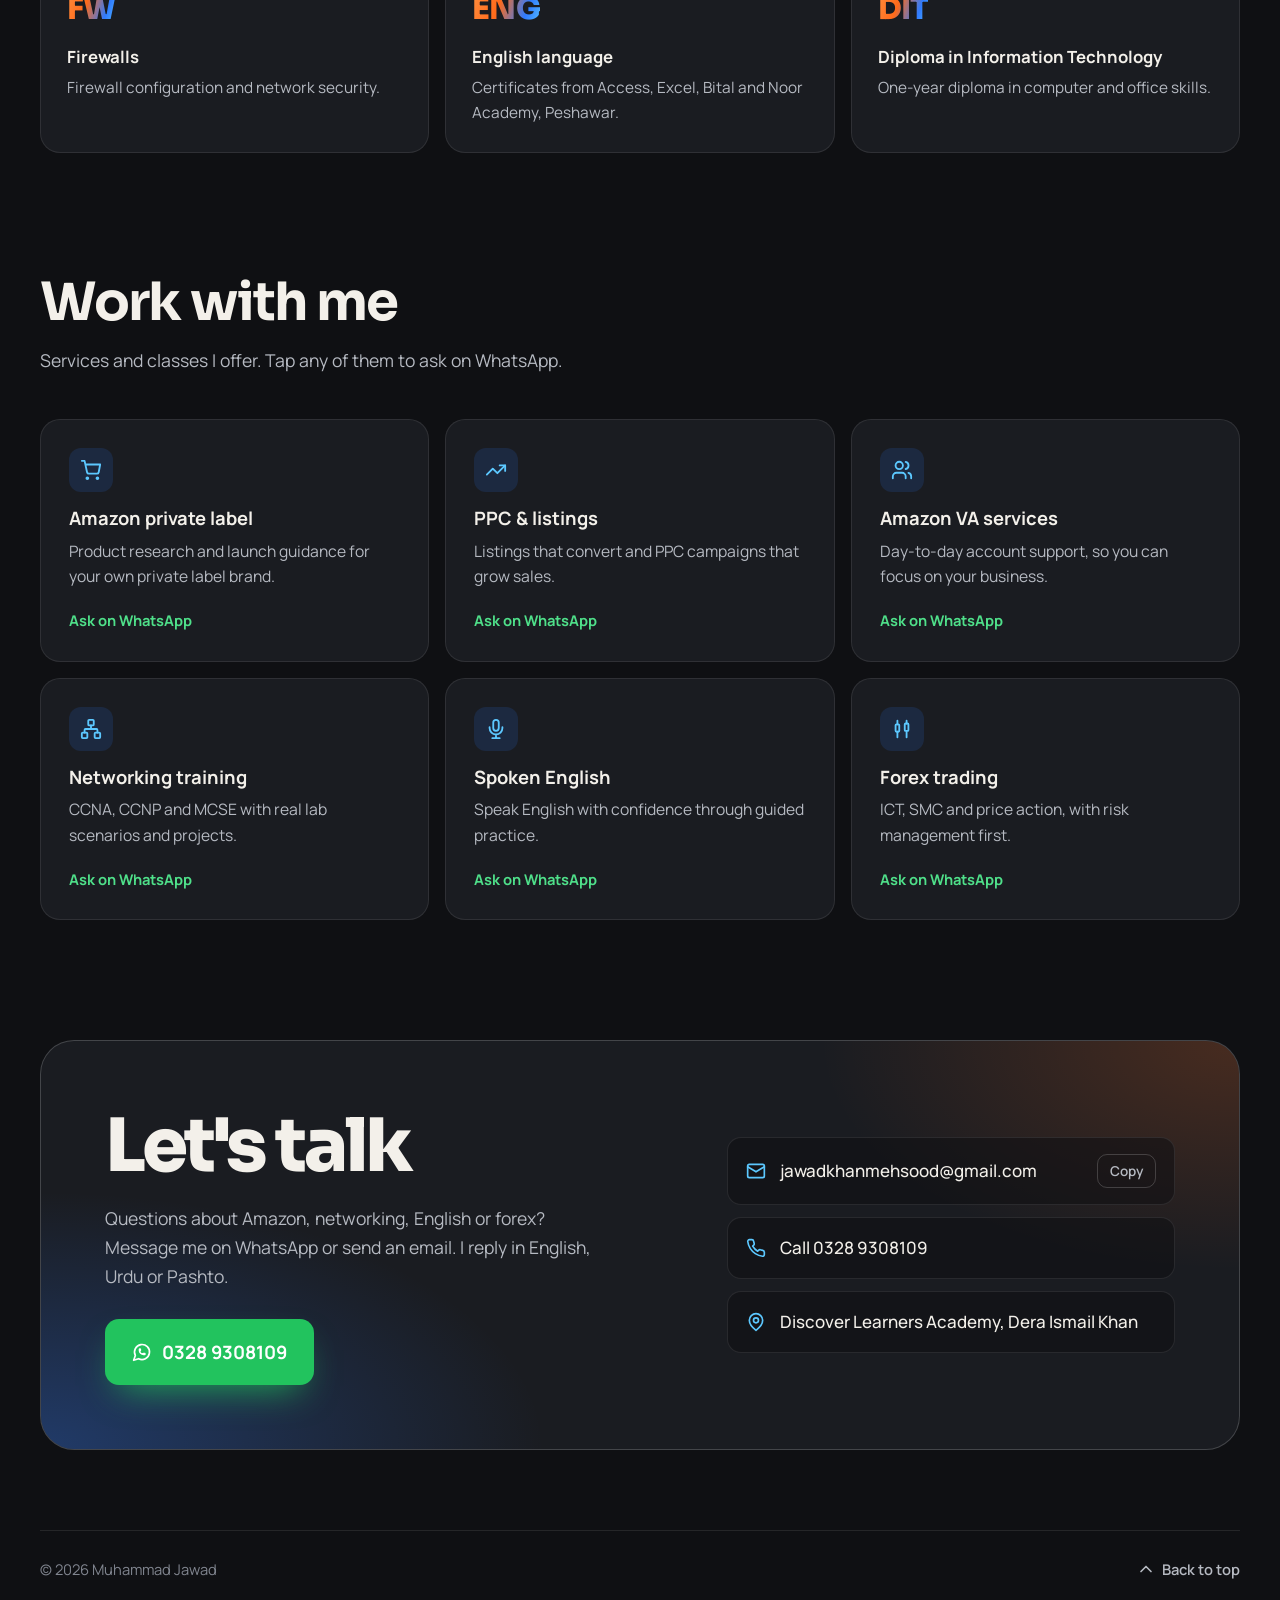
<file: awards.html>
<!doctype html>
<html lang="en"><head><meta charset="utf-8"><title>Muhammad Jawad</title>
<meta name="robots" content="noindex"><link rel="canonical" href="https://d-l-academy.github.io/Portfolio/">
<meta http-equiv="refresh" content="0; url=./#courses">
<script>location.replace("./#courses");</script></head>
<body style="background:#0f1013;color:#f3f0ea;font-family:system-ui,sans-serif;padding:24px">
<p>This page has moved. <a href="./#courses" style="color:#5cc8ff">Open Muhammad Jawad's portfolio</a>.</p></body></html>
</file>
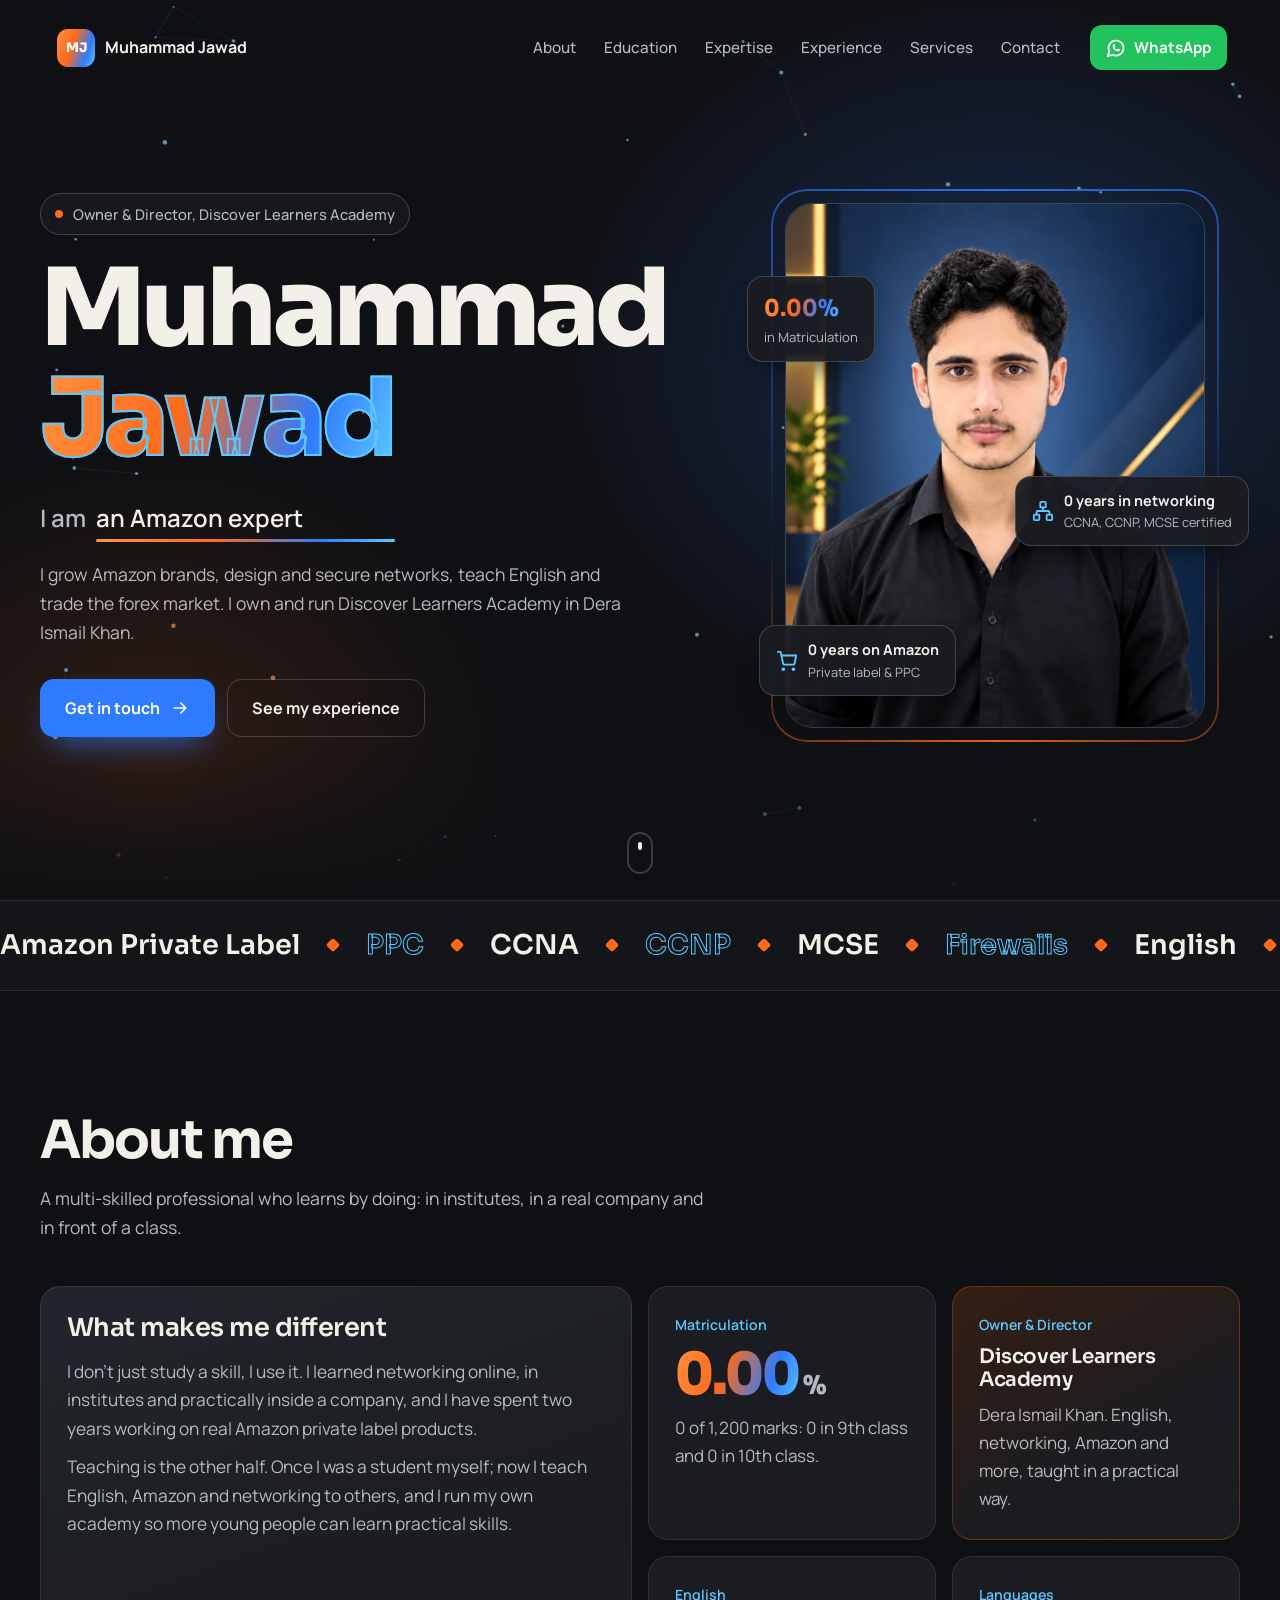
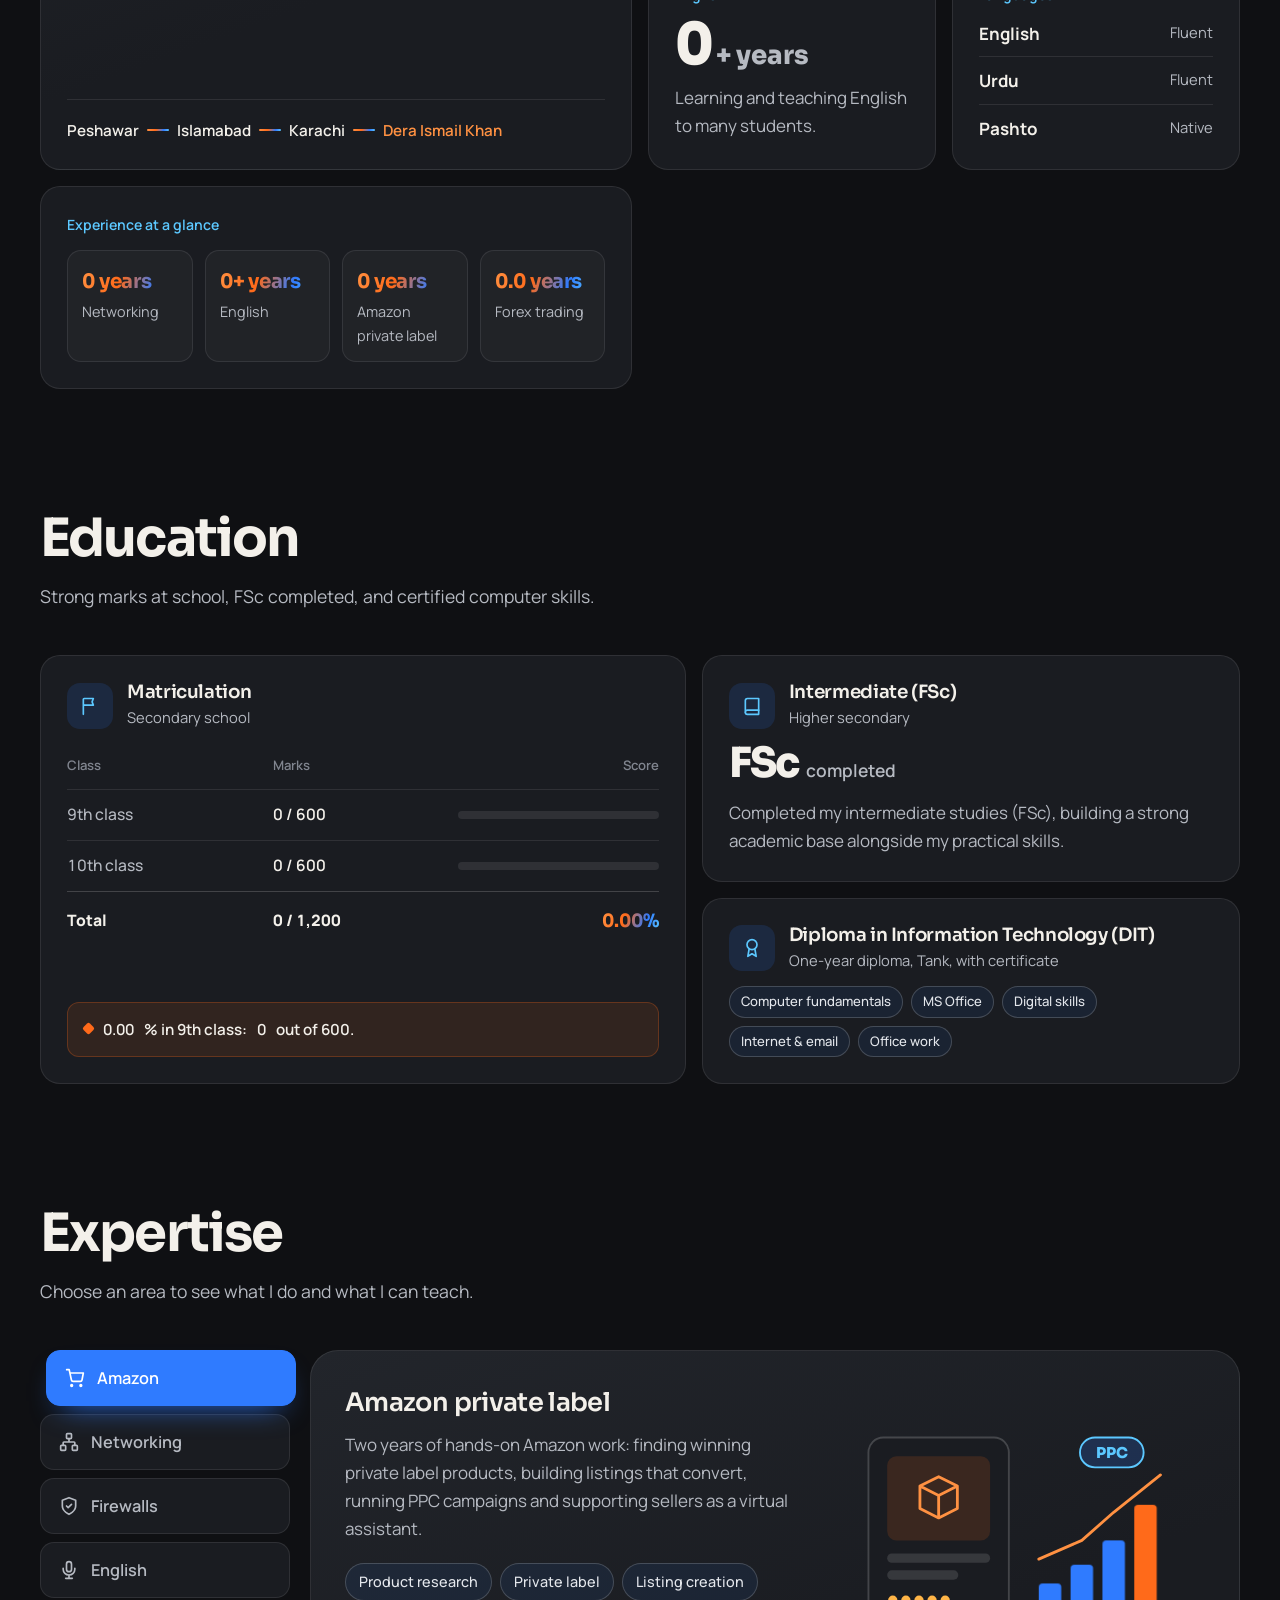
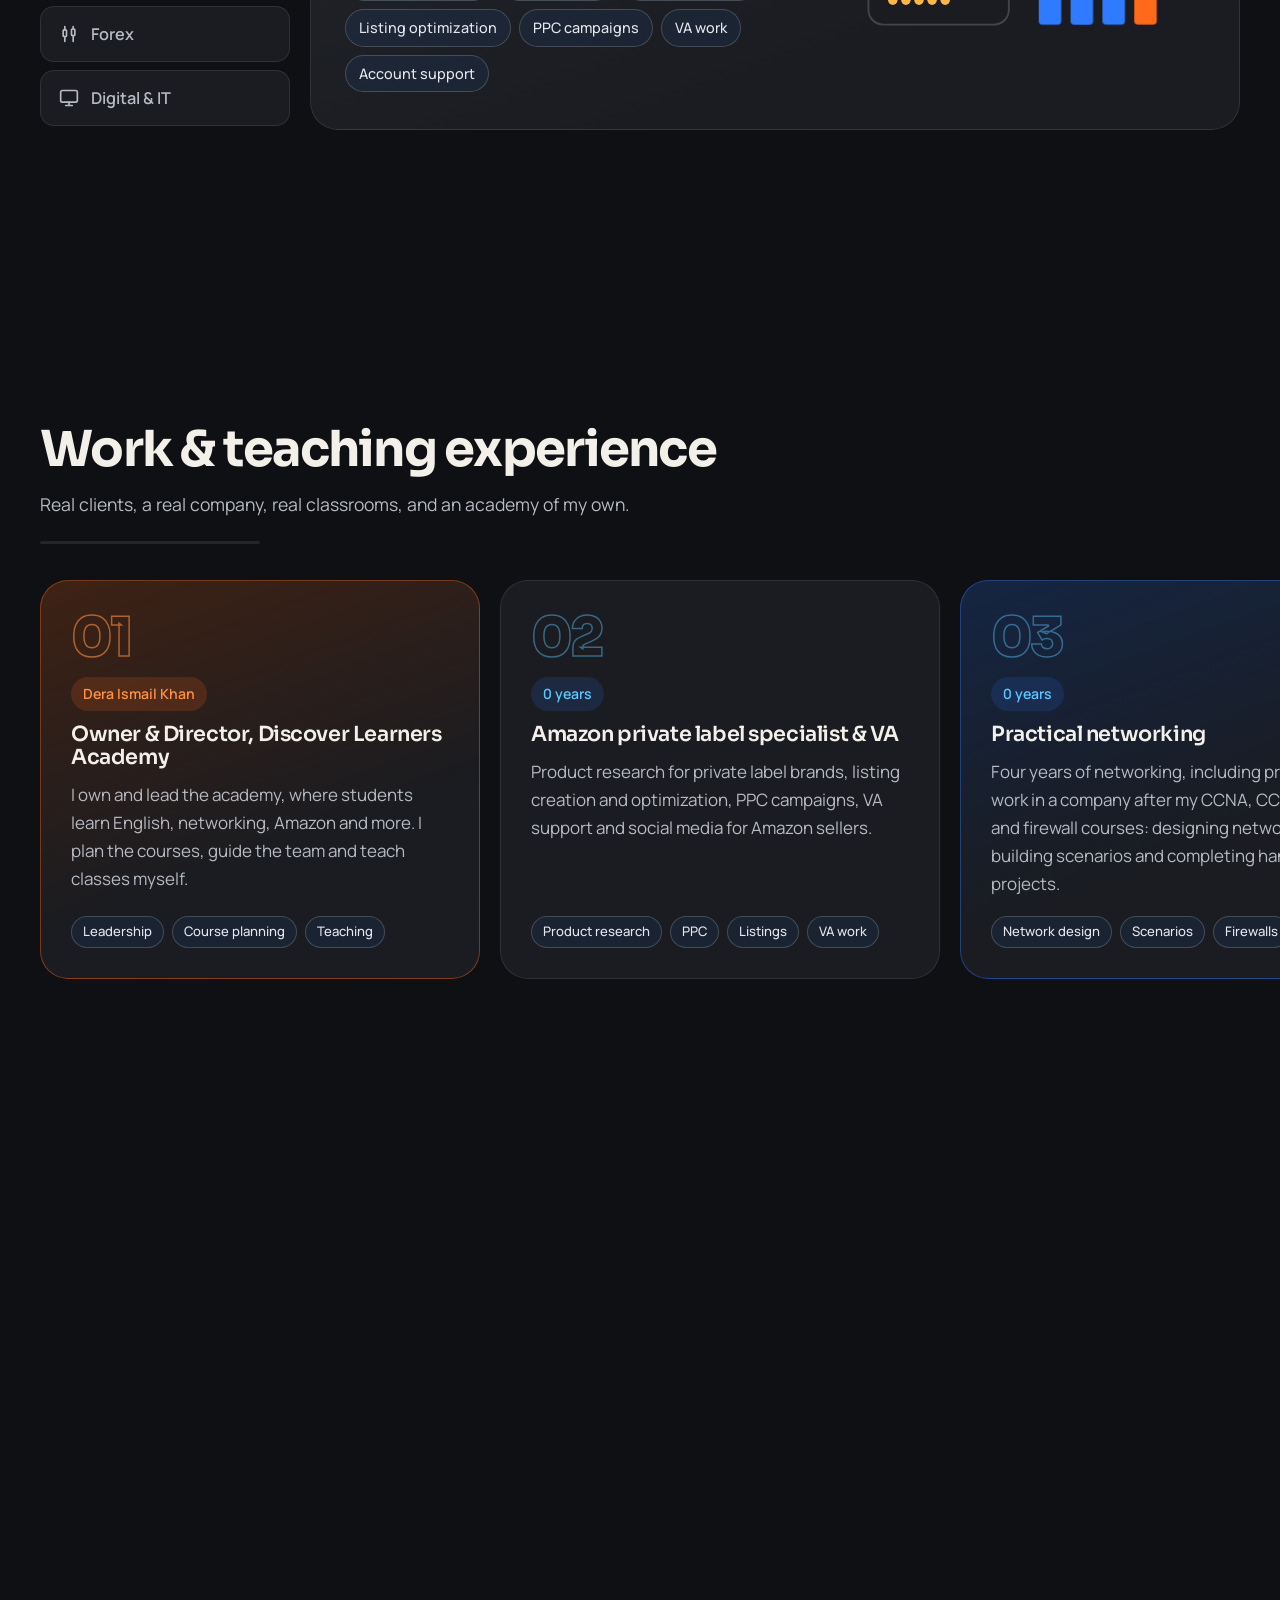
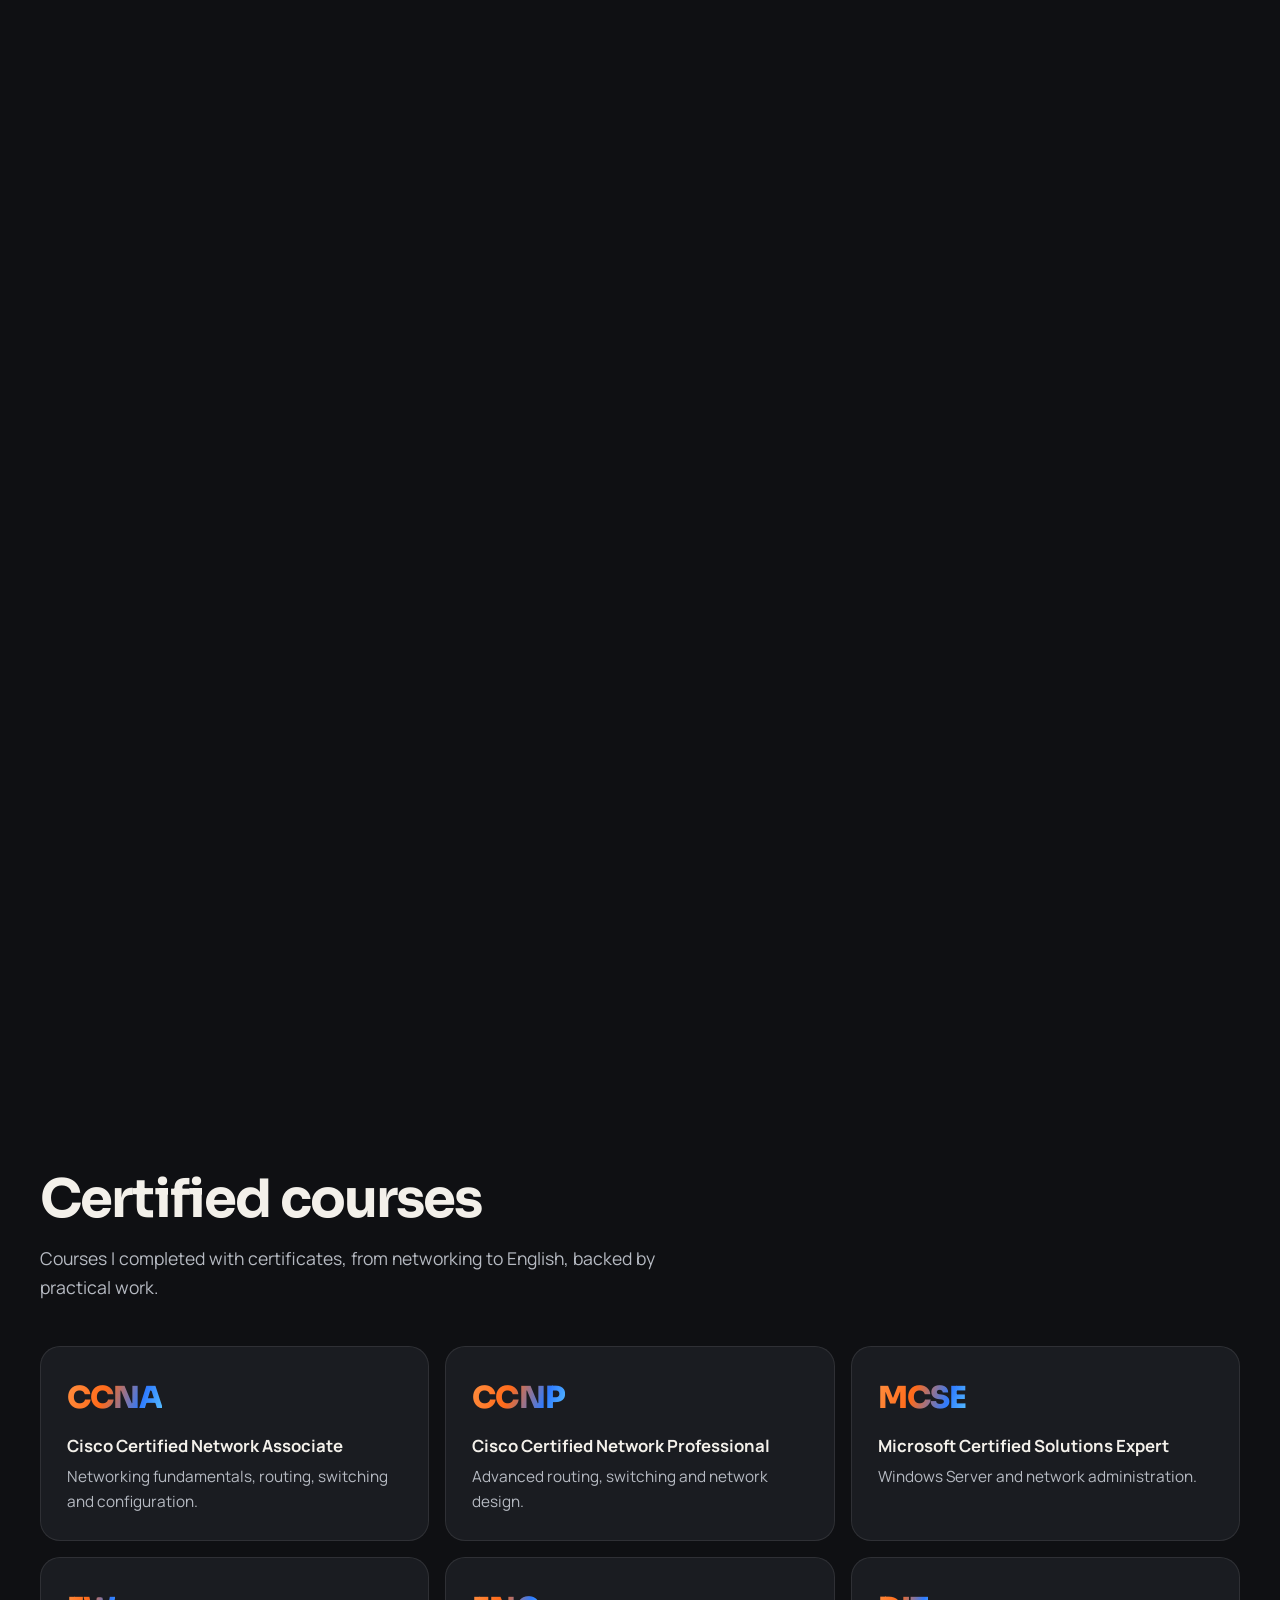
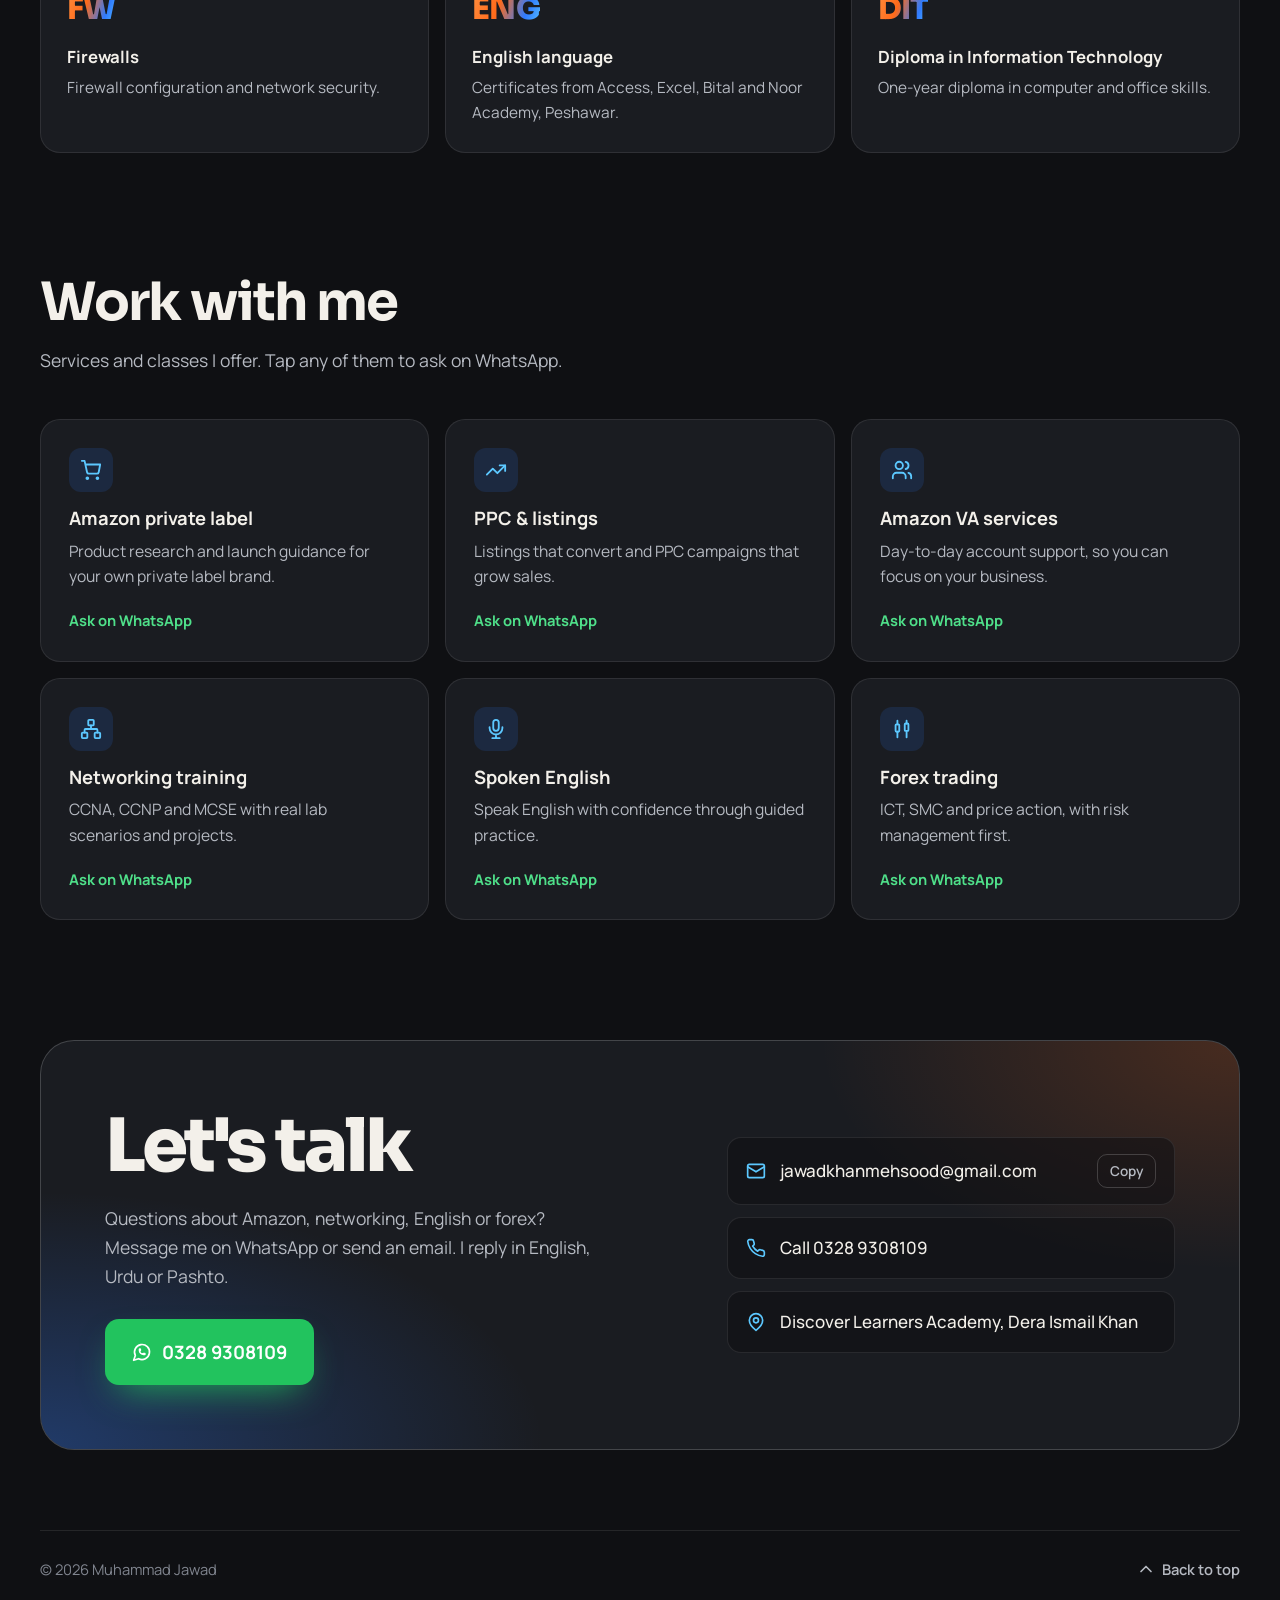
<file: contact.html>
<!doctype html>
<html lang="en"><head><meta charset="utf-8"><title>Muhammad Jawad</title>
<meta name="robots" content="noindex"><link rel="canonical" href="https://d-l-academy.github.io/Portfolio/">
<meta http-equiv="refresh" content="0; url=./#contact">
<script>location.replace("./#contact");</script></head>
<body style="background:#0f1013;color:#f3f0ea;font-family:system-ui,sans-serif;padding:24px">
<p>This page has moved. <a href="./#contact" style="color:#5cc8ff">Open Muhammad Jawad's portfolio</a>.</p></body></html>
</file>
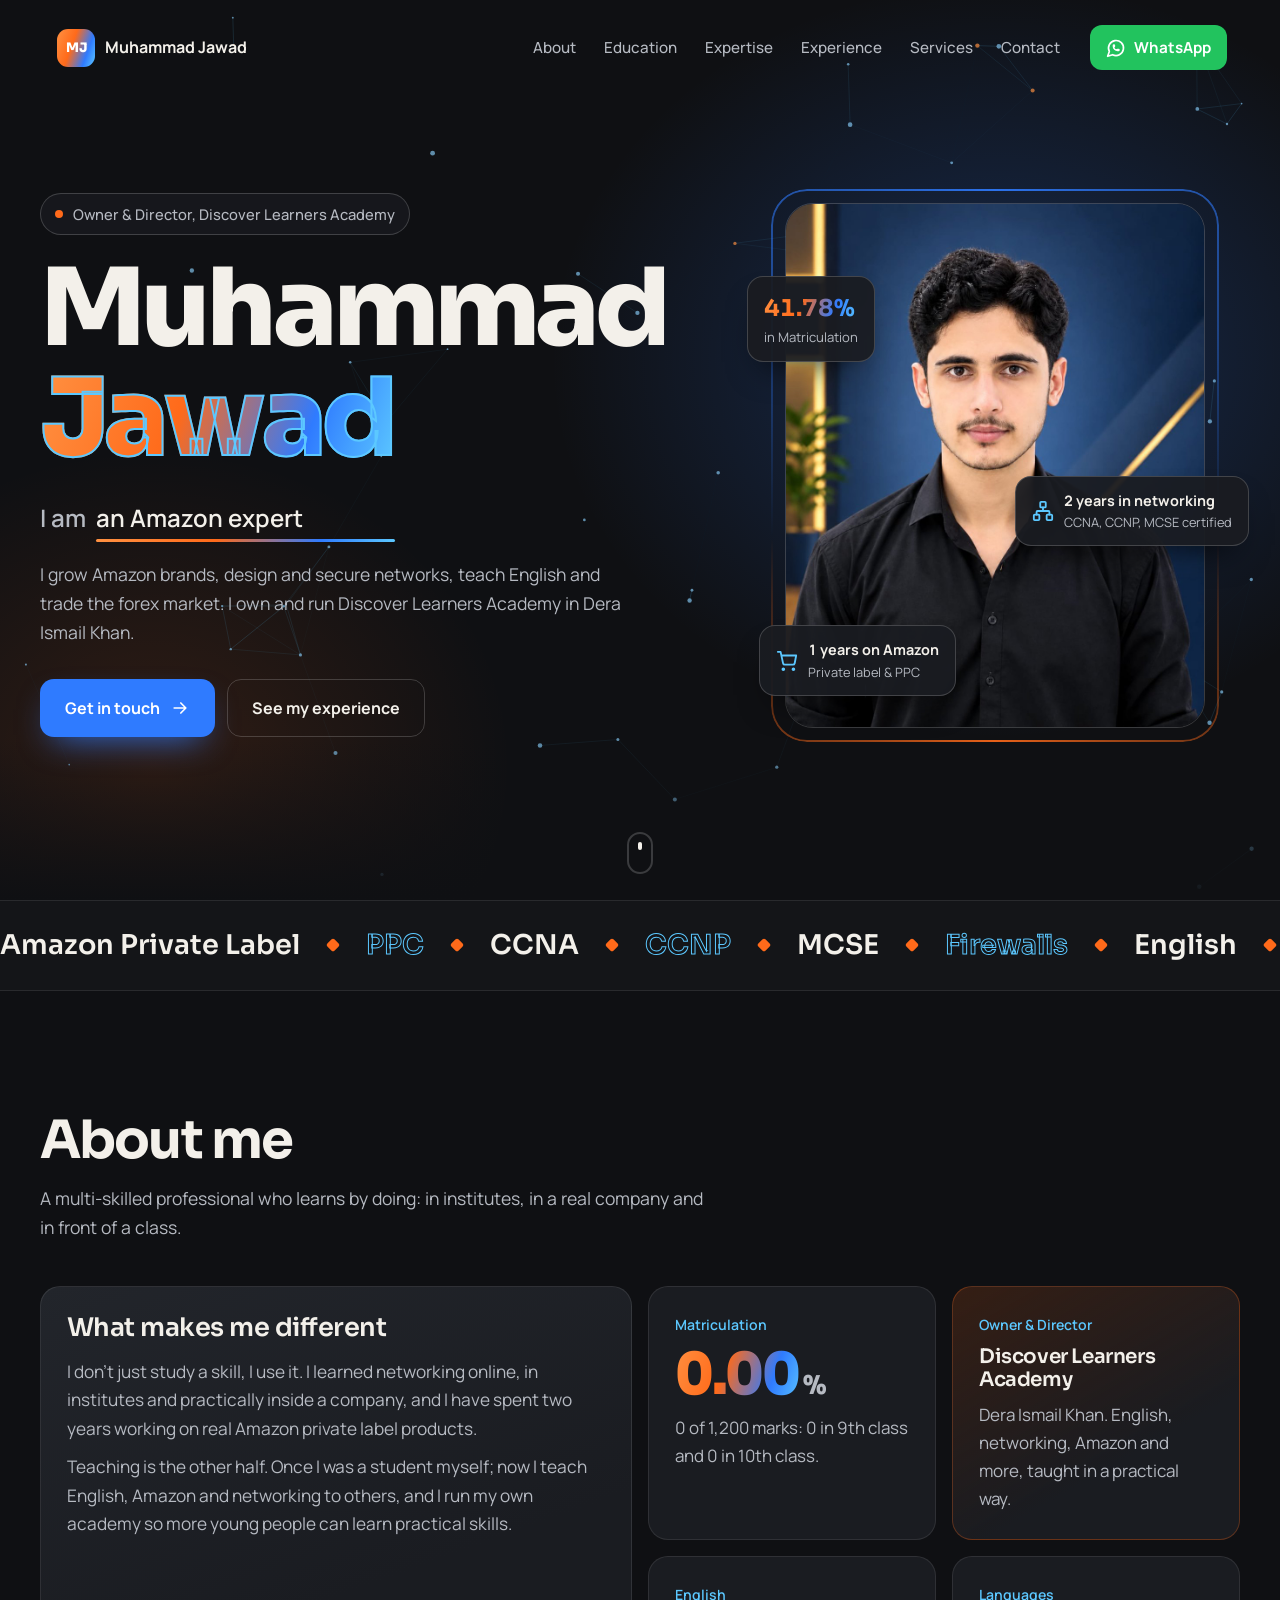
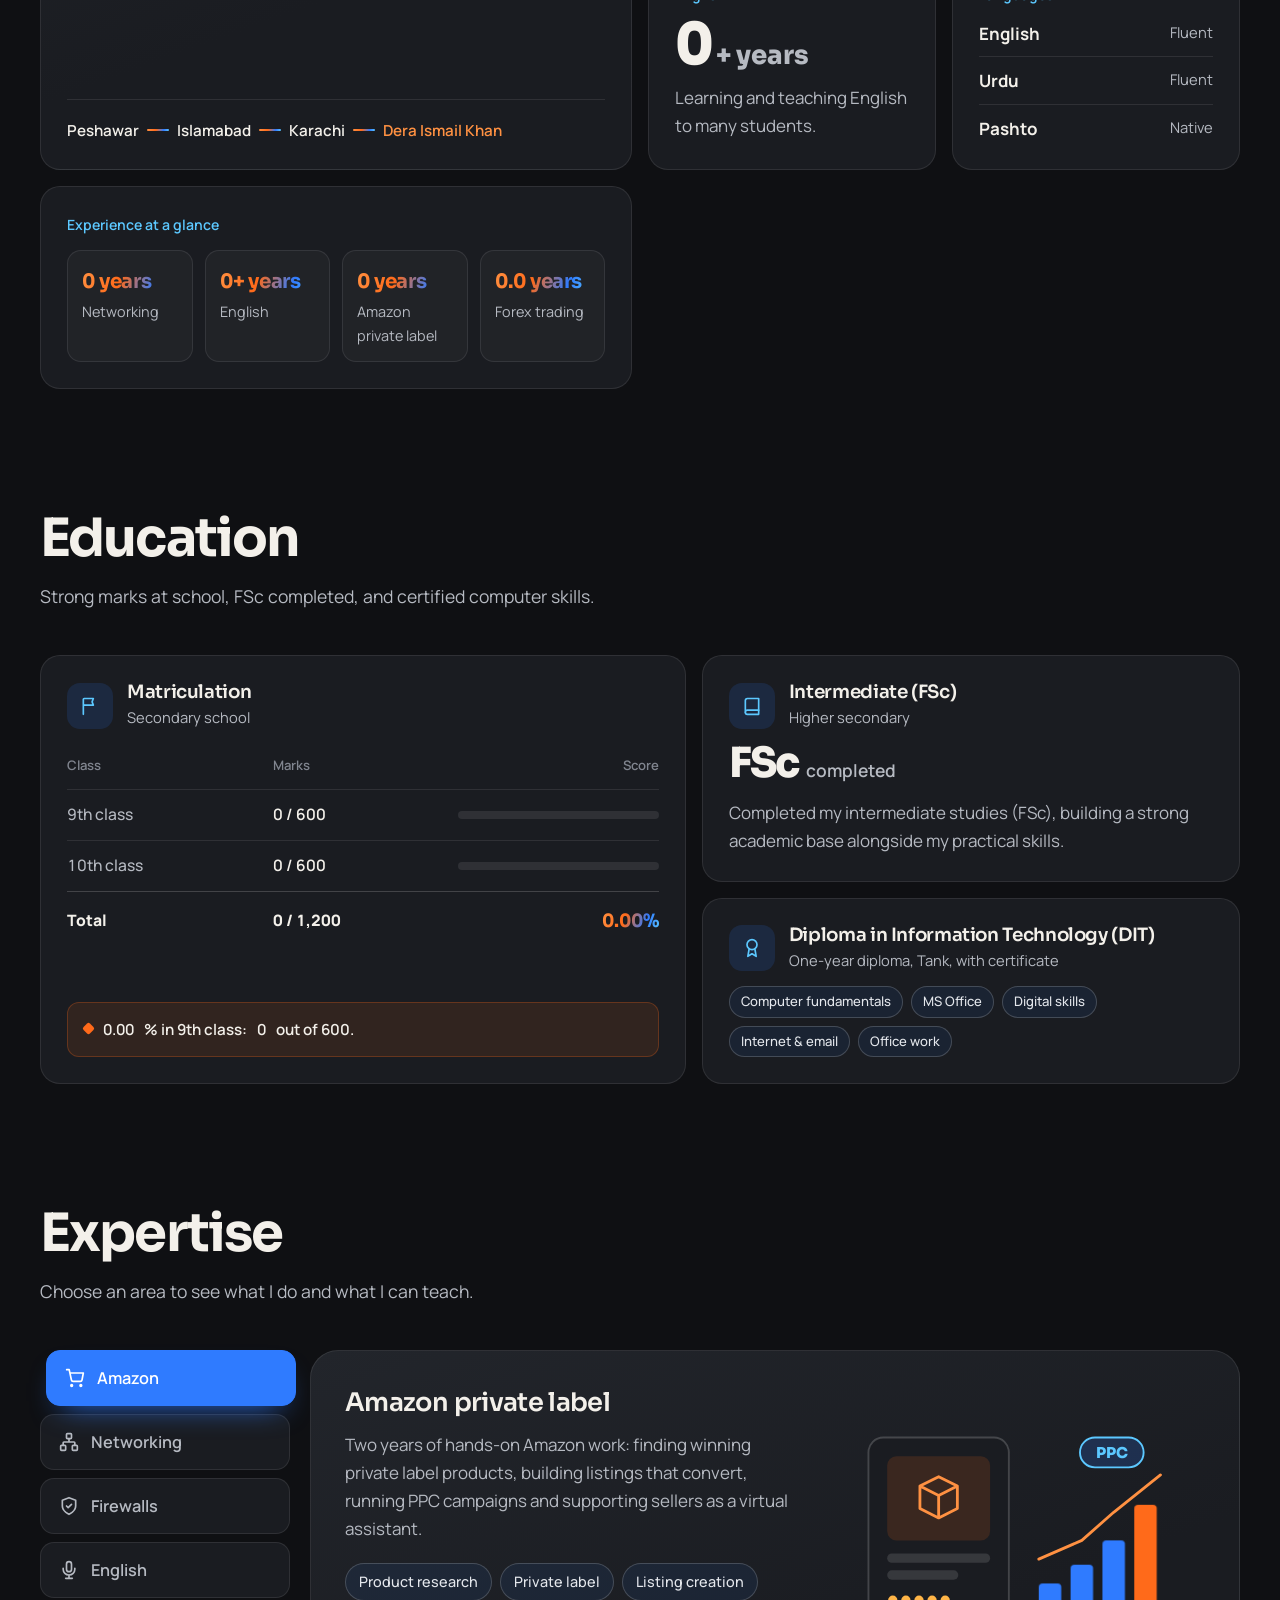
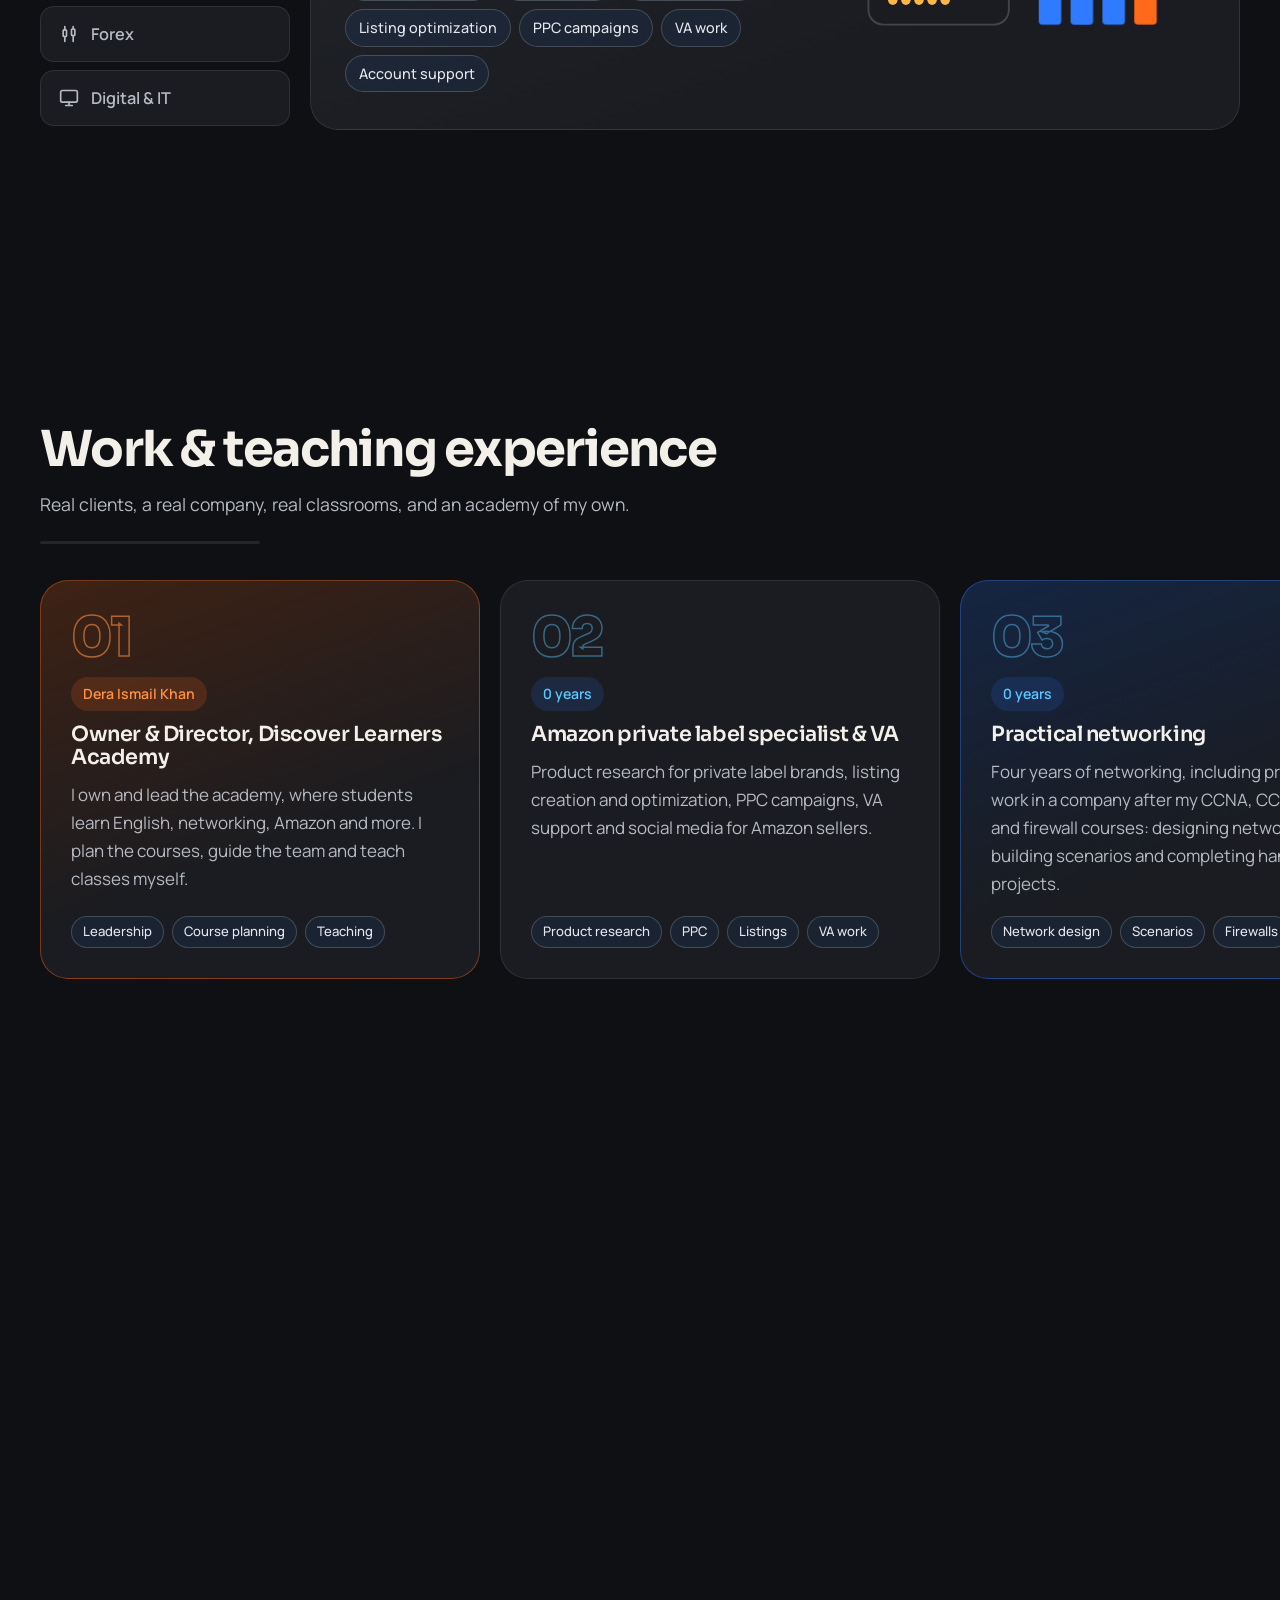
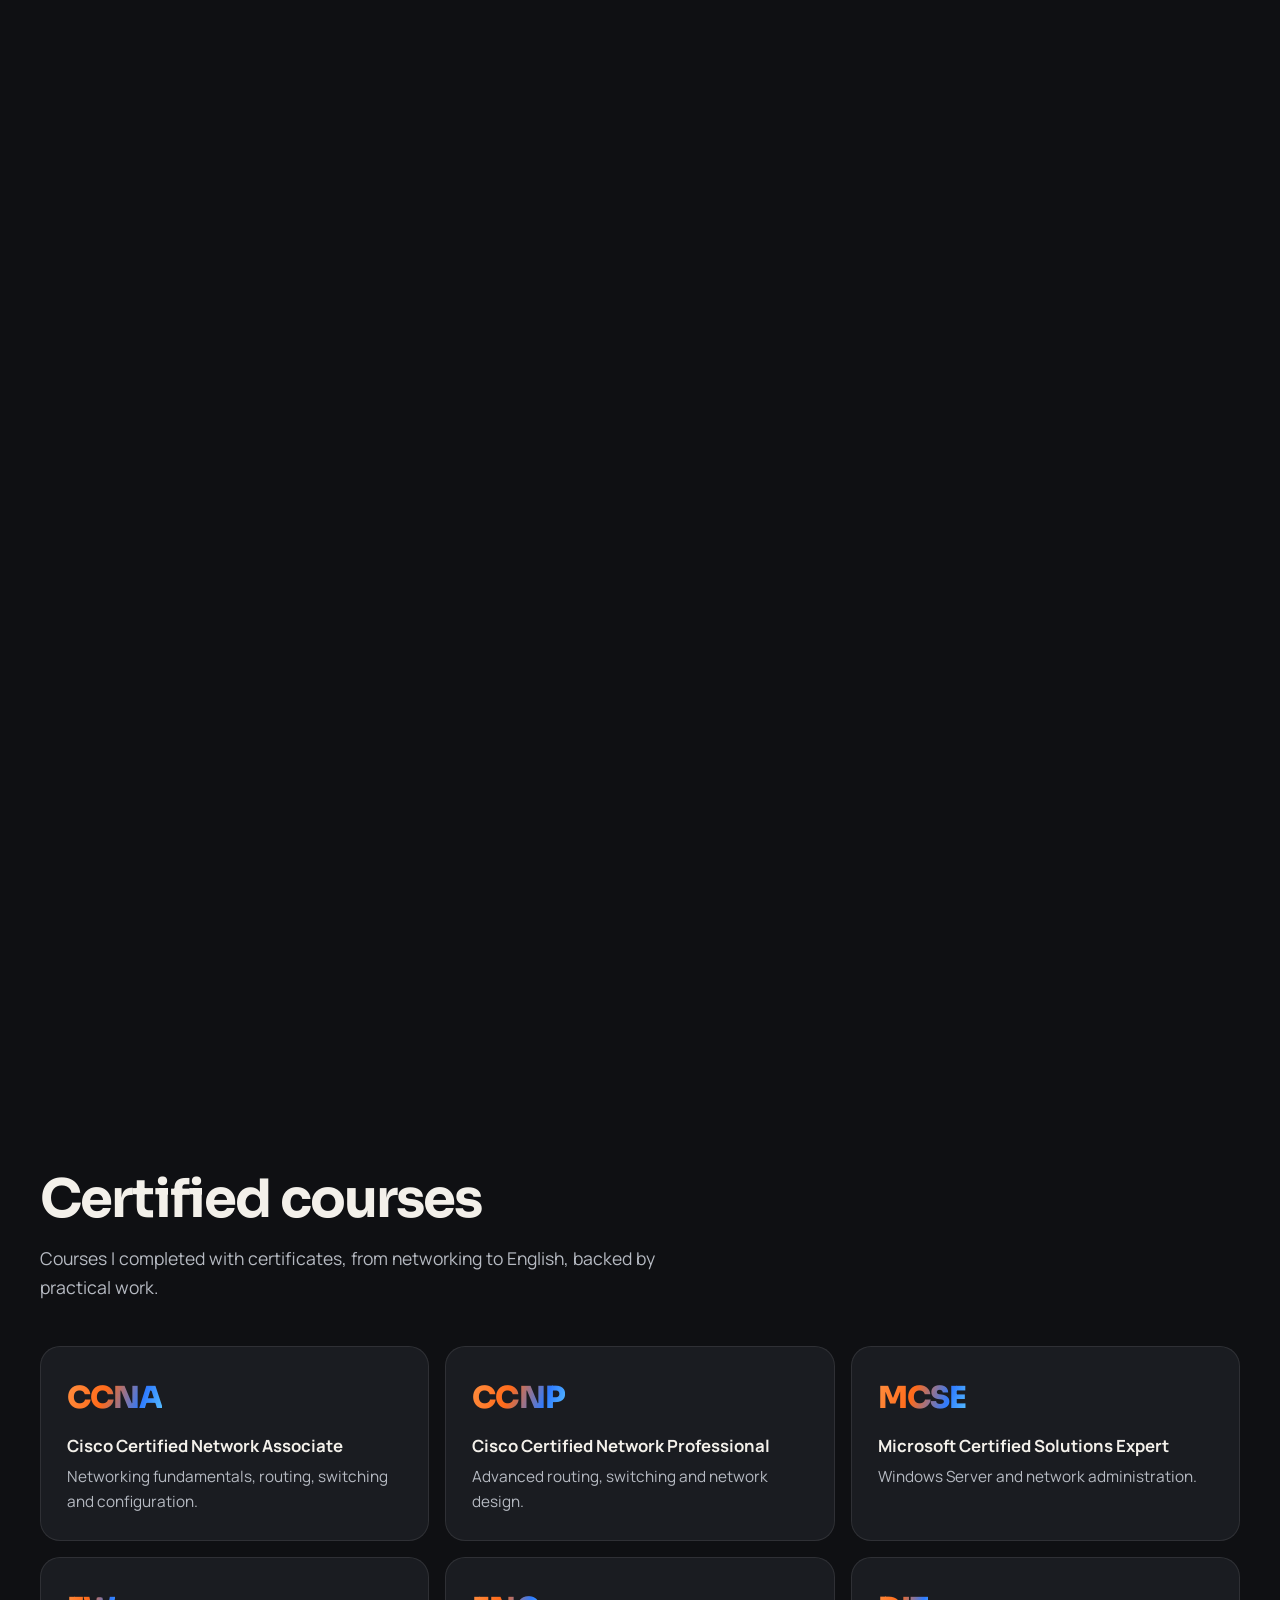
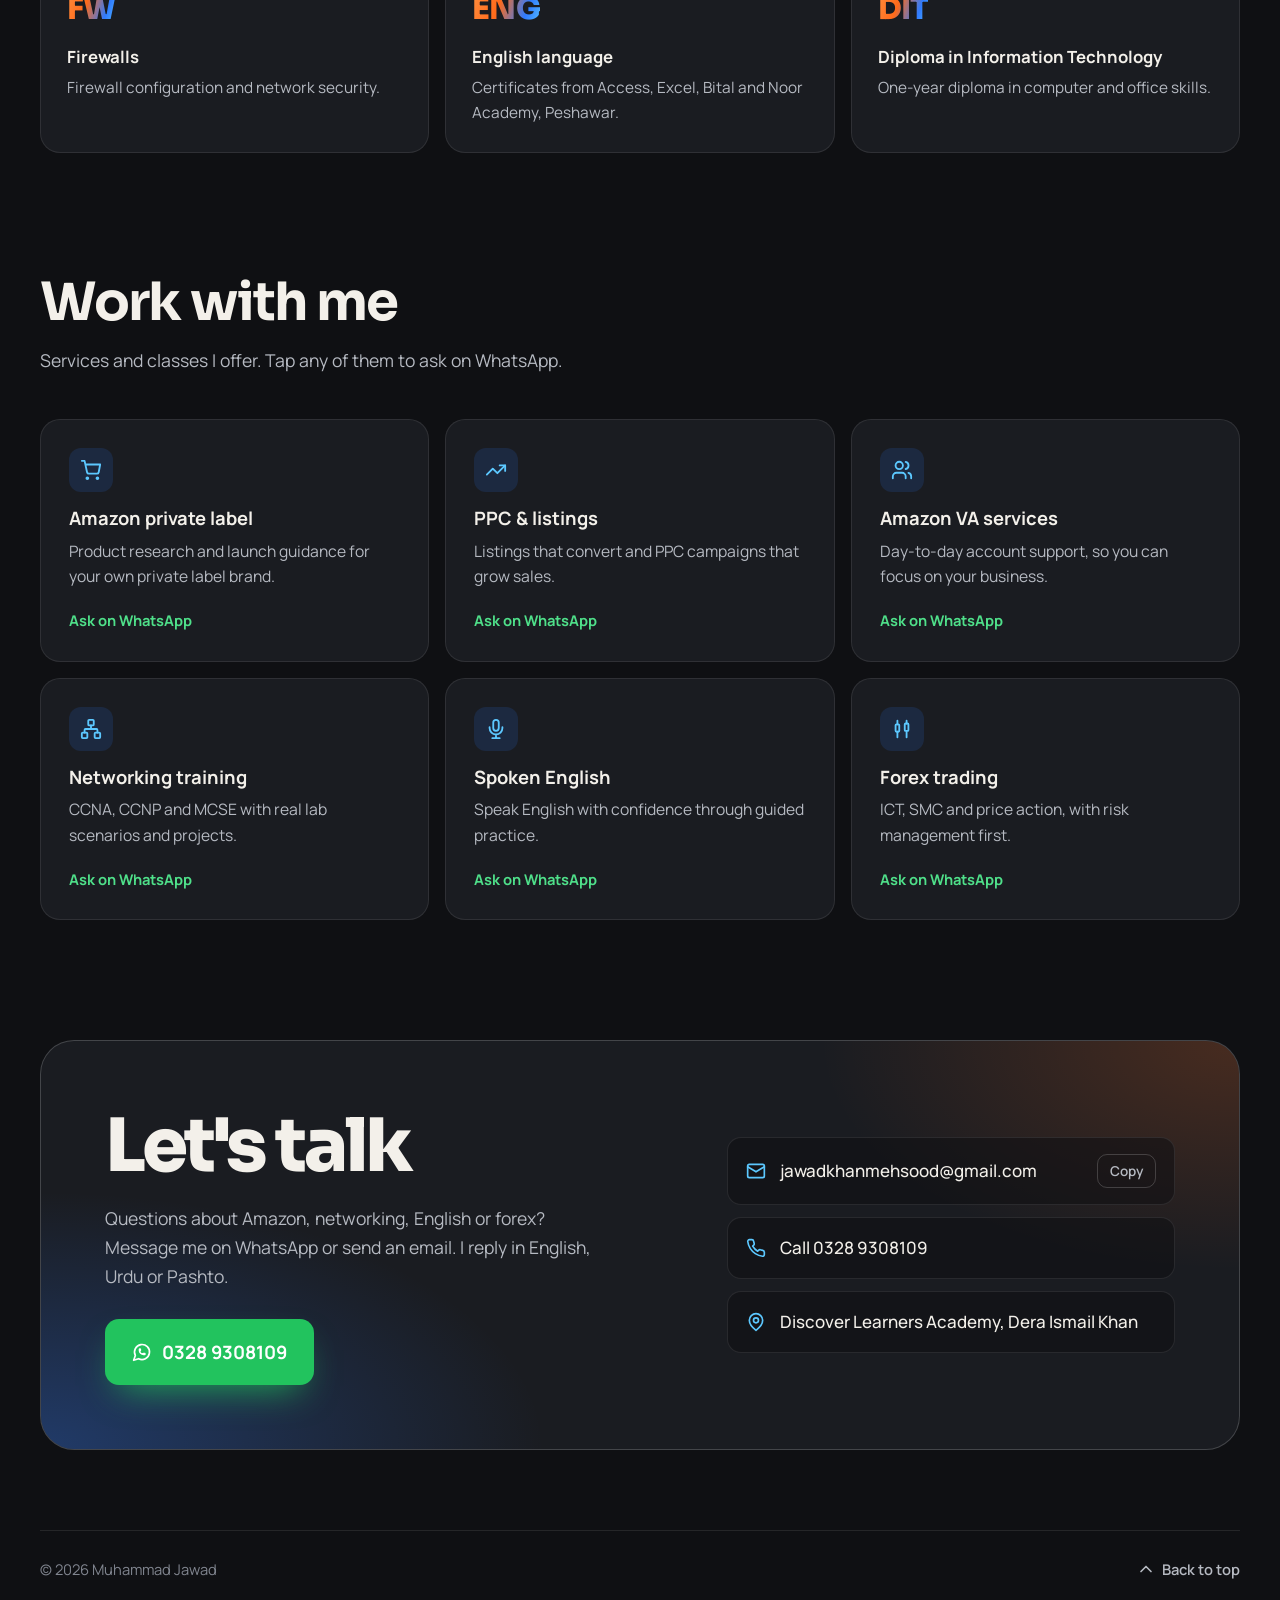
<file: portfolio.html>
<!doctype html>
<html lang="en"><head><meta charset="utf-8"><title>Muhammad Jawad</title>
<meta name="robots" content="noindex"><link rel="canonical" href="https://d-l-academy.github.io/Portfolio/">
<meta http-equiv="refresh" content="0; url=./#experience">
<script>location.replace("./#experience");</script></head>
<body style="background:#0f1013;color:#f3f0ea;font-family:system-ui,sans-serif;padding:24px">
<p>This page has moved. <a href="./#experience" style="color:#5cc8ff">Open Muhammad Jawad's portfolio</a>.</p></body></html>
</file>
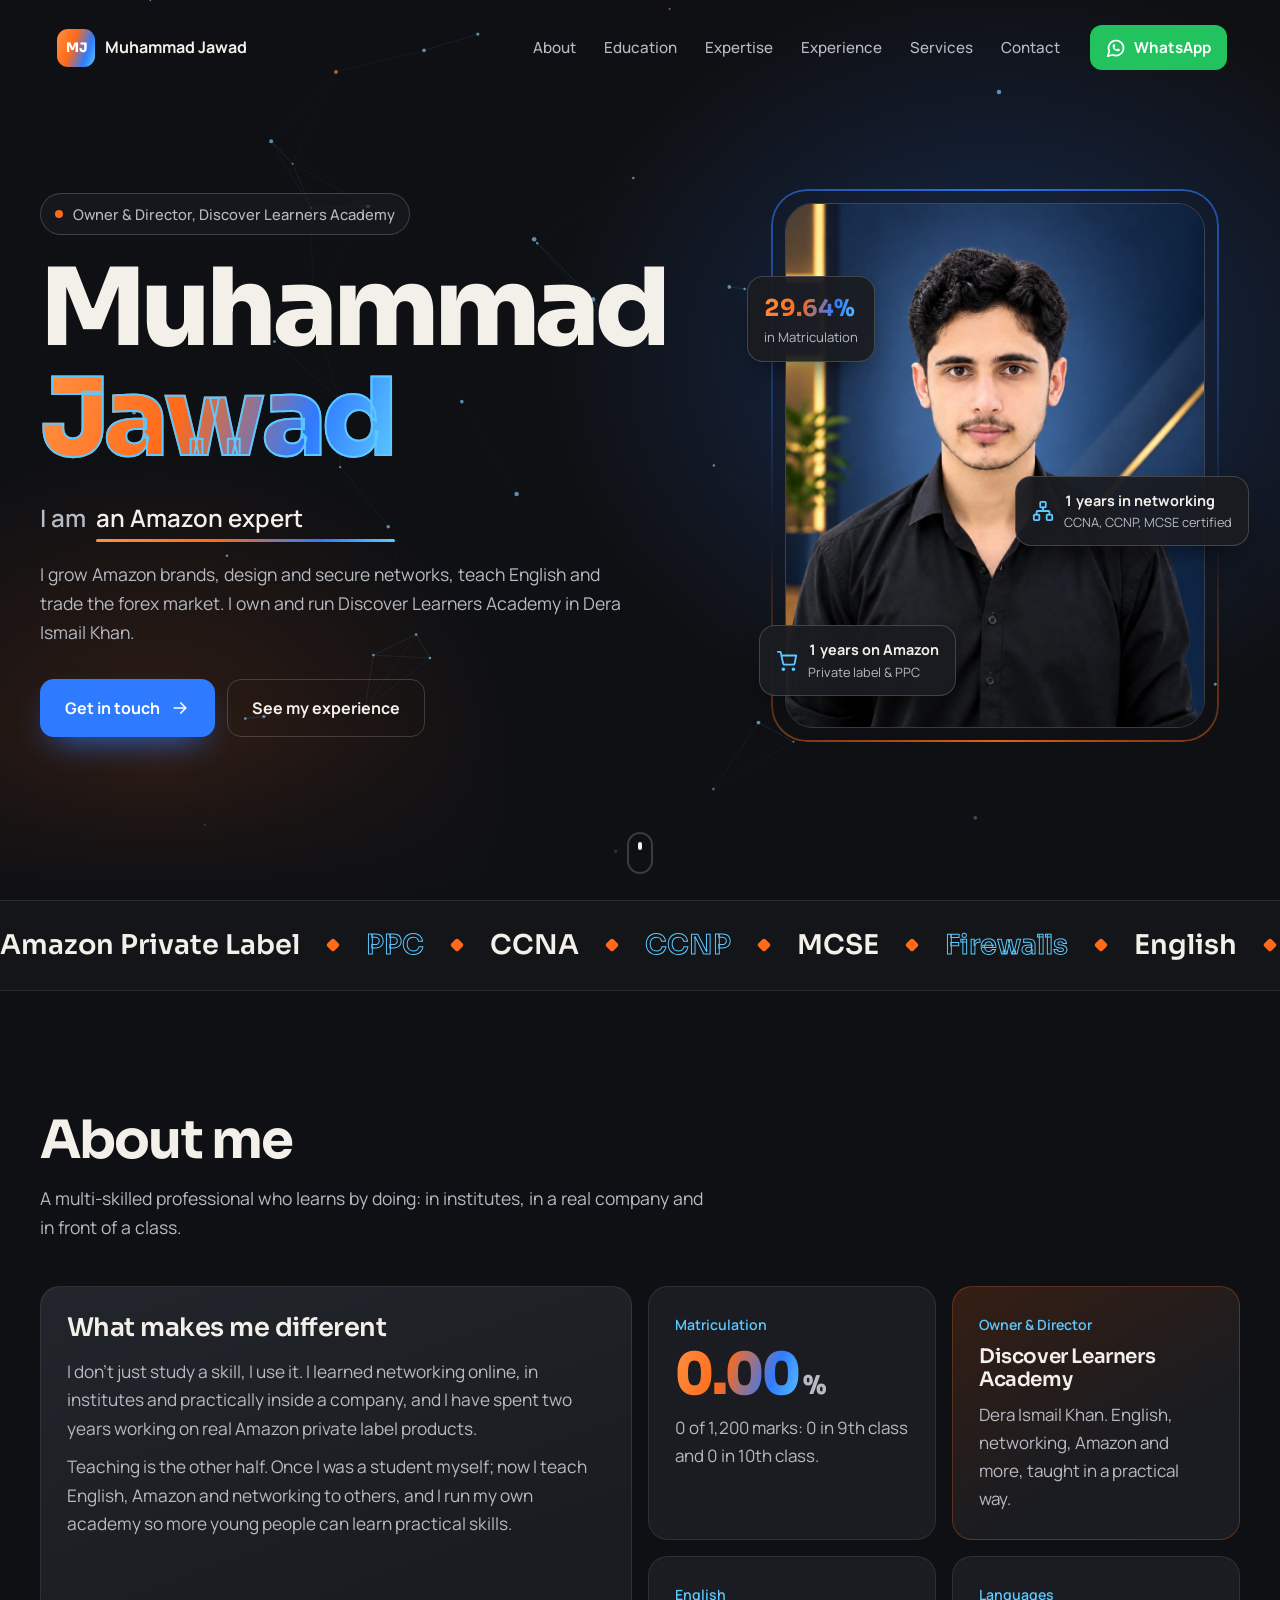
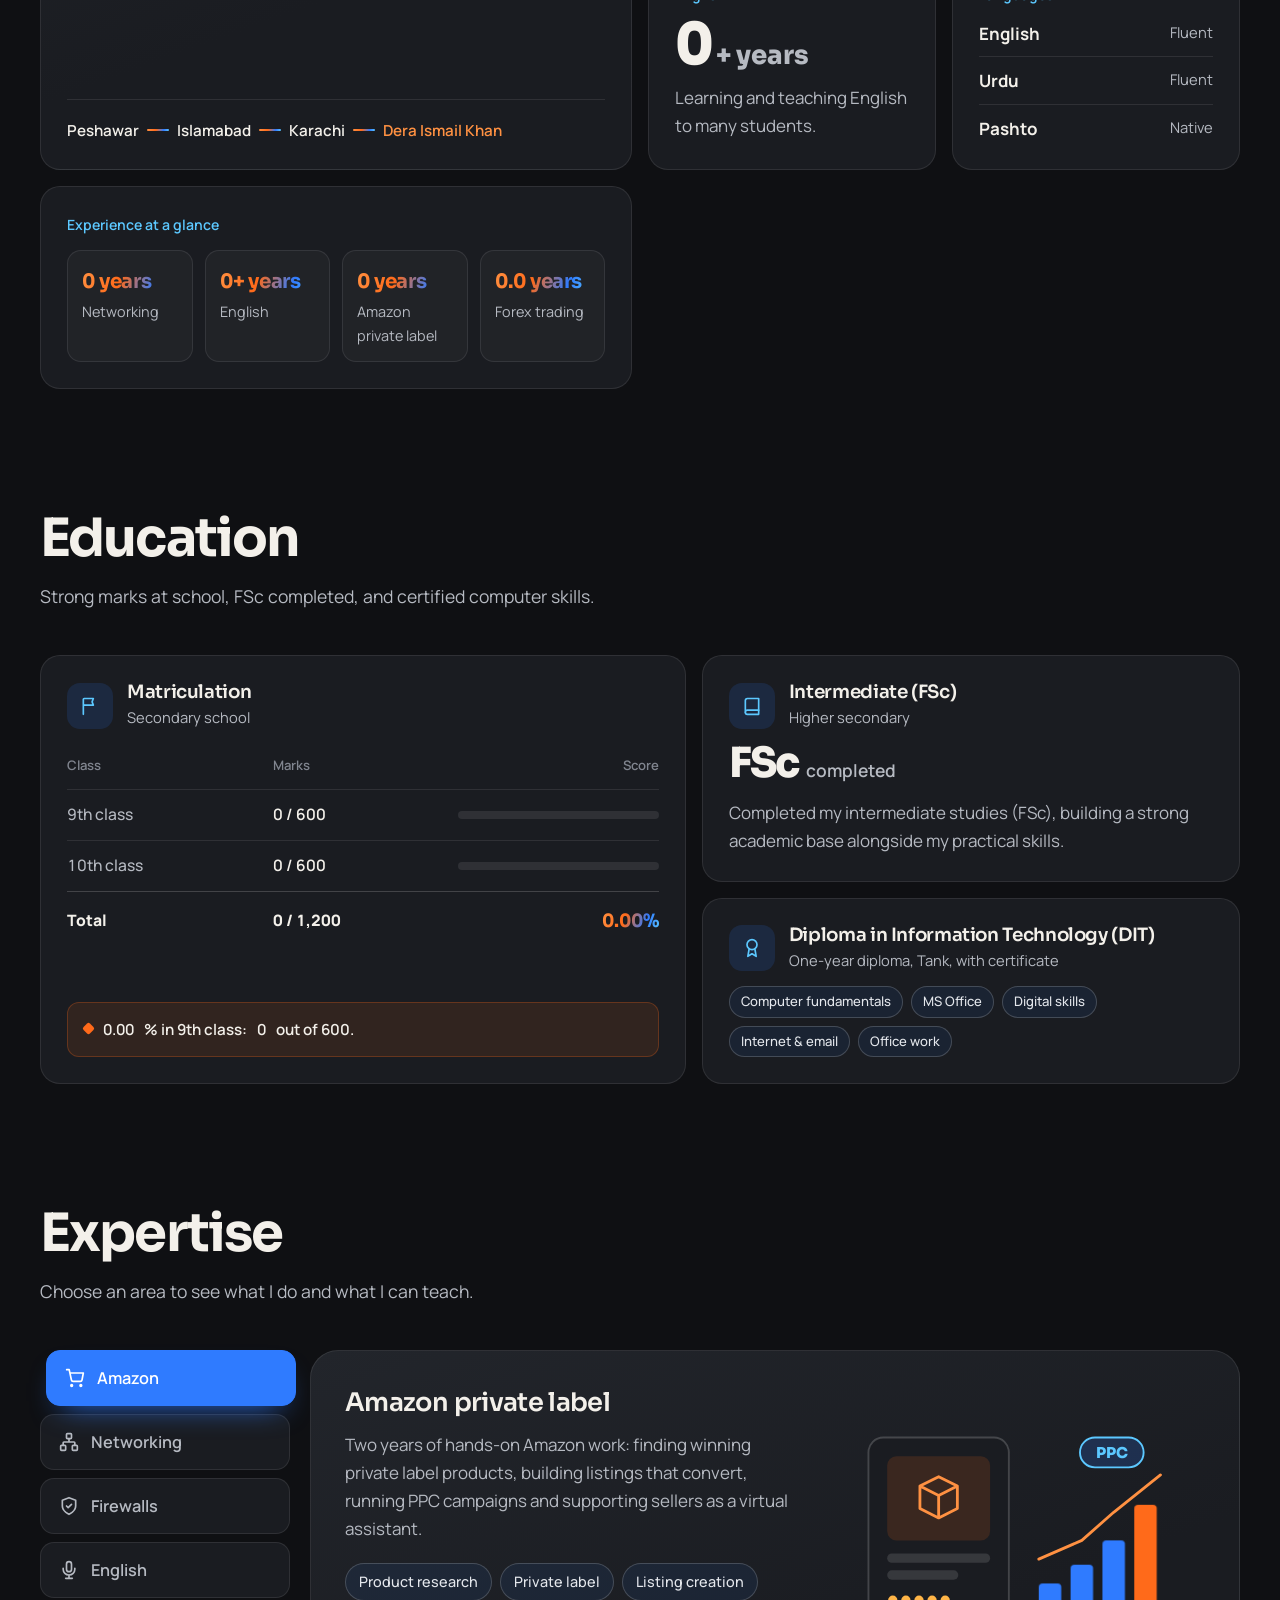
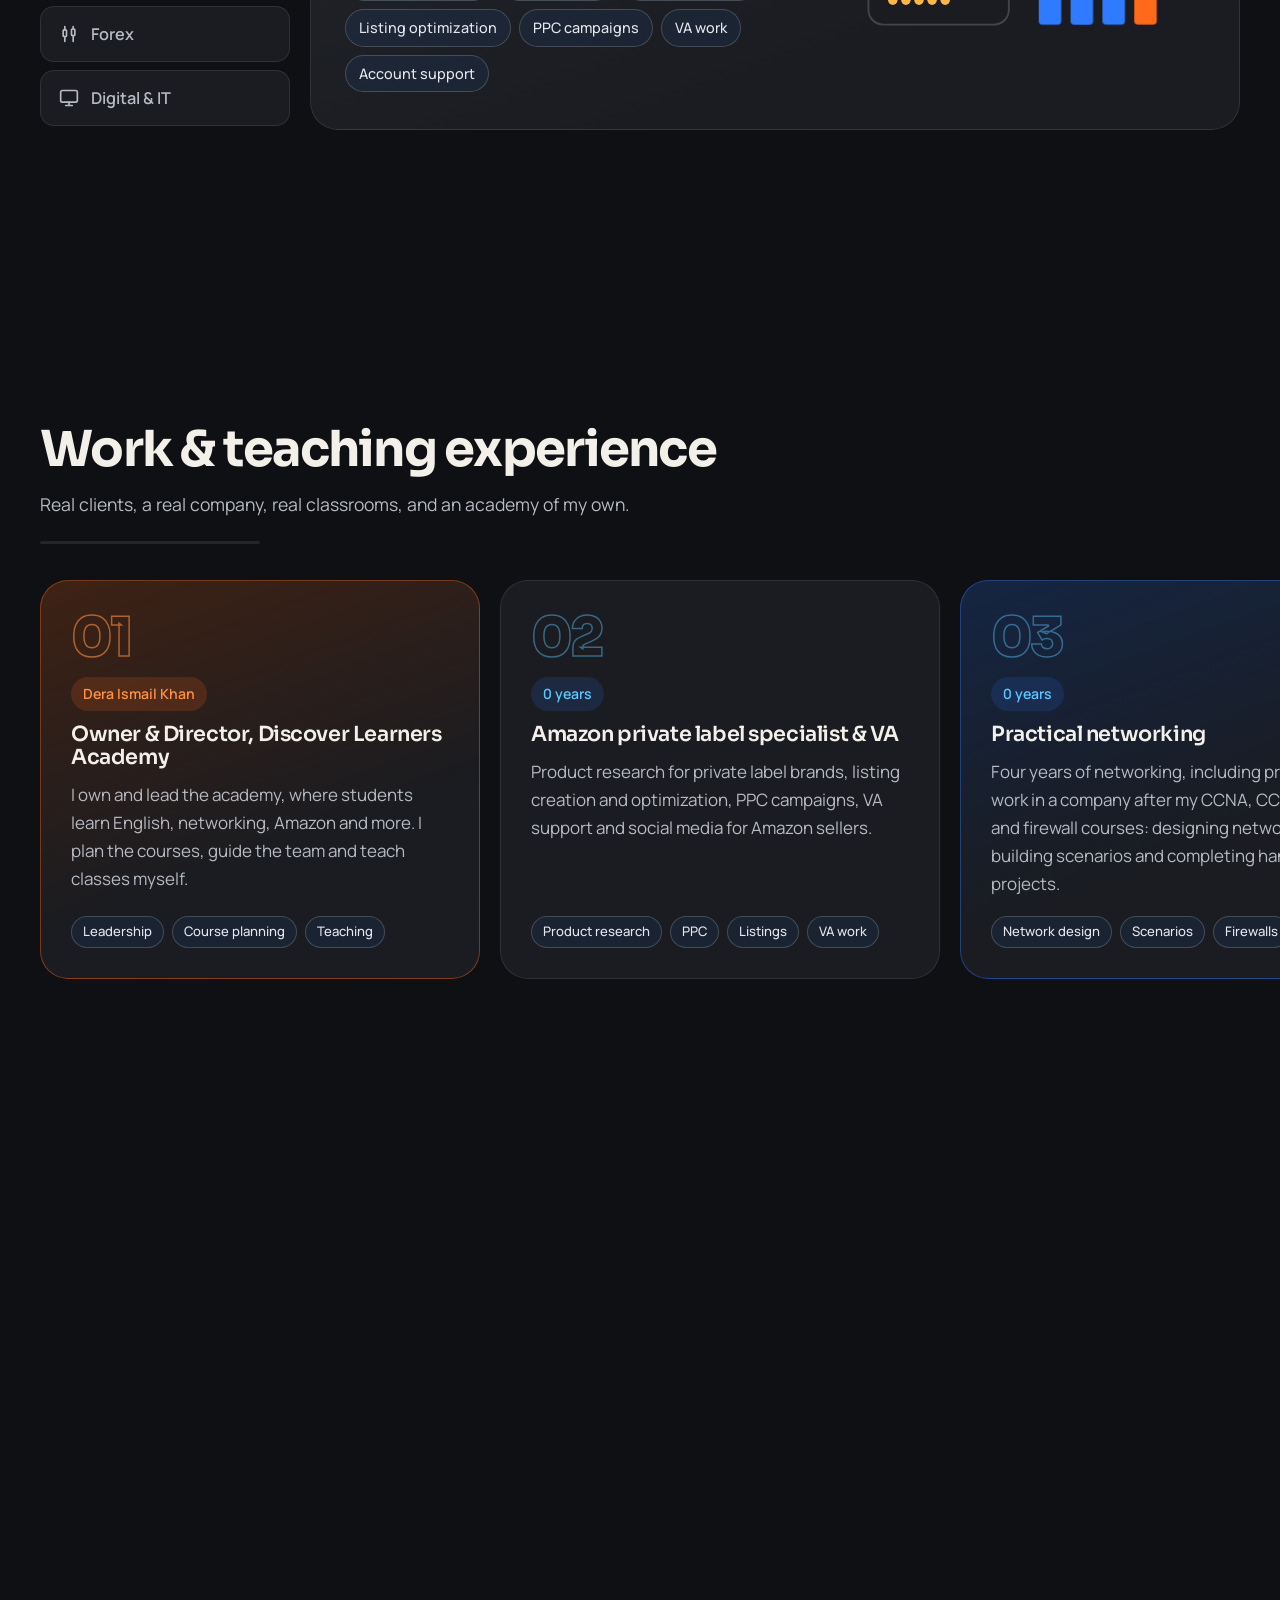
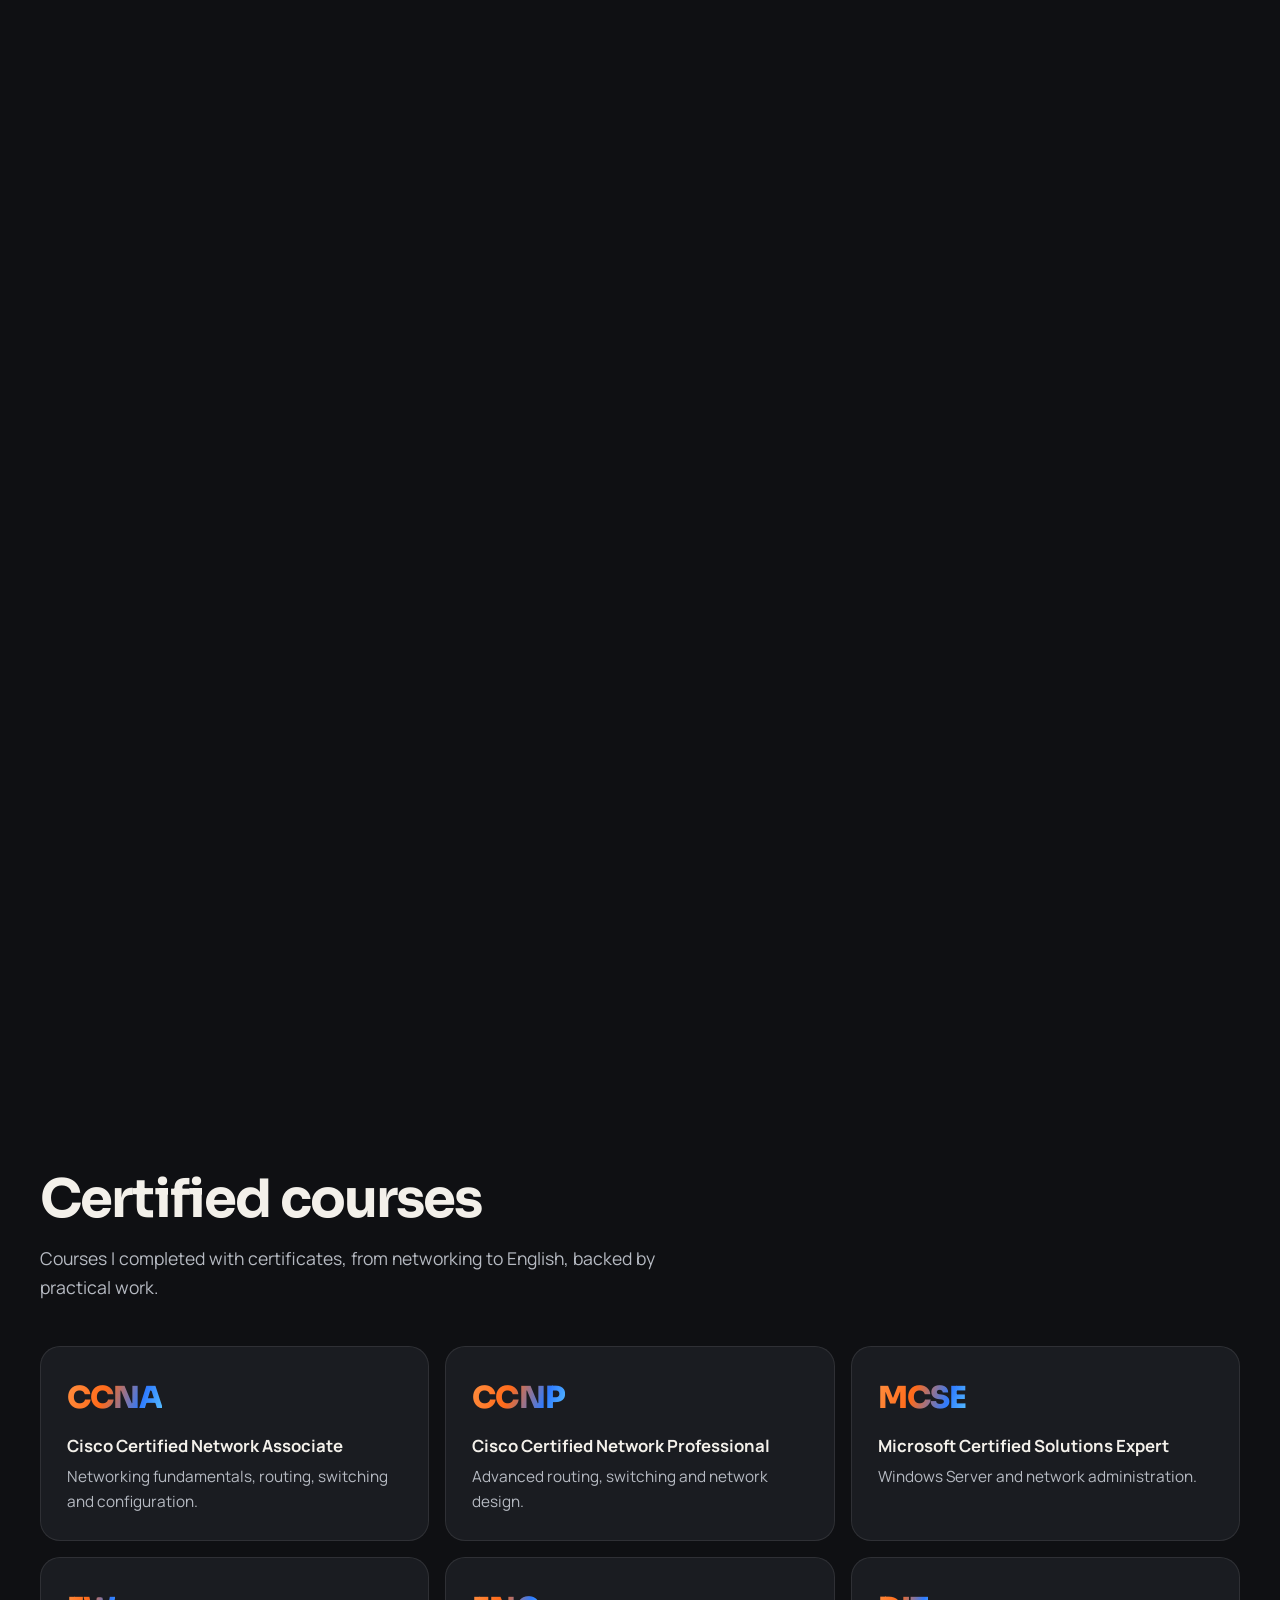
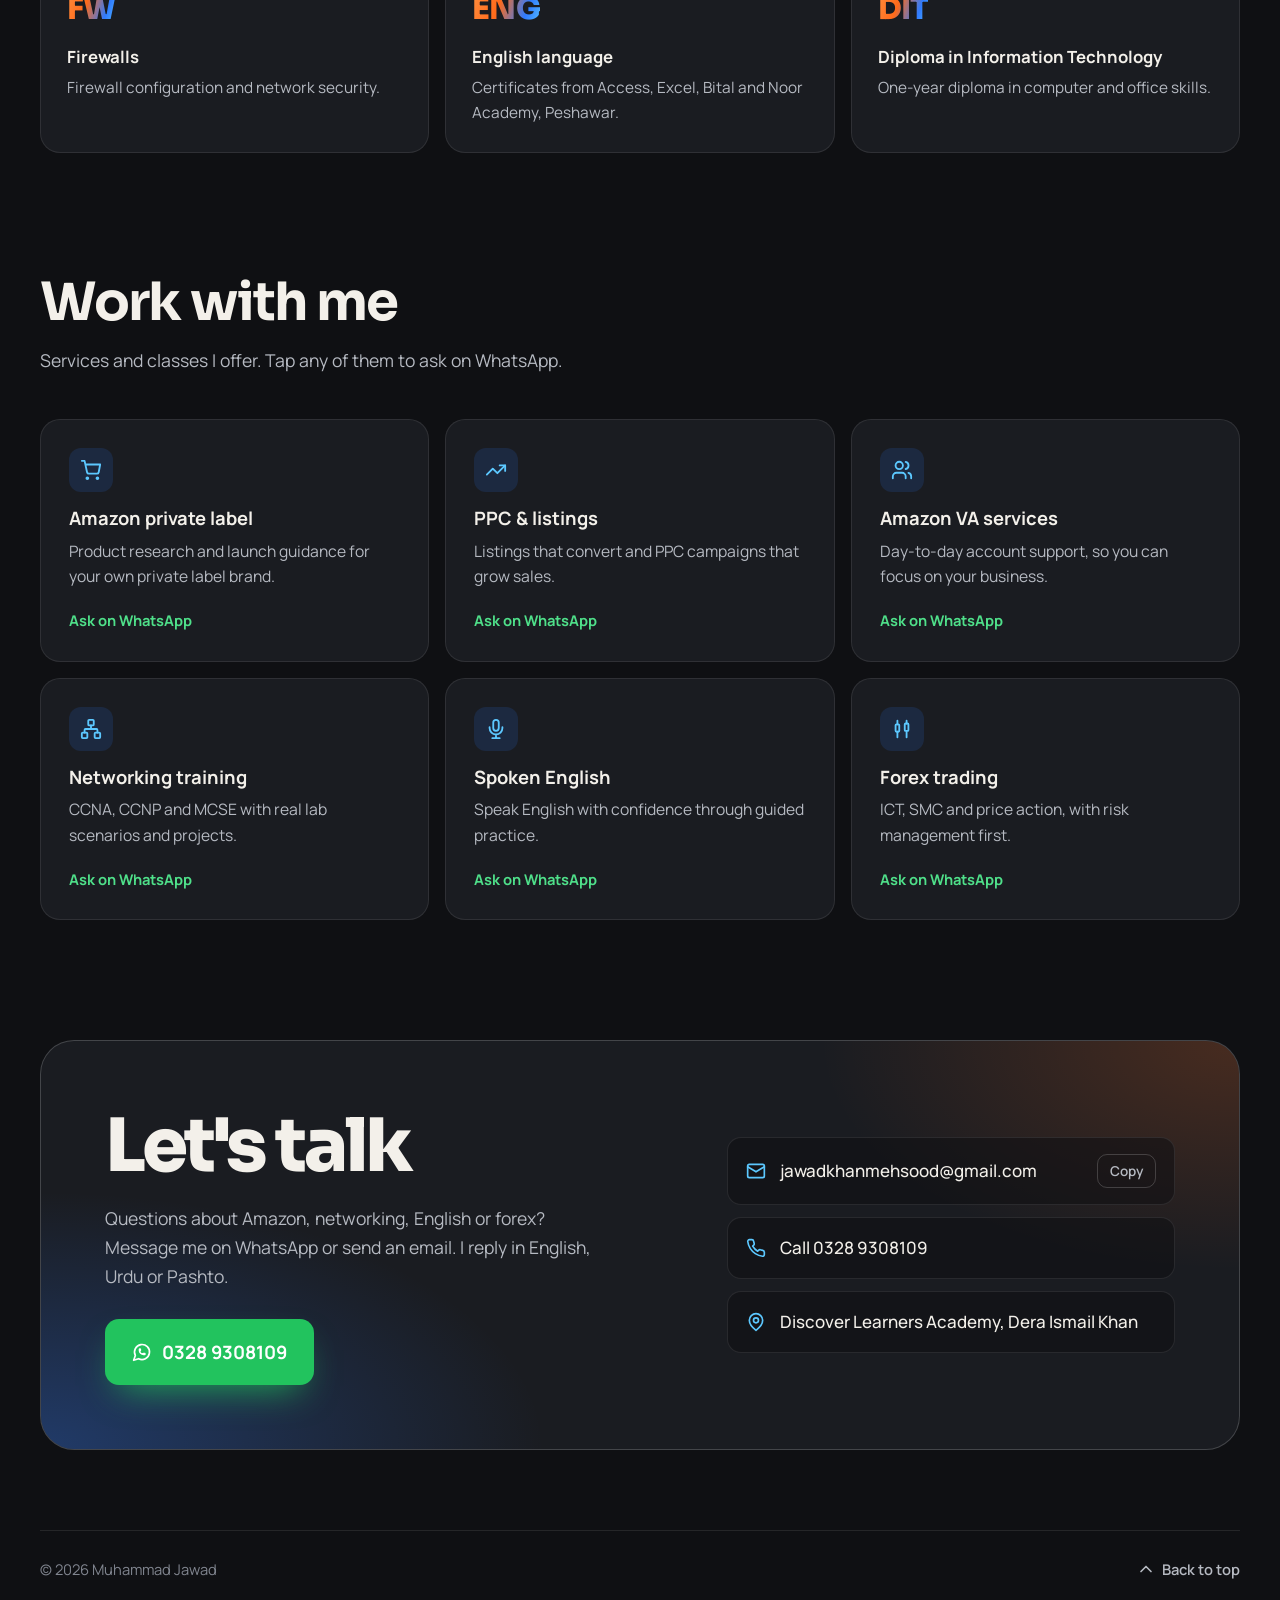
<file: services.html>
<!doctype html>
<html lang="en"><head><meta charset="utf-8"><title>Muhammad Jawad</title>
<meta name="robots" content="noindex"><link rel="canonical" href="https://d-l-academy.github.io/Portfolio/">
<meta http-equiv="refresh" content="0; url=./#services">
<script>location.replace("./#services");</script></head>
<body style="background:#0f1013;color:#f3f0ea;font-family:system-ui,sans-serif;padding:24px">
<p>This page has moved. <a href="./#services" style="color:#5cc8ff">Open Muhammad Jawad's portfolio</a>.</p></body></html>
</file>
<file: css/style.css>
/* ==========================================================================
   Muhammad Jawad — portfolio
   Charcoal with orange and blue (Jawad's brand). Sora for display, Manrope for text.
   ========================================================================== */
:root {
  --bg: #0f1013;
  --bg-2: #141518;
  --panel: #1a1c21;
  --panel-2: #22252b;
  --line: rgba(255, 255, 255, 0.09);
  --line-2: rgba(255, 255, 255, 0.18);
  --text: #f3f0ea;
  --muted: #b6bac2;
  --dim: #80858f;
  --blue: #2f7bff;
  --blue-hi: #5cc8ff;
  --red: #ff6a1a;
  --red-hi: #ff9142;
  --wa: #22c35e;
  --grad: linear-gradient(110deg, var(--red-hi), var(--red) 40%, var(--blue) 75%, var(--blue-hi));

  --f-display: "Sora", "Segoe UI", system-ui, sans-serif;
  --f-body: "Manrope", "Segoe UI", system-ui, sans-serif;
  --wrap: 1200px;
  --r-xl: 28px;
  --r-l: 20px;
  --r-m: 14px;
  --ease: cubic-bezier(.16, 1, .3, 1);
}

*, *::before, *::after { box-sizing: border-box; }
html { -webkit-text-size-adjust: 100%; scroll-behavior: smooth; }
html.has-smooth { scroll-behavior: auto; }
body { margin: 0; background: var(--bg); color: var(--text); font-family: var(--f-body); font-size: 1.0625rem; line-height: 1.65; -webkit-font-smoothing: antialiased; overflow-x: hidden; }
body.is-loading { overflow: hidden; }
img { display: block; max-width: 100%; height: auto; }
a { color: inherit; }
h1, h2, h3 { margin: 0; line-height: 1.12; }
p { margin: 0; }
ul, ol { margin: 0; padding: 0; list-style: none; }
.i { width: 20px; height: 20px; flex: none; fill: none; stroke: currentColor; stroke-width: 2; stroke-linecap: round; stroke-linejoin: round; }
.sr-only { position: absolute; width: 1px; height: 1px; overflow: hidden; clip: rect(0 0 0 0); white-space: nowrap; }
:focus-visible { outline: 2px solid var(--blue-hi); outline-offset: 3px; border-radius: 8px; }
.wrap { width: min(var(--wrap), 100% - 40px); margin-inline: auto; }
.skip { position: fixed; left: 16px; top: -60px; z-index: 300; padding: 10px 16px; border-radius: 10px; background: var(--blue); color: #fff; text-decoration: none; font-weight: 600; transition: top .2s; }
.skip:focus { top: 16px; }

/* ---------- Loader ---------- */
.loader { position: fixed; inset: 0; z-index: 500; display: grid; place-content: center; gap: 22px; justify-items: center; background: var(--bg); transition: opacity .35s ease, visibility .35s; }
.loader__mark { font-family: var(--f-display); font-weight: 800; font-size: 2.6rem; letter-spacing: -0.02em; background: var(--grad); -webkit-background-clip: text; background-clip: text; color: transparent; animation: pulse 1.2s ease-in-out infinite; }
.loader__bar { width: 160px; height: 3px; border-radius: 3px; background: var(--line); overflow: hidden; }
.loader__bar span { display: block; height: 100%; width: 100%; background: var(--grad); transform-origin: left; animation: load .45s var(--ease) forwards; }
.loader.is-done { opacity: 0; visibility: hidden; }
html:not(.js) .loader { display: none; }
@keyframes load { from { transform: scaleX(0); } to { transform: scaleX(1); } }
@keyframes pulse { 50% { opacity: .55; } }

/* ---------- Scroll progress ---------- */
.progress { position: fixed; left: 0; right: 0; top: 0; z-index: 210; height: 3px; pointer-events: none; }
.progress span { display: block; height: 100%; background: var(--grad); transform-origin: left; transform: scaleX(0); }

/* ---------- Navigation ---------- */
.nav { position: fixed; z-index: 200; top: 14px; left: 50%; transform: translateX(-50%); width: min(var(--wrap), 100% - 28px); display: flex; align-items: center; gap: 18px; padding: 10px 12px 10px 16px; border-radius: 18px; border: 1px solid transparent; transition: background .35s, border-color .35s, box-shadow .35s; }
.nav.is-solid { background: rgba(20, 21, 24, .92); border-color: var(--line); box-shadow: 0 18px 40px -24px rgba(0,0,0,.8); }
.nav__logo { display: flex; align-items: center; gap: 10px; text-decoration: none; font-weight: 700; font-size: 1rem; }
.nav__mark { display: grid; place-items: center; width: 38px; height: 38px; border-radius: 11px; background: var(--grad); font-family: var(--f-display); font-weight: 800; font-size: .82rem; color: #fff; }
.nav__links { display: flex; gap: 4px; margin-left: auto; }
.nav__links a { position: relative; padding: 8px 12px; border-radius: 10px; text-decoration: none; color: var(--muted); font-weight: 500; font-size: .95rem; transition: color .25s; }
.nav__links a::after { content: ""; position: absolute; left: 12px; right: 12px; bottom: 4px; height: 2px; border-radius: 2px; background: var(--red); transform: scaleX(0); transition: transform .35s var(--ease); }
.nav__links a:hover, .nav__links a.is-active { color: var(--text); }
.nav__links a.is-active::after { transform: scaleX(1); }
.nav__cta { display: inline-flex; align-items: center; gap: 8px; padding: 10px 16px; border-radius: 12px; background: var(--wa); color: #fff; text-decoration: none; font-weight: 700; font-size: .95rem; transition: transform .2s var(--ease), background .2s; }
.nav__cta:hover { background: #1aa84f; transform: translateY(-1px); }
.nav__burger { display: none; margin-left: auto; width: 44px; height: 44px; border-radius: 12px; border: 1px solid var(--line-2); background: transparent; cursor: pointer; position: relative; }
.nav__burger span { position: absolute; left: 12px; right: 12px; height: 2px; border-radius: 2px; background: var(--text); transition: transform .3s var(--ease), top .3s var(--ease); }
.nav__burger span:first-child { top: 17px; } .nav__burger span:last-child { top: 25px; }
.nav__burger[aria-expanded="true"] span:first-child { top: 21px; transform: rotate(45deg); }
.nav__burger[aria-expanded="true"] span:last-child { top: 21px; transform: rotate(-45deg); }
.mmenu { position: fixed; z-index: 190; inset: 0; padding: 96px 24px 24px; background: rgba(15, 16, 19, .98); display: flex; flex-direction: column; gap: 6px; }
.mmenu[hidden] { display: none; }
.mmenu a { padding: 14px 6px; border-bottom: 1px solid var(--line); font-family: var(--f-display); font-weight: 600; font-size: 1.4rem; text-decoration: none; animation: mm-in .5s var(--ease) both; }
.mmenu a:nth-child(2) { animation-delay: .04s; } .mmenu a:nth-child(3) { animation-delay: .08s; } .mmenu a:nth-child(4) { animation-delay: .12s; } .mmenu a:nth-child(5) { animation-delay: .16s; } .mmenu a:nth-child(6) { animation-delay: .2s; }
@keyframes mm-in { from { opacity: 0; transform: translateY(12px); } }

/* ---------- Buttons ---------- */
.btn { display: inline-flex; align-items: center; justify-content: center; gap: 10px; padding: 15px 24px; border-radius: 14px; font-weight: 700; font-size: 1rem; text-decoration: none; border: 1px solid transparent; transition: background .25s, border-color .25s, color .25s, box-shadow .3s; will-change: transform; }
.btn--primary { background: var(--blue); color: #fff; box-shadow: 0 14px 34px -14px rgba(47, 123, 255, .9); }
.btn--primary:hover { background: #1f66f0; box-shadow: 0 18px 40px -12px rgba(47, 123, 255, 1); }
.btn--primary .i { transition: transform .3s var(--ease); }
.btn--primary:hover .i { transform: translateX(4px); }
.btn--ghost { border-color: var(--line-2); color: var(--text); }
.btn--ghost:hover { border-color: var(--blue-hi); background: rgba(47, 123, 255, .08); }
.btn--wa { background: var(--wa); color: #fff; font-size: 1.15rem; padding: 17px 26px; box-shadow: 0 16px 36px -14px rgba(34, 195, 94, .85); }
.btn--wa:hover { background: #1aa84f; }

/* ---------- Hero ---------- */
.hero { position: relative; min-height: 100vh; min-height: 100svh; display: flex; align-items: center; padding: 120px 0 90px; overflow: hidden; isolation: isolate; }
.hero::before { content: ""; position: absolute; inset: 0; z-index: -2; background:
  radial-gradient(50% 60% at 78% 40%, rgba(47, 123, 255, .26), transparent 70%),
  radial-gradient(40% 50% at 12% 85%, rgba(255, 106, 26, .14), transparent 70%); }
.hero::after { content: ""; position: absolute; left: 0; right: 0; bottom: 0; height: 160px; z-index: -1; background: linear-gradient(transparent, var(--bg)); }
.hero__net { position: absolute; inset: 0; z-index: -1; width: 100%; height: 100%; opacity: .75; }
.hero__grid { display: grid; grid-template-columns: 1.15fr .85fr; gap: 48px; align-items: center; }
.hero__status { display: inline-flex; align-items: center; gap: 10px; padding: 8px 14px; border-radius: 999px; border: 1px solid var(--line-2); background: rgba(26, 28, 33, .7); font-size: .92rem; font-weight: 500; color: var(--muted); }
.dot { width: 8px; height: 8px; border-radius: 50%; background: var(--red); box-shadow: 0 0 0 0 rgba(255, 106, 26, .6); animation: ping 2s ease-out infinite; }
@keyframes ping { 70% { box-shadow: 0 0 0 10px rgba(255, 106, 26, 0); } 100% { box-shadow: 0 0 0 0 rgba(255, 106, 26, 0); } }
.hero__name { margin-top: 22px; font-family: var(--f-display); font-weight: 800; font-size: clamp(2.9rem, 8.4vw, 7.4rem); line-height: .96; letter-spacing: -0.045em; }
.hero__row { display: block; overflow: hidden; padding-bottom: .06em; }
.split { display: inline-block; }
.split .ch { display: inline-block; transform: translateY(105%); transition: transform .9s var(--ease); transition-delay: calc(var(--i) * 45ms + var(--base, 0ms)); }
.is-ready .split .ch { transform: none; }
.split--outline { color: transparent; -webkit-text-stroke: 2px var(--blue-hi); background: var(--grad); -webkit-background-clip: text; background-clip: text; background-size: 0% 100%; background-repeat: no-repeat; transition: background-size 1.2s var(--ease) 1.4s; }
.is-ready .split--outline { background-size: 100% 100%; }
html:not(.js) .split--outline { background-size: 100% 100%; }
.hero__roles { margin-top: 22px; display: flex; flex-wrap: wrap; align-items: baseline; gap: 10px; font-size: clamp(1.15rem, 2vw, 1.5rem); font-weight: 600; }
.hero__roles-fixed { color: var(--muted); }
.rotator { position: relative; display: inline-grid; }
.rotator__item { grid-area: 1 / 1; white-space: nowrap; color: var(--text); opacity: 0; transform: translateY(60%); transition: opacity .5s, transform .6s var(--ease); }
.rotator__item.is-on { opacity: 1; transform: none; }
.rotator__item.is-off { opacity: 0; transform: translateY(-60%); }
.rotator::after { content: ""; position: absolute; left: 0; right: 0; bottom: -4px; height: 3px; border-radius: 3px; background: var(--grad); }
.hero__lead { margin-top: 22px; max-width: 54ch; color: var(--muted); font-size: 1.1rem; }
.hero__actions { margin-top: 32px; display: flex; flex-wrap: wrap; gap: 12px; }
.hero__copy > * { opacity: 0; transform: translateY(18px); transition: opacity .8s ease, transform .9s var(--ease); }
.hero__copy > .hero__name { opacity: 1; transform: none; }
.is-ready .hero__copy > * { opacity: 1; transform: none; }
.is-ready .hero__copy > .hero__status { transition-delay: .1s; }
.is-ready .hero__copy > .hero__roles { transition-delay: .9s; }
.is-ready .hero__copy > .hero__lead { transition-delay: 1.05s; }
.is-ready .hero__copy > .hero__actions { transition-delay: 1.2s; }
html:not(.js) .hero__copy > *, html:not(.js) .split .ch { opacity: 1; transform: none; }

.hero__visual { position: relative; justify-self: center; width: min(420px, 100%); }
.portrait { position: relative; aspect-ratio: 4 / 5; opacity: 0; transform: scale(.94); transition: opacity 1s ease .4s, transform 1.2s var(--ease) .4s; }
.is-ready .portrait { opacity: 1; transform: none; }
.portrait__frame { position: absolute; inset: 0; border-radius: var(--r-xl); overflow: hidden; z-index: 1; border: 1px solid var(--line-2); }
.portrait__frame img { width: 100%; height: 100%; object-fit: cover; object-position: 50% 15%; transform: scale(1.08); transition: transform 1.6s var(--ease) .5s; }
.is-ready .portrait__frame img { transform: none; }
.portrait__ring { position: absolute; inset: -14px; border-radius: 36px; z-index: 0; background: conic-gradient(from var(--a, 0deg), var(--blue), transparent 30%, var(--red) 50%, transparent 70%, var(--blue)); filter: blur(0); opacity: .9; animation: spin 7s linear infinite; -webkit-mask: linear-gradient(#000 0 0) content-box, linear-gradient(#000 0 0); -webkit-mask-composite: xor; mask-composite: exclude; padding: 2px; }
@property --a { syntax: "<angle>"; inherits: false; initial-value: 0deg; }
@keyframes spin { to { --a: 360deg; } }
.badge { position: absolute; z-index: 2; display: flex; align-items: center; gap: 10px; padding: 12px 16px; border-radius: 16px; background: rgba(26, 28, 33, .94); border: 1px solid var(--line-2); box-shadow: 0 18px 36px -18px rgba(0,0,0,.9); font-size: .9rem; animation: float 6s ease-in-out infinite; }
.badge strong { display: block; font-weight: 700; }
.badge small, .badge span > small { display: block; color: var(--muted); font-size: .8rem; }
.badge .i { color: var(--blue-hi); width: 22px; height: 22px; }
.badge--a { left: -38px; top: 14%; flex-direction: column; align-items: flex-start; gap: 0; animation-delay: -1s; }
.badge--a strong { font-family: var(--f-display); font-size: 1.45rem; background: var(--grad); -webkit-background-clip: text; background-clip: text; color: transparent; }
.badge--a > span { color: var(--muted); font-size: .82rem; }
.badge--b { right: -44px; top: 52%; animation-delay: -3s; }
.badge--c { left: -26px; bottom: 6%; animation-delay: -4.5s; }
@keyframes float { 50% { transform: translateY(-10px); } }
.hero__scroll { position: absolute; left: 50%; bottom: 26px; width: 26px; height: 42px; margin-left: -13px; border-radius: 14px; border: 2px solid var(--line-2); }
.hero__scroll span { position: absolute; left: 50%; top: 8px; width: 4px; height: 8px; margin-left: -2px; border-radius: 2px; background: var(--text); animation: wheel 1.8s ease-in-out infinite; }
@keyframes wheel { 0% { opacity: 0; transform: translateY(0); } 30% { opacity: 1; } 100% { opacity: 0; transform: translateY(14px); } }

/* ---------- Marquee ---------- */
.marquee { position: relative; overflow: hidden; padding: 22px 0; border-top: 1px solid var(--line); border-bottom: 1px solid var(--line); background: var(--bg-2); }
.marquee__track { display: flex; width: max-content; align-items: center; gap: 28px; animation: marquee 34s linear infinite; }
.marquee span { font-family: var(--f-display); font-weight: 600; font-size: clamp(1.1rem, 2.4vw, 1.7rem); white-space: nowrap; color: var(--text); }
.marquee span:nth-of-type(even) { color: transparent; -webkit-text-stroke: 1px var(--blue-hi); }
.marquee i { width: 10px; height: 10px; flex: none; background: var(--red); transform: rotate(45deg); border-radius: 2px; }
@keyframes marquee { to { transform: translateX(-50%); } }

/* ---------- Sections ---------- */
.section { padding: 120px 0 0; scroll-margin-top: 80px; }
.head { max-width: 680px; margin-bottom: 44px; }
.head h2 { font-family: var(--f-display); font-weight: 700; font-size: clamp(2rem, 4.4vw, 3.3rem); letter-spacing: -0.035em; }
.head p { margin-top: 14px; color: var(--muted); font-size: 1.1rem; }
.reveal { opacity: 0; transform: translateY(26px); transition: opacity .8s ease, transform .9s var(--ease); transition-delay: var(--d, 0s); }
.reveal.is-in { opacity: 1; transform: none; }
html:not(.js) .reveal { opacity: 1; transform: none; }

/* Spotlight that follows the pointer on panels */
.spot { position: relative; overflow: hidden; }
.spot::before { content: ""; position: absolute; inset: 0; pointer-events: none; opacity: 0; transition: opacity .35s; background: radial-gradient(360px circle at var(--mx, 50%) var(--my, 50%), rgba(47, 123, 255, .16), transparent 60%); }
.spot:hover::before { opacity: 1; }

.chips { display: flex; flex-wrap: wrap; gap: 8px; }
.chips li { padding: 6px 13px; border-radius: 999px; border: 1px solid var(--line-2); background: rgba(47, 123, 255, .08); color: #e4e7ec; font-size: .9rem; font-weight: 500; }
.chips--sm li { font-size: .82rem; padding: 4px 11px; }

/* ---------- About bento ---------- */
.bento { display: grid; grid-template-columns: repeat(4, 1fr); grid-auto-rows: minmax(170px, auto); gap: 16px; }
.tile { padding: 26px; border-radius: var(--r-l); background: var(--panel); border: 1px solid var(--line); display: flex; flex-direction: column; gap: 10px; transition: border-color .3s, transform .4s var(--ease); }
.tile:hover { border-color: var(--line-2); }
.tile p { color: var(--muted); }
.tile h3 { font-family: var(--f-display); font-weight: 600; font-size: 1.25rem; letter-spacing: -0.02em; }
.tile__label { font-size: .88rem; font-weight: 600; color: var(--blue-hi); }
.tile__big { font-family: var(--f-display); font-weight: 800; font-size: clamp(2.6rem, 4.6vw, 3.6rem); letter-spacing: -0.04em; line-height: 1; color: var(--text) !important; }
.tile__big small { font-size: .45em; margin-left: 4px; color: var(--muted); letter-spacing: 0; }
.tile--story { grid-column: span 2; grid-row: span 2; background: linear-gradient(160deg, var(--panel-2), var(--panel) 60%); }
.tile--story h3 { font-size: 1.6rem; margin-bottom: 6px; }
.tile--story p { font-size: 1.08rem; }
.tile--score .tile__big span { background: var(--grad); -webkit-background-clip: text; background-clip: text; color: transparent; }
.tile--dla { background: linear-gradient(150deg, rgba(255, 106, 26, .16), var(--panel) 65%); border-color: rgba(255, 106, 26, .28); }
.tile--interests { grid-column: span 2; }
.langs { display: grid; gap: 10px; margin-top: 4px; }
.langs li { display: flex; justify-content: space-between; gap: 10px; padding-bottom: 8px; border-bottom: 1px solid var(--line); }
.langs li:last-child { border-bottom: 0; padding-bottom: 0; }
.langs strong { font-weight: 700; } .langs span { color: var(--muted); font-size: .92rem; }

/* ---------- Education ---------- */
.edu { display: grid; grid-template-columns: 1.3fr 1fr 1fr; gap: 16px; }
.edu__card { padding: 26px; border-radius: var(--r-l); background: var(--panel); border: 1px solid var(--line); display: flex; flex-direction: column; gap: 14px; }
.edu__card p { color: var(--muted); }
.edu__card--matric { grid-row: span 2; }
.edu__card--now { border-color: rgba(47, 123, 255, .45); background: linear-gradient(160deg, rgba(47, 123, 255, .16), var(--panel) 60%); }
.edu__top { display: flex; gap: 14px; align-items: center; }
.edu__top h3 { font-family: var(--f-display); font-weight: 600; font-size: 1.15rem; letter-spacing: -0.02em; }
.edu__top p { font-size: .92rem; margin-top: 2px; }
.edu__icon { display: grid; place-items: center; width: 46px; height: 46px; flex: none; border-radius: 13px; background: rgba(47, 123, 255, .14); color: var(--blue-hi); }
.edu__big { font-family: var(--f-display); font-weight: 800; font-size: 2.6rem; letter-spacing: -0.04em; line-height: 1; color: var(--text) !important; }
.edu__big small { font-size: .5em; color: var(--muted); margin-left: 2px; }
.edu__note { display: flex; gap: 10px; align-items: flex-start; margin-top: auto; padding: 14px 16px; border-radius: 12px; background: rgba(255, 106, 26, .1); border: 1px solid rgba(255, 106, 26, .26); color: var(--text) !important; font-weight: 600; font-size: .95rem; }
.edu__note::before { content: ""; flex: none; width: 9px; height: 9px; margin-top: 7px; background: var(--red); transform: rotate(45deg); border-radius: 2px; }
.transcript { width: 100%; border-collapse: collapse; font-variant-numeric: tabular-nums; }
.transcript th, .transcript td { padding: 12px 0; text-align: left; border-bottom: 1px solid var(--line); font-size: .98rem; }
.transcript thead th { font-size: .82rem; color: var(--dim); font-weight: 600; }
.transcript tbody th { font-weight: 500; color: var(--muted); }
.transcript td { font-weight: 600; }
.transcript tfoot th, .transcript tfoot td { border-bottom: 0; font-weight: 800; padding-top: 14px; }
.transcript tfoot strong { font-family: var(--f-display); font-size: 1.15rem; background: var(--grad); -webkit-background-clip: text; background-clip: text; color: transparent; }
.t-bar { width: 34%; text-align: right !important; }
.bar { display: block; height: 8px; border-radius: 6px; background: var(--line); position: relative; overflow: hidden; }
.bar::after { content: ""; position: absolute; inset: 0; width: var(--w); border-radius: inherit; background: var(--grad); transform: scaleX(0); transform-origin: left; transition: none; }
.bar.is-full::after { transform: scaleX(1); transition: transform 1.4s var(--ease) .15s; }
html:not(.js) .bar::after { transform: scaleX(1); }
.sems { display: grid; grid-template-columns: repeat(8, 1fr); gap: 6px; }
.sems span { display: grid; place-items: center; height: 34px; border-radius: 9px; border: 1px solid var(--line); color: var(--dim); font-weight: 700; font-size: .85rem; }
.sems .done { background: rgba(47, 123, 255, .2); border-color: rgba(47, 123, 255, .4); color: var(--blue-hi); }
.sems .now { background: var(--blue); border-color: var(--blue); color: #fff; box-shadow: 0 0 0 4px rgba(47, 123, 255, .25); }

/* ---------- Expertise tabs ---------- */
.tabs { display: grid; grid-template-columns: 250px minmax(0, 1fr); gap: 20px; }
.tabs__list { display: flex; flex-direction: column; gap: 8px; }
.tabs__list button { appearance: none; cursor: pointer; display: flex; align-items: center; gap: 12px; padding: 16px 18px; border-radius: 14px; border: 1px solid var(--line); background: var(--panel); color: var(--muted); font: 600 1.02rem var(--f-body); text-align: left; transition: background .25s, color .25s, border-color .25s, transform .3s var(--ease); }
.tabs__list button:hover { color: var(--text); border-color: var(--line-2); }
.tabs__list button[aria-selected="true"] { background: var(--blue); border-color: var(--blue); color: #fff; transform: translateX(6px); box-shadow: 0 14px 30px -16px rgba(47, 123, 255, 1); }
.tabs__panel { display: grid; grid-template-columns: minmax(0, 1.1fr) minmax(0, .9fr); gap: 28px; align-items: center; padding: 34px; border-radius: var(--r-xl); background: linear-gradient(160deg, var(--panel-2), var(--panel) 70%); border: 1px solid var(--line); min-height: 380px; }
.tabs__panel:not([hidden]) { animation: panel-in .6s var(--ease); }
@keyframes panel-in { from { opacity: 0; transform: translateY(14px); } }
.panel__text h3 { font-family: var(--f-display); font-weight: 600; font-size: 1.6rem; letter-spacing: -0.025em; }
.panel__text p { margin: 14px 0 20px; color: var(--muted); }
.viz { width: 100%; height: auto; }
.viz--net .links path { fill: none; stroke: rgba(92, 200, 255, .35); stroke-width: 2; stroke-dasharray: 6 8; animation: dash 1.2s linear infinite; }
.viz--net .nodes rect, .viz--net .nodes circle { fill: var(--panel); stroke: var(--blue-hi); stroke-width: 2; }
.viz--net .packets circle { fill: var(--blue-hi); filter: drop-shadow(0 0 6px var(--blue)); }
.viz--net .packets .red { fill: var(--red); filter: drop-shadow(0 0 6px var(--red)); }
@keyframes dash { to { stroke-dashoffset: -28; } }
.viz--sec .wall rect { fill: rgba(255, 106, 26, .18); stroke: var(--red); stroke-width: 2; }
.viz--sec .wall path { stroke: rgba(255, 106, 26, .5); stroke-width: 2; }
.viz--sec .lane { fill: none; stroke: rgba(92, 200, 255, .25); stroke-width: 2; stroke-dasharray: 4 8; }
.viz--sec .ok circle { fill: var(--blue-hi); }
.viz--sec .bad circle { fill: var(--red); }
.viz--sec .shieldmark path { fill: rgba(47, 123, 255, .2); stroke: var(--blue-hi); stroke-width: 3; stroke-linejoin: round; }
.viz--sec .shieldmark .tick { fill: none; stroke: #fff; stroke-linecap: round; }
.viz--eng .bubble rect, .viz--eng .bubble path { fill: var(--panel); stroke: var(--line-2); stroke-width: 2; }
.viz--eng .bubble.b rect, .viz--eng .bubble.b path { fill: rgba(47, 123, 255, .22); stroke: var(--blue-hi); }
.viz--eng text { font: 700 22px var(--f-body); fill: var(--text); }
.viz--eng .bubble { animation: bob 4s ease-in-out infinite; }
.viz--eng .bubble.b { animation-delay: -2s; }
.viz--eng .wave rect { fill: var(--red); transform-origin: center; transform-box: fill-box; animation: eq 1s ease-in-out infinite; }
.viz--eng .wave rect:nth-child(2) { animation-delay: -.2s; } .viz--eng .wave rect:nth-child(3) { animation-delay: -.4s; } .viz--eng .wave rect:nth-child(4) { animation-delay: -.6s; } .viz--eng .wave rect:nth-child(5) { animation-delay: -.8s; }
@keyframes bob { 50% { transform: translateY(-6px); } }
@keyframes eq { 50% { transform: scaleY(.4); } }
.viz--fx .grid path { stroke: rgba(92, 200, 255, .1); stroke-width: 1; }
.viz--fx .candles rect, .viz--fx .candles line { transform-box: fill-box; transform-origin: bottom; }
.viz--fx .trend { fill: none; stroke: var(--blue-hi); stroke-width: 3; stroke-dasharray: 520; stroke-dashoffset: 520; stroke-linecap: round; }
/* Forex chart is driven by scrolling: candles appear going down, disappear going up */
.viz--fx .candles g { opacity: 0; transform: translateY(14px) scaleY(.4); transform-box: fill-box; transform-origin: 50% 100%; transition: opacity .35s ease, transform .45s var(--ease); }
.viz--fx .candles g.is-on { opacity: 1; transform: none; }
.viz--fx .trend { transition: stroke-dashoffset .25s linear; }
html:not(.js) .viz--fx .candles g { opacity: 1; transform: none; }
html:not(.js) .viz--fx .trend { stroke-dashoffset: 0; }
@keyframes draw { to { stroke-dashoffset: 0; } }
@keyframes grow { from { opacity: 0; transform: translateY(10px); } }
.viz--it .screen { fill: var(--panel); stroke: var(--line-2); stroke-width: 2; }
.viz--it .stand { fill: none; stroke: var(--line-2); stroke-width: 2; }
.viz--it .sheet rect { fill: rgba(92, 200, 255, .14); }
.viz--it .sheet rect:first-child { fill: rgba(47, 123, 255, .4); }
.viz--it .bars rect { fill: var(--blue); transform-box: fill-box; transform-origin: bottom; }
.viz--it .bars rect:last-child { fill: var(--red); }
.tabs__panel:not([hidden]) .viz--it .bars rect { animation: rise-bar .8s var(--ease) both; }
.viz--it .bars rect:nth-child(2) { animation-delay: .1s !important; } .viz--it .bars rect:nth-child(3) { animation-delay: .2s !important; } .viz--it .bars rect:nth-child(4) { animation-delay: .3s !important; } .viz--it .bars rect:nth-child(5) { animation-delay: .4s !important; }
@keyframes rise-bar { from { transform: scaleY(0); } }

/* ---------- Experience: pinned horizontal scroll ---------- */
.hscroll { position: relative; margin-top: 120px; scroll-margin-top: 0; }
.hscroll__sticky { position: sticky; top: 0; height: 100vh; height: 100svh; display: flex; flex-direction: column; justify-content: center; overflow: hidden; gap: 36px; }
.hscroll__head h2 { font-family: var(--f-display); font-weight: 700; font-size: clamp(1.9rem, 4vw, 3.1rem); letter-spacing: -0.035em; max-width: 18ch; }
.hscroll__head p { margin-top: 12px; color: var(--muted); font-size: 1.1rem; }
.hscroll__meter { margin-top: 22px; width: 220px; height: 3px; border-radius: 3px; background: var(--line); overflow: hidden; }
.hscroll__meter span { display: block; height: 100%; background: var(--grad); transform-origin: left; transform: scaleX(0); }
.hscroll__track { display: flex; gap: 20px; padding-left: max(20px, (100vw - var(--wrap)) / 2); padding-right: 20px; will-change: transform; }
.xp { flex: none; width: min(440px, 80vw); padding: 30px; border-radius: var(--r-xl); background: var(--panel); border: 1px solid var(--line); display: flex; flex-direction: column; gap: 12px; position: relative; }
.xp__step { font-family: var(--f-display); font-weight: 800; font-size: 3.4rem; line-height: 1; letter-spacing: -0.05em; color: transparent; -webkit-text-stroke: 1.5px rgba(92, 200, 255, .45); }
.xp__city { align-self: flex-start; padding: 5px 12px; border-radius: 999px; background: rgba(47, 123, 255, .14); color: var(--blue-hi); font-weight: 600; font-size: .88rem; }
.xp h3 { font-family: var(--f-display); font-weight: 600; font-size: 1.3rem; letter-spacing: -0.02em; }
.xp p { color: var(--muted); }
.xp .chips { margin-top: auto; padding-top: 6px; }
.xp--blue { background: linear-gradient(160deg, rgba(47, 123, 255, .2), var(--panel) 65%); border-color: rgba(47, 123, 255, .4); }
.xp--red { background: linear-gradient(160deg, rgba(255, 106, 26, .2), var(--panel) 65%); border-color: rgba(255, 106, 26, .4); }
.xp--red .xp__city { background: rgba(255, 106, 26, .16); color: var(--red-hi); }
.xp--red .xp__step { -webkit-text-stroke-color: rgba(255, 145, 66, .6); }

/* ---------- Courses ---------- */
.courses { display: grid; grid-template-columns: repeat(4, 1fr); gap: 16px; }
.course { padding: 26px; border-radius: var(--r-l); background: var(--panel); border: 1px solid var(--line); transition: border-color .3s, transform .4s var(--ease); }
.course:hover { border-color: var(--blue); transform: translateY(-4px); }
.course__code { display: inline-block; font-family: var(--f-display); font-weight: 800; font-size: 1.9rem; letter-spacing: -0.03em; background: var(--grad); -webkit-background-clip: text; background-clip: text; color: transparent; }
.course h3 { margin-top: 14px; font-size: 1.05rem; font-weight: 700; }
.course p { margin-top: 8px; color: var(--muted); font-size: .96rem; }

/* ---------- Services ---------- */
.svc { display: grid; grid-template-columns: repeat(3, 1fr); gap: 16px; }
.svc__item { display: flex; flex-direction: column; gap: 10px; padding: 28px; border-radius: var(--r-l); background: var(--panel); border: 1px solid var(--line); text-decoration: none; transition: border-color .3s, transform .4s var(--ease); }
.svc__item > .i { width: 44px; height: 44px; padding: 11px; border-radius: 12px; background: rgba(47, 123, 255, .14); color: var(--blue-hi); }
.svc__item h3 { font-size: 1.15rem; font-weight: 700; margin-top: 6px; }
.svc__item p { color: var(--muted); font-size: .98rem; }
.svc__go { margin-top: auto; padding-top: 8px; display: inline-flex; align-items: center; gap: 8px; font-weight: 700; font-size: .92rem; color: #4fe08a; }
.svc__item:hover { border-color: var(--line-2); transform: translateY(-4px); }

/* ---------- Contact ---------- */
.cta { display: grid; grid-template-columns: 1.3fr 1fr; gap: 40px; align-items: center; padding: clamp(32px, 5vw, 64px); border-radius: 34px; position: relative; overflow: hidden; isolation: isolate; background: var(--panel); border: 1px solid var(--line-2); }
.cta::before { content: ""; position: absolute; z-index: -1; inset: 0; background: radial-gradient(60% 90% at 0% 100%, rgba(47, 123, 255, .32), transparent 70%), radial-gradient(50% 80% at 100% 0%, rgba(255, 106, 26, .2), transparent 70%); }
.cta h2 { font-family: var(--f-display); font-weight: 800; font-size: clamp(2.4rem, 6vw, 4.6rem); letter-spacing: -0.045em; }
.cta p { margin: 16px 0 28px; color: var(--muted); font-size: 1.1rem; max-width: 46ch; }
.cta__list { display: grid; gap: 12px; }
.cta__list li { display: flex; align-items: center; gap: 14px; padding: 16px 18px; border-radius: 14px; background: rgba(15, 16, 19, .55); border: 1px solid var(--line); font-weight: 500; }
.cta__list .i { color: var(--blue-hi); }
.cta__list a { text-decoration: none; }
.cta__list a:hover { color: var(--blue-hi); }

/* ---------- Footer ---------- */
.foot { margin-top: 80px; padding: 26px 0 40px; border-top: 1px solid var(--line); display: flex; justify-content: space-between; align-items: center; gap: 14px; color: var(--dim); font-size: .92rem; }
.foot__top { display: inline-flex; align-items: center; gap: 6px; color: var(--muted); text-decoration: none; font-weight: 600; }
.foot__top:hover { color: var(--text); }

/* ---------- Floating WhatsApp (phones) ---------- */
.wa-fab { display: none; }

/* ---------- Responsive ---------- */
@media (max-width: 1100px) {
  .nav__links a { padding: 8px 9px; font-size: .9rem; }
  .bento { grid-template-columns: repeat(2, 1fr); }
  .tile--interests { grid-column: span 2; }
  .edu { grid-template-columns: 1fr 1fr; }
  .edu__card--matric { grid-row: auto; grid-column: span 2; }
  .courses { grid-template-columns: repeat(2, 1fr); }
  .tabs { grid-template-columns: 1fr; }
  .tabs__list { flex-direction: row; overflow-x: auto; scrollbar-width: none; padding-bottom: 4px; }
  .tabs__list::-webkit-scrollbar { display: none; }
  .tabs__list button { flex: none; }
  .tabs__list button[aria-selected="true"] { transform: none; }
}
@media (max-width: 900px) {
  .nav__links, .nav__cta { display: none; }
  .nav__burger { display: block; }
  .hero { padding-top: 110px; }
  .hero__grid { grid-template-columns: 1fr; gap: 56px; }
  .hero__visual { width: min(340px, 82%); }
  .badge--a { left: -22px; } .badge--b { right: -26px; } .badge--c { left: -16px; }
  .svc { grid-template-columns: 1fr 1fr; }
  .tabs__panel { grid-template-columns: 1fr; padding: 26px; }
  .viz { max-width: 380px; justify-self: center; }
  .cta { grid-template-columns: 1fr; }
  /* experience becomes a swipeable row */
  .hscroll { height: auto !important; margin-top: 100px; }
  .hscroll__sticky { position: relative; height: auto; overflow: visible; }
  .hscroll__track { overflow-x: auto; scroll-snap-type: x mandatory; padding-bottom: 12px; scrollbar-width: none; transform: none !important; }
  .hscroll__track::-webkit-scrollbar { display: none; }
  .xp { scroll-snap-align: start; }
  .hscroll__meter { display: none; }
  .wa-fab { display: grid; place-items: center; position: fixed; z-index: 150; right: 16px; bottom: max(16px, env(safe-area-inset-bottom)); width: 58px; height: 58px; border-radius: 50%; background: var(--wa); color: #fff; box-shadow: 0 14px 30px -10px rgba(34, 195, 94, .9); }
  .wa-fab .i { width: 28px; height: 28px; }
}
@media (max-width: 600px) {
  body { font-size: 1rem; }
  .section { padding-top: 90px; }
  .head { margin-bottom: 32px; }
  .bento, .edu, .courses, .svc { grid-template-columns: 1fr; }
  .tile--story, .tile--interests, .edu__card--matric { grid-column: auto; grid-row: auto; }
  .hero__name { font-size: clamp(2.6rem, 13vw, 3.6rem); }
  .split--outline { -webkit-text-stroke-width: 1.5px; }
  .btn { width: 100%; }
  .badge { padding: 9px 12px; font-size: .82rem; }
  .badge--a strong { font-size: 1.2rem; }
  .foot { flex-direction: column; align-items: flex-start; }
}

@media (prefers-reduced-motion: reduce) {
  *, *::before, *::after { animation-duration: .01ms !important; animation-iteration-count: 1 !important; transition-duration: .01ms !important; transition-delay: 0s !important; }
  .marquee__track { animation: none; }
}

.tabs__panel[hidden] { display: none; }
.tabs__list { align-self: start; }
.path { margin-top: auto; padding-top: 18px; display: flex; flex-wrap: wrap; align-items: center; gap: 8px; border-top: 1px solid var(--line); }
.path li { display: flex; align-items: center; gap: 8px; font-weight: 600; font-size: .95rem; color: var(--text); }
.path li + li::before { content: ""; width: 22px; height: 2px; border-radius: 2px; background: var(--grad); }
.path li:last-child { color: var(--red-hi); }
.edu__card--dit { grid-column: span 2; }
@media (max-width: 600px) { .edu__card--dit { grid-column: auto; } }

/* ---------- Jawad: extra pieces ---------- */
.yrs { display: grid; grid-template-columns: repeat(4, 1fr); gap: 12px; margin-top: 4px; }
.yrs li { padding: 14px; border-radius: 14px; background: rgba(255, 255, 255, .03); border: 1px solid var(--line); }
.yrs strong { display: block; font-family: var(--f-display); font-weight: 700; font-size: 1.25rem; letter-spacing: -0.02em; background: var(--grad); -webkit-background-clip: text; background-clip: text; color: transparent; }
.yrs li > span { display: block; margin-top: 2px; color: var(--muted); font-size: .9rem; }
.courses--5 { grid-template-columns: repeat(5, 1fr); }
.edu__big small { font-family: var(--f-body); font-weight: 600; font-size: .42em; letter-spacing: 0; }
.viz--amz .card { fill: var(--panel); stroke: var(--line-2); stroke-width: 2; }
.viz--amz .img { fill: rgba(255, 106, 26, .14); }
.viz--amz .box { fill: none; stroke: var(--red-hi); stroke-width: 3; stroke-linejoin: round; }
.viz--amz .ln { fill: rgba(255, 255, 255, .12); }
.viz--amz .stars circle { fill: #ffb547; }
.viz--amz .bars rect { fill: var(--blue); transform-box: fill-box; transform-origin: bottom; }
.viz--amz .bars rect:last-child { fill: var(--red); }
.viz--amz .trend { fill: none; stroke: var(--red-hi); stroke-width: 3; stroke-linecap: round; stroke-linejoin: round; stroke-dasharray: 200; stroke-dashoffset: 200; }
.viz--amz .ppc rect { fill: rgba(47, 123, 255, .2); stroke: var(--blue-hi); stroke-width: 2; }
.viz--amz .ppc text { font: 800 16px var(--f-display); fill: var(--blue-hi); text-anchor: middle; }
.tabs__panel:not([hidden]) .viz--amz .bars rect { animation: rise-bar .8s var(--ease) both; }
.viz--amz .bars rect:nth-child(2) { animation-delay: .12s !important; } .viz--amz .bars rect:nth-child(3) { animation-delay: .24s !important; } .viz--amz .bars rect:nth-child(4) { animation-delay: .36s !important; }
.tabs__panel:not([hidden]) .viz--amz .trend { animation: draw 1.4s var(--ease) .5s forwards; }
.tabs__panel:not([hidden]) .viz--amz .ppc { animation: bob 3s ease-in-out infinite; }
@media (max-width: 1100px) { .courses--5 { grid-template-columns: repeat(3, 1fr); } }
@media (max-width: 600px) { .courses--5 { grid-template-columns: 1fr; } .yrs { grid-template-columns: 1fr 1fr; } }
/* Education: Matric on the left, FSc and DIT stacked on the right */
.edu { grid-template-columns: 1.2fr 1fr; }
.edu__card--dit { grid-column: auto; }
@media (max-width: 1100px) { .edu__card--matric { grid-column: auto; grid-row: span 2; } }
@media (max-width: 600px) { .edu { grid-template-columns: 1fr; } .edu__card--matric { grid-row: auto; } }
.courses--6 { grid-template-columns: repeat(3, 1fr); }
@media (max-width: 900px) { .courses--6 { grid-template-columns: repeat(2, 1fr); } }
@media (max-width: 600px) { .courses--6 { grid-template-columns: 1fr; } }

/* Email row with copy button */
.cta__email a { min-width: 0; overflow-wrap: anywhere; }
.copy { margin-left: auto; flex: none; appearance: none; cursor: pointer; padding: 7px 12px; border-radius: 10px; border: 1px solid var(--line-2); background: transparent; color: var(--muted); font: 600 .85rem var(--f-body); transition: color .2s, border-color .2s, background .2s; }
.copy:hover { color: var(--text); border-color: var(--blue-hi); }
.copy.is-done { color: #4fe08a; border-color: rgba(79, 224, 138, .5); }

/* ---------- Forex chart: trading-screen look ---------- */
.viz--fx .screen { fill: #0a0d0b; stroke: rgba(34, 224, 90, .18); stroke-width: 1.5; }
.viz--fx .grid path { stroke: rgba(120, 200, 210, .14); stroke-width: 1; }
.viz--fx .live { opacity: 0; transition: opacity .4s ease; }
.viz--fx .live.is-on { opacity: 1; }
.viz--fx .live__line { stroke: rgba(34, 224, 90, .55); stroke-width: 1; stroke-dasharray: 4 5; }
.viz--fx .live__dot { fill: #22e05a; animation: live-pulse 1.6s ease-in-out infinite; transform-box: fill-box; transform-origin: center; }
.viz--fx .live__tag rect { fill: #22e05a; }
.viz--fx .live__tag text { font: 800 11px var(--f-body); fill: #04130a; text-anchor: middle; letter-spacing: .06em; }
@keyframes live-pulse { 50% { transform: scale(1.8); opacity: .45; } }
</file>
